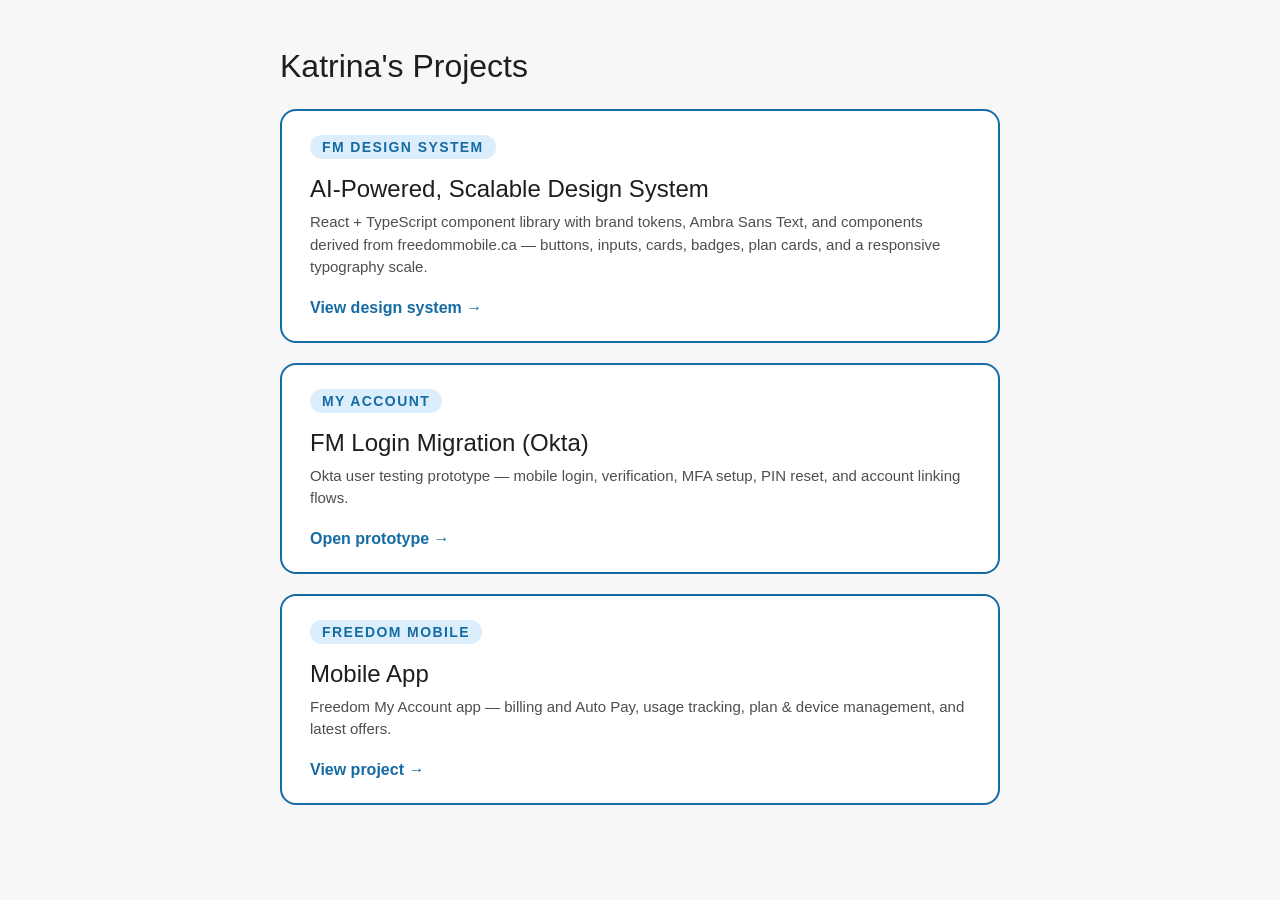
<file: index.html>
<!doctype html>
<html lang="en">
  <head>
    <meta charset="UTF-8" />
    <meta name="viewport" content="width=device-width, initial-scale=1.0" />
    <title>Katrina's Projects</title>
    <style>
      body {
        font-family: 'Ambra', 'Helvetica Neue', Helvetica, Arial, sans-serif;
        max-width: 720px;
        margin: 48px auto;
        padding: 0 24px;
        color: #1e1e1e;
        background: #f7f7f7;
      }
      h1 { font-weight: 500; margin-bottom: 24px; }
      .card { margin-bottom: 20px;
        background: #ffffff;
        border: 2px solid #156ba3;
        border-radius: 16px;
        padding: 24px 28px;
      }
      .card-tag {
        display: inline-block;
        background: #dceefc;
        color: #156ba3;
        font-size: 14px;
        font-weight: 700;
        letter-spacing: 1.4px;
        text-transform: uppercase;
        padding: 4px 12px;
        border-radius: 12px;
      }
      .card h2 {
        font-size: 24px;
        font-weight: 500;
        color: #1e1e1e;
        margin: 16px 0 8px;
      }
      .card p {
        font-size: 15px;
        line-height: 1.5;
        color: #4e4e4e;
        margin: 0 0 20px;
      }
      .card a {
        color: #156ba3;
        font-weight: 700;
        font-size: 16px;
        text-decoration: none;
      }
      .card a:hover { text-decoration: underline; }
    </style>
  </head>
  <body>
    <h1>Katrina's Projects</h1>
    <div class="card">
      <span class="card-tag">FM Design System</span>
      <h2>AI-Powered, Scalable Design System</h2>
      <p>
        React + TypeScript component library with brand tokens, Ambra Sans Text,
        and components derived from freedommobile.ca — buttons, inputs, cards,
        badges, plan cards, and a responsive typography scale.
      </p>
      <a href="/freedom-design-system/">View design system &rarr;</a>
    </div>
    <div class="card">
      <span class="card-tag">My Account</span>
      <h2>FM Login Migration (Okta)</h2>
      <p>
        Okta user testing prototype — mobile login, verification, MFA setup,
        PIN reset, and account linking flows.
      </p>
      <a href="/mobile-app/okta/">Open prototype &rarr;</a>
    </div>
    <div class="card">
      <span class="card-tag">Freedom Mobile</span>
      <h2>Mobile App</h2>
      <p>
        Freedom My Account app &mdash; billing and Auto Pay, usage tracking,
        plan &amp; device management, and latest offers.
      </p>
      <a href="/mobile-app/">View project &rarr;</a>
    </div>
  </body>
</html>
</file>
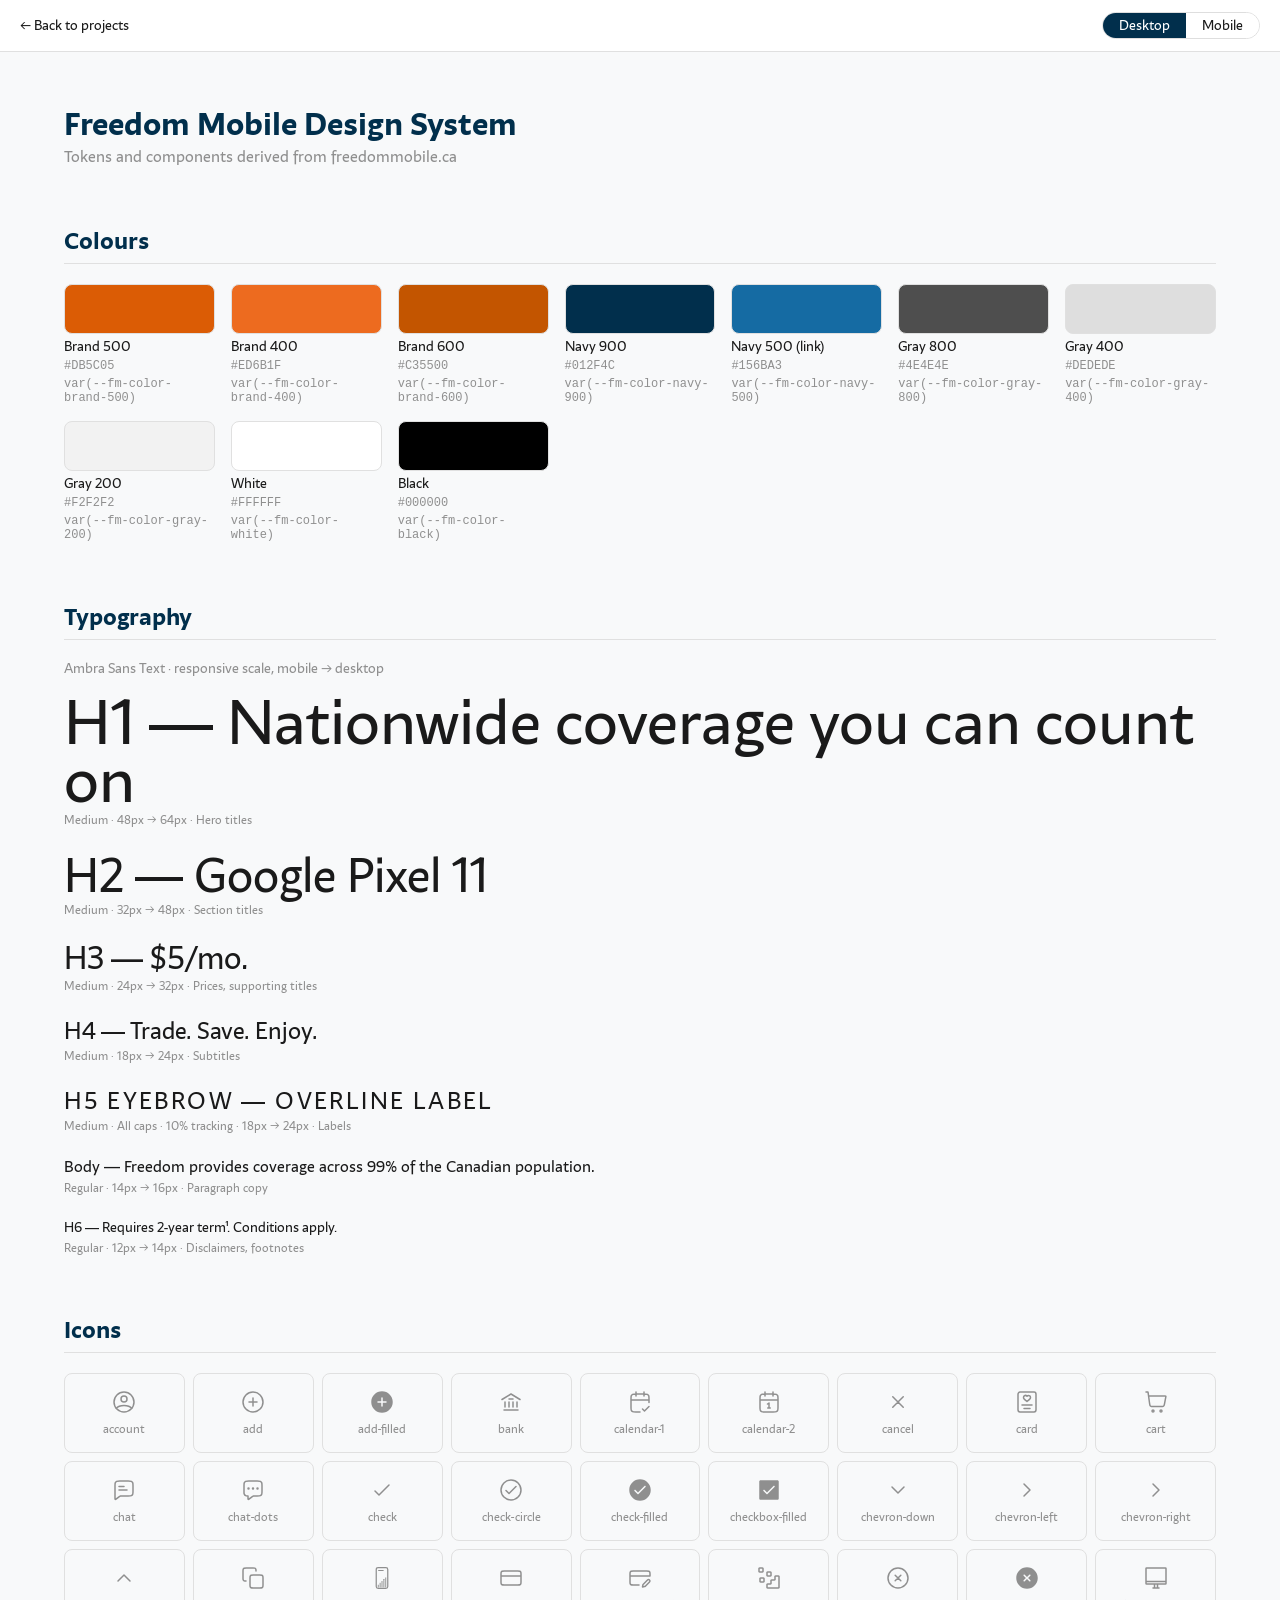
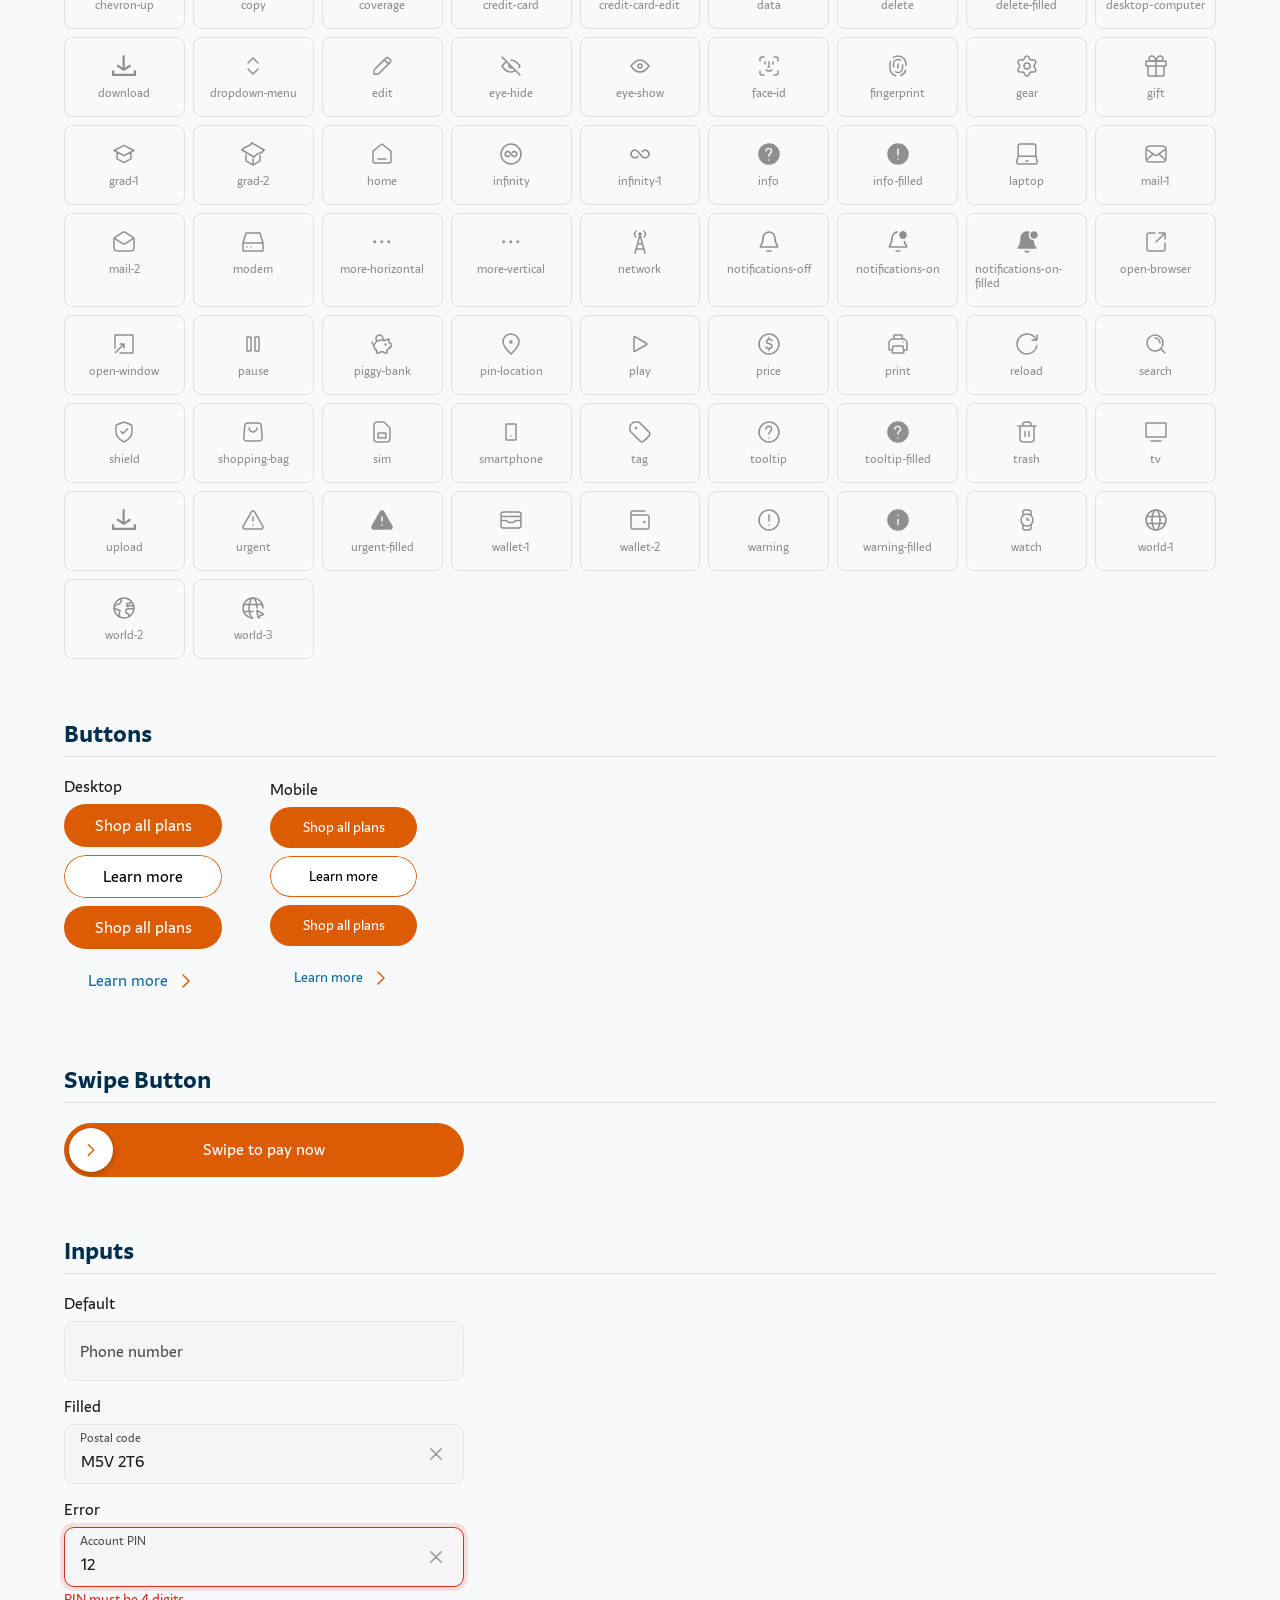
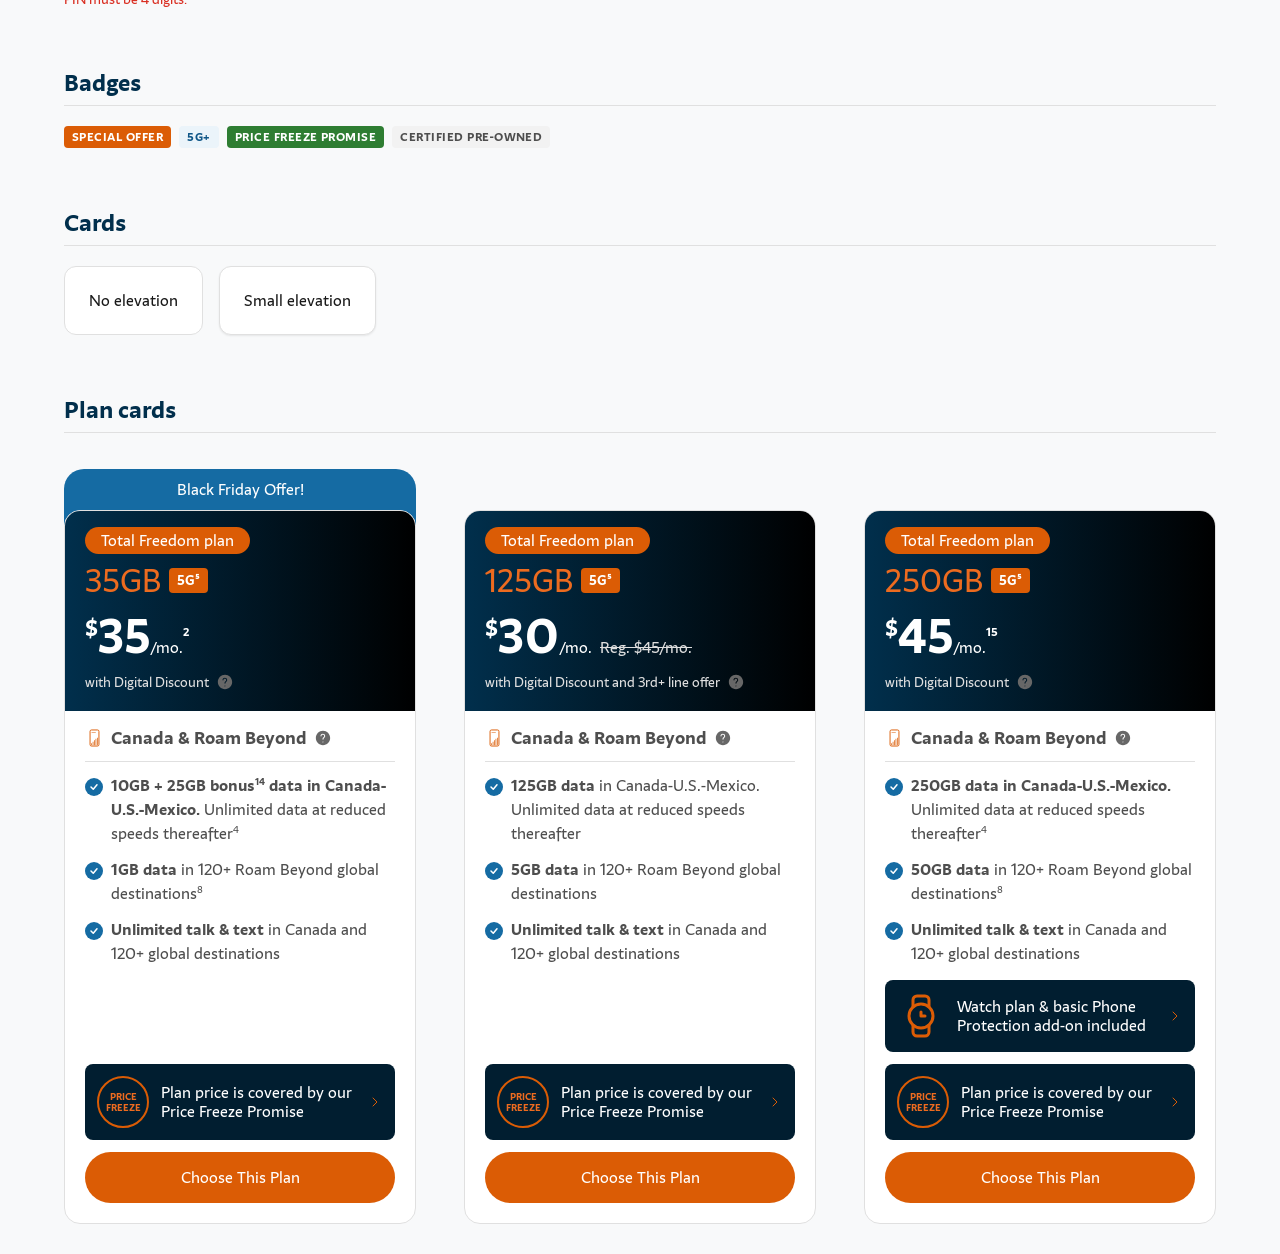
<file: freedom-design-system/index.html>
<!doctype html>
<html lang="en">
  <head>
    <meta charset="UTF-8" />
    <meta name="viewport" content="width=device-width, initial-scale=1.0" />
    <title>Freedom Mobile Design System</title>
    <style>
      .proto-header {
        background: #ffffff;
        border-bottom: 1px solid #dedede;
        padding: 12px 20px;
        display: flex;
        align-items: center;
        justify-content: space-between;
        font-family: 'Ambra', 'Helvetica Neue', Helvetica, Arial, sans-serif;
      }
      .proto-header a {
        color: #000000;
        text-decoration: none;
        font-size: 14px;
        font-weight: 500;
      }
      .proto-header a:hover { text-decoration: underline; }
      .proto-view-toggle {
        display: inline-flex;
        border: 1px solid #dedede;
        border-radius: 999px;
        overflow: hidden;
      }
      .proto-view-toggle button {
        border: none;
        background: #ffffff;
        color: #000000;
        font: inherit;
        font-size: 14px;
        padding: 4px 16px;
        cursor: pointer;
      }
      .proto-view-toggle button.active {
        background: #012f4c;
        color: #ffffff;
      }
      .proto-device {
        display: none;
        margin: 32px auto;
        width: 390px;
        height: 844px;
        border: 12px solid #1e1e1e;
        border-radius: 44px;
        overflow: hidden;
        position: relative;
        background: #ffffff;
        box-shadow: 0 24px 48px rgba(0, 0, 0, 0.18);
      }
      .proto-device::before {
        content: '';
        position: absolute;
        top: 0;
        left: 50%;
        transform: translateX(-50%);
        width: 140px;
        height: 26px;
        background: #1e1e1e;
        border-radius: 0 0 16px 16px;
        z-index: 2;
      }
      .proto-device iframe {
        width: 100%;
        height: calc(100% - 32px);
        margin-top: 32px;
        border: none;
      }
      body.proto-mobile #root { display: none; }
      body.proto-mobile .proto-device { display: block; }
      body.proto-frame .proto-header { display: none; }
    </style>
    <script type="module" crossorigin src="/freedom-design-system/assets/index-yBCDsJeX.js"></script>
    <link rel="stylesheet" crossorigin href="/freedom-design-system/assets/index-C5wumwsP.css">
  </head>
  <body>
    <header class="proto-header">
      <a href="/">&larr; Back to projects</a>
      <div class="proto-view-toggle">
        <button type="button" data-view="desktop" class="active">Desktop</button>
        <button type="button" data-view="mobile">Mobile</button>
      </div>
    </header>
    <div id="root"></div>
    <div class="proto-device"><iframe title="Mobile preview"></iframe></div>
    <script>
      (function () {
        if (new URLSearchParams(location.search).has('frame')) {
          document.body.classList.add('proto-frame');
          return;
        }
        var buttons = document.querySelectorAll('.proto-view-toggle button');
        var iframe = document.querySelector('.proto-device iframe');
        buttons.forEach(function (btn) {
          btn.addEventListener('click', function () {
            var mobile = btn.dataset.view === 'mobile';
            document.body.classList.toggle('proto-mobile', mobile);
            if (mobile && !iframe.src) {
              iframe.src = location.origin + location.pathname + '?frame=1';
            }
            buttons.forEach(function (b) { b.classList.toggle('active', b === btn); });
          });
        });
      })();
    </script>
  </body>
</html>
</file>
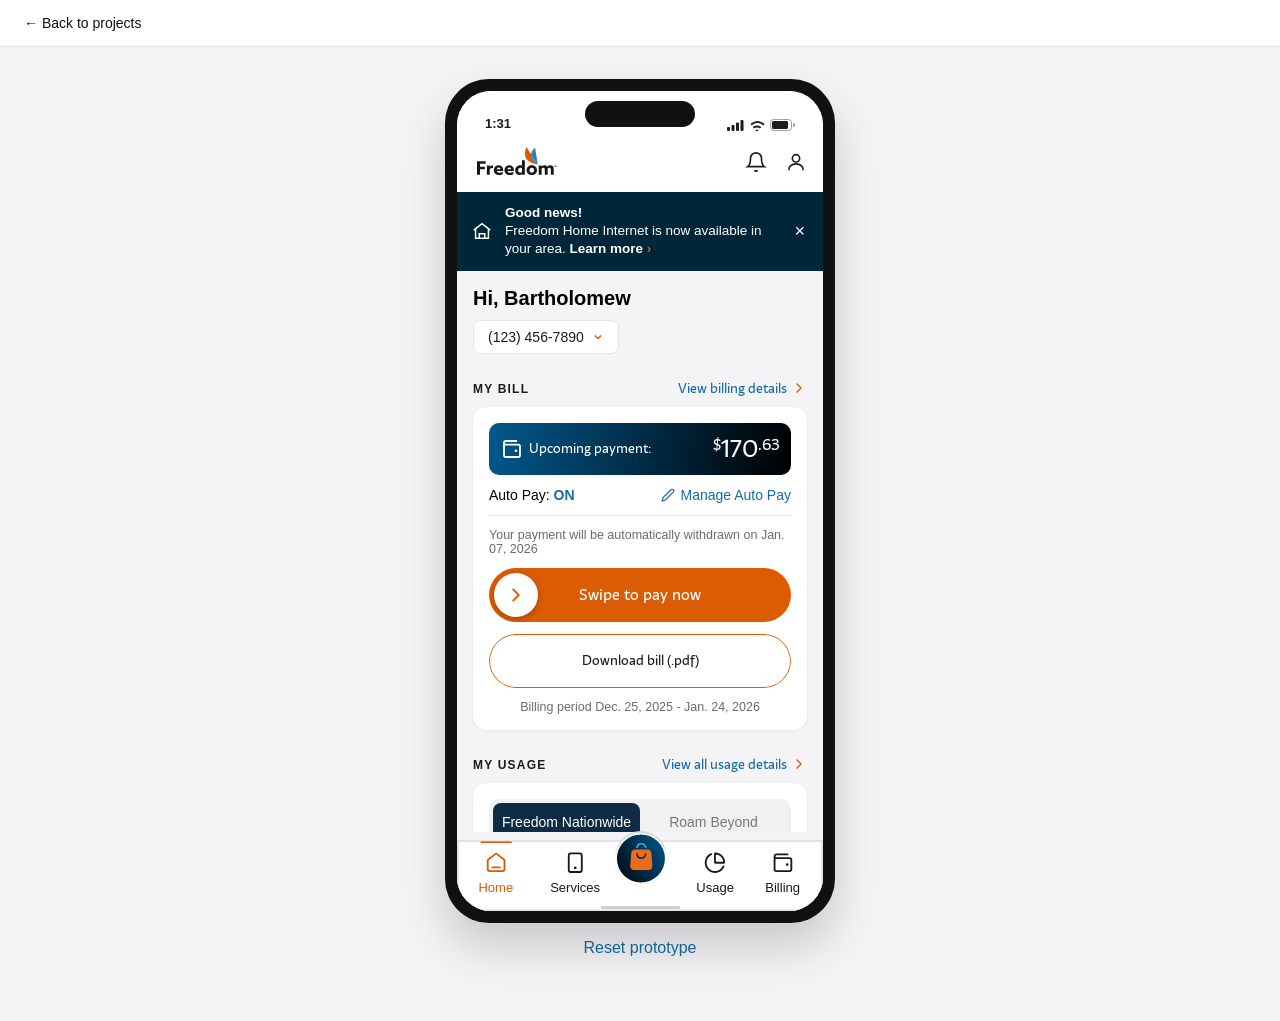
<file: mobile-app/index.html>
<!DOCTYPE html>
<html lang="en">
<head>
<meta charset="utf-8" />
<meta name="viewport" content="width=device-width, initial-scale=1" />
<title>Mobile App — Katrina's Projects</title>
<style>
  :root {
    --orange: #db5c05;
    --orange-dark: #b34a04;
    --navy: #0d2b45;
    --navy-deep: #00263a;
    --blue: #156ba3;
    --blue-dark: #0f5687;
    --ink: #1c1c1e;
    --grey: #6b6b6b;
    --line: #e5e5e5;
    --bg: #f4f4f6;
  }
  @font-face {
    font-family: 'Ambra Sans Text';
    src: url('assets/ambra-sans-text-book.woff2') format('woff2');
    font-weight: 300;
  }
  @font-face {
    font-family: 'Ambra Sans Text';
    src: url('assets/ambra-sans-text-regular.woff2') format('woff2');
    font-weight: 400;
  }
  @font-face {
    font-family: 'Ambra Sans Text';
    src: url('assets/ambra-sans-text-bold.woff2') format('woff2');
    font-weight: 700;
  }
  * { margin: 0; padding: 0; box-sizing: border-box; -webkit-tap-highlight-color: transparent; }
  button, input, select { font-family: inherit; }
  body {
    font-family: -apple-system, BlinkMacSystemFont, 'Segoe UI', Roboto, sans-serif;
    background: var(--bg);
    min-height: 100vh;
  }
  .proto-header {
    background: #fff; border-bottom: 1px solid var(--line);
    padding: 14px 24px;
  }
  .proto-header a { color: #111; text-decoration: none; font-size: 14px; font-weight: 500; }
  main { display: flex; align-items: center; justify-content: center; padding: 32px 16px 64px; }
  .proto-wrap { display: flex; flex-direction: column; align-items: center; gap: 16px; max-width: 100%; min-width: 0; }
  .device {
    width: 390px; height: 844px; background: #111; border-radius: 44px;
    padding: 12px; box-shadow: 0 24px 48px rgba(0,0,0,.18); position: relative;
  }
  .device::before {
    content: ''; position: absolute; top: 22px; left: 50%; transform: translateX(-50%);
    width: 110px; height: 26px; background: #111; border-radius: 16px; z-index: 5;
  }
  .screen {
    width: 100%; height: 100%; border-radius: 34px; overflow: hidden;
    background: var(--bg); display: flex; flex-direction: column; position: relative;
  }

  /* ===== App chrome ===== */
  .app-scroll { flex: 1; min-height: 0; overflow-y: auto; scrollbar-width: thin; }
  .statusbar {
    height: 44px; display: flex; align-items: flex-end; justify-content: space-between;
    padding: 0 28px 4px; font-size: 13px; font-weight: 600; color: var(--ink);
    background: #fff; flex-shrink: 0;
  }
  .statusbar .icons { display: flex; gap: 5px; align-items: center; }
  .app-header {
    background: #fff; padding: 8px 16px 12px; display: flex;
    align-items: center; justify-content: space-between; flex-shrink: 0;
  }
  .logo { height: 37px; width: auto; display: block; }
  .app-header .hicons { display: flex; gap: 18px; color: var(--ink); }
  .app-header svg { width: 22px; height: 22px; display: block; }

  /* ===== Banner ===== */
  .banner {
    background: var(--navy-deep); color: #fff; display: flex; align-items: center;
    gap: 12px; padding: 12px 14px; font-size: 13.5px; line-height: 1.35; flex-shrink: 0;
  }
  .banner svg { flex-shrink: 0; }
  .banner .msg { flex: 1; }
  .banner .msg strong { display: block; font-weight: 700; }
  .banner .msg a { color: #fff; font-weight: 600; text-decoration: none; white-space: nowrap; }
  .banner .msg a span { color: var(--orange); font-weight: 800; }
  .banner .close { background: none; border: none; color: #fff; font-size: 18px; cursor: pointer; padding: 4px; line-height: 1; }
  .banner.hidden { display: none; }

  /* ===== Content ===== */
  .view { padding: 16px 16px 24px; display: none; }
  .view.active { display: block; }
  .greet { font-size: 20px; font-weight: 600; margin-bottom: 10px; }
  .phone-picker {
    display: inline-flex; align-items: center; gap: 8px; background: #fff;
    border: 1px solid var(--line); border-radius: 8px; padding: 8px 14px;
    font-size: 14px; font-weight: 500; cursor: pointer; color: var(--ink);
    position: relative;
  }
  .phone-menu {
    position: absolute; top: calc(100% + 4px); left: 0; background: #fff;
    border: 1px solid var(--line); border-radius: 10px; box-shadow: 0 8px 24px rgba(0,0,0,.12);
    min-width: 180px; z-index: 20; display: none; overflow: hidden;
  }
  .phone-menu.open { display: block; }
  .phone-menu div { padding: 10px 14px; font-size: 14px; cursor: pointer; }
  .phone-menu div:hover { background: var(--bg); }
  .phone-menu div.sel { color: var(--blue); font-weight: 600; }

  .sec-head { display: flex; align-items: baseline; justify-content: space-between; margin: 26px 0 10px; }
  .sec-head h3 { font-size: 12px; letter-spacing: 1.2px; color: var(--ink); font-weight: 700; }
  .sec-head a { color: var(--blue); font-size: 14px; font-weight: 500; font-family: 'Ambra Sans Text', sans-serif; text-decoration: none; display: flex; align-items: center; gap: 4px; cursor: pointer; }
  .sec-head a::after {
    content: ''; width: 16px; height: 16px; background: var(--orange);
    -webkit-mask: url('assets/chevron-right.svg') center / contain no-repeat;
    mask: url('assets/chevron-right.svg') center / contain no-repeat;
  }

  .card {
    background: #fff; border-radius: 14px; padding: 16px;
    box-shadow: 0 1px 3px rgba(0,0,0,.06);
  }
  .card + .card { margin-top: 12px; }

  .bill-top {
    display: flex; align-items: center; justify-content: space-between; gap: 6px;
    padding: 12px; border-radius: 10px; margin-bottom: 12px; color: #fff;
    background: linear-gradient(-81deg, #000 0%, #00598e 100%);
    font-family: 'Ambra Sans Text', sans-serif;
  }
  .bill-top .lbl { font-size: 14px; font-weight: 500; line-height: 20px; display: flex; align-items: center; gap: 6px; }
  .bill-top .lbl img { width: 22px; height: 22px; }
  .bill-top .amt { font-size: 24px; font-weight: 500; line-height: 28px; white-space: nowrap; }
  .bill-top .amt sup { font-size: 15.5px; font-weight: 500; vertical-align: top; line-height: 1; position: relative; top: 2px; }
  .autopay { display: flex; align-items: center; justify-content: space-between; font-size: 14px; padding-bottom: 12px; border-bottom: 1px solid var(--line); }
  .autopay .on { color: var(--blue); font-weight: 700; }
  .autopay.off .on { color: var(--grey); }
  .autopay a { color: var(--blue); font-weight: 500; cursor: pointer; display: flex; align-items: center; gap: 5px; text-decoration: none; }
  .autopay svg { width: 14px; height: 14px; }
  .bill-note { font-size: 12.5px; color: var(--grey); margin: 12px 0; }

  /* swipe to pay */
  .swipe {
    position: relative; background: var(--orange); border-radius: 999px;
    height: 54px; display: flex; align-items: center; justify-content: center;
    color: #fff; font-weight: 600; font-size: 15px; overflow: hidden;
    padding: 0 55px;
    user-select: none; touch-action: none; margin-bottom: 12px;
  }
  .swipe.done { background: #1d7a3d; pointer-events: none; }
  .swipe .thumb {
    position: absolute; left: 5px; top: 5px; width: 44px; height: 44px;
    background: #fff; border-radius: 50%; display: flex; align-items: center; justify-content: center;
    color: var(--orange); font-size: 20px; font-weight: 800; cursor: grab;
    box-shadow: 0 2px 6px rgba(0,0,0,.25); z-index: 2;
  }
  .swipe.done .thumb { color: #1d7a3d; left: auto; right: 5px; }
  .swipe .fill { position: absolute; left: 0; top: 0; bottom: 0; background: rgba(255,255,255,.22); width: 0; }
  .swipe .hint {
    transition: opacity .2s;
    font-family: 'Ambra Sans Text', sans-serif;
    font-weight: 500;
    font-size: 16px;
    white-space: nowrap;
  }
  .swipe-chev {
    width: 22px; height: 22px; display: block; background-color: var(--orange);
    -webkit-mask: url('assets/chevron-right.svg') center / contain no-repeat;
    mask: url('assets/chevron-right.svg') center / contain no-repeat;
  }

  /* Buttons — match design system fm-button variants (mobile = 14px) */
  .btn-solid, .btn-outline {
    display: flex; align-items: center; justify-content: center;
    border: none; border-radius: 999px; font-weight: 500; font-size: 14px;
    font-family: 'Ambra Sans Text', sans-serif;
    padding: 12px 22px; cursor: pointer;
    background-size: 200% 200%; background-repeat: no-repeat;
    background-position: 0 0;
    transition: background-position 300ms ease, color 300ms ease;
  }
  .btn-solid {
    background-color: var(--orange); color: #fff;
    background-image: linear-gradient(to top, #000 50%, transparent 50%);
  }
  .btn-solid:hover { background-position: 0 100%; }
  .btn-outline {
    width: 100%; padding: 12px;
    background-color: #fff; color: var(--ink);
    background-image: linear-gradient(to top, var(--orange) 50%, transparent 50%);
    box-shadow: inset 0 0 0 1px var(--orange);
  }
  .btn-outline:hover { background-position: 0 100%; color: #fff; }
  @media (prefers-reduced-motion: reduce) {
    .btn-solid, .btn-outline { transition: none; }
  }
  .bill-period { text-align: center; font-size: 12.5px; color: var(--grey); margin-top: 12px; }

  /* usage */
  .seg {
    display: flex; background: #f1f1f1; border-radius: 10px; padding: 4px;
    margin-bottom: 18px;
  }
  .seg button {
    flex: 1; border: none; border-radius: 8px; padding: 11px 2px;
    font-size: 14px; font-weight: 400; background: none; color: #777;
    cursor: pointer; transition: all .15s;
  }
  .seg button.sel { background: var(--navy); color: #fff; }
  .usage-big { font-size: 26px; font-weight: 800; color: var(--navy); margin-bottom: 12px; }
  .usage-big span { font-size: 17px; font-weight: 600; color: var(--navy); }
  .bar { height: 14px; background: #ececec; border-radius: 99px; overflow: hidden; margin-bottom: 16px; }
  .bar i { display: block; height: 100%; border-radius: 99px; background: linear-gradient(90deg, var(--blue), var(--orange)); transition: width .4s ease; }
  .tiles { display: flex; gap: 10px; margin-bottom: 14px; }
  .tile { flex: 1; background: #f5f5f5; border-radius: 12px; padding: 14px 12px; }
  .tile b { display: block; font-size: 16px; color: var(--navy); margin-bottom: 2px; }
  .tile span { font-size: 12px; color: var(--grey); }
  .usage-note { font-size: 13px; color: var(--grey); margin-bottom: 0; padding-bottom: 14px; }
  .need { display: flex; align-items: center; justify-content: space-between; gap: 10px; border-top: 1px solid #e6e6e6; padding-top: 16px; }
  .need p { font-size: 14px; color: var(--orange); font-weight: 500; font-family: 'Ambra Sans Text', sans-serif; }
  #passBtn { height: 54px; padding: 0 26px; font-size: 14px; font-weight: 500; font-family: 'Ambra Sans Text', sans-serif; flex-shrink: 0; }

  /* services */
  .svc { margin-bottom: 10px; display: flex; flex-direction: column; }
  .svc .lbl { font-size: 12px; letter-spacing: 1px; color: var(--grey); font-weight: 700; margin-bottom: 6px; }
  .svc h4 { font-size: 15.5px; font-weight: 700; margin-bottom: 2px; }
  .svc .price { font-size: 17px; font-weight: 800; margin: 6px 0 2px; }
  .svc p { font-size: 12.5px; color: var(--grey); line-height: 1.5; margin-bottom: 14px; }
  .svc .btn-outline { margin-top: auto; font-size: 14px; padding: 11px; }
  .two-col { display: flex; gap: 12px; }
  .two-col .card { flex: 1; margin-top: 0; }

  /* offers */
  .offers { display: flex; gap: 8px; overflow-x: auto; scrollbar-width: none; margin: 0 -16px; padding: 0 16px; scroll-snap-type: x mandatory; }
  .offers::-webkit-scrollbar { display: none; }
  .offer-dots { display: flex; justify-content: center; gap: 6px; margin-top: 12px; }
  .offer-dots i { display: block; width: 14px; height: 14px; border-radius: 7px; background: #d4d4d4 content-box; padding: 4px; transition: all .2s; cursor: pointer; }
  .offer-dots i.on { background: var(--orange) content-box; width: 26px; border-radius: 7px; }
  .offer {
    min-width: 275px; max-width: 275px; background: #fff; border: 1px solid #e4e4e4;
    border-radius: 20px; overflow: hidden; padding: 16px; cursor: pointer; flex-shrink: 0; scroll-snap-align: start;
    display: flex; flex-direction: column; gap: 16px;
  }
  .offer .img { height: 105px; border-radius: 10px 10px 0 0; overflow: hidden; background: #f6f6f8; display: flex; align-items: center; justify-content: center; }
  .offer .img img { width: 100%; height: 100%; object-fit: cover; object-position: center; }
  .offer .img.promo { background: linear-gradient(100deg, #00598e, #000); color: #fff; font-family: 'Ambra Sans Text', sans-serif; font-size: 15px; font-weight: 500; text-align: center; padding: 0 20px; }
  .offer .body { display: flex; flex-direction: column; gap: 4px; flex: 1; }
  .offer .tag { font-size: 12px; letter-spacing: 1.2px; color: var(--orange); font-weight: 400; text-transform: uppercase; }
  .offer h4 { font-size: 18px; font-weight: 500; line-height: 24px; color: #191919; }
  .offer p { font-size: 14px; color: #666; line-height: 20px; flex: 1; }
  .offer .btn-solid { width: 100%; height: 44px; font-size: 14px; padding: 6px 8px; }

  /* bottom nav — pixel-matched to Figma node 5091:3936 */
  .bottom-nav {
    flex-shrink: 0; position: relative; height: calc(85px * var(--nav-scale, 0.9313));
  }
  .nav-inner {
    position: absolute; left: 0; top: 0; width: 393px; height: 85px;
    transform: scale(var(--nav-scale, 0.9313)); transform-origin: top left;
  }
  .nav-bg {
    position: absolute; left: 0; top: 0; width: 100%; height: 85px; display: block;
  }
  .nb {
    position: absolute; top: 12.5px; padding: 8px;
    display: flex; flex-direction: column; gap: 4px; align-items: center;
    background: none; border: none; cursor: pointer; font-family: inherit;
  }
  .nb .ni {
    width: 24px; height: 24px; display: block;
    -webkit-mask-size: contain; mask-size: contain;
    -webkit-mask-position: center; mask-position: center;
    -webkit-mask-repeat: no-repeat; mask-repeat: no-repeat;
    background-color: #191919;
  }
  .nb.sel .ni { background-color: var(--orange); }
  .nb span { font-size: 14px; line-height: 20px; color: #191919; font-weight: 400; }
  .nb.sel span { color: var(--orange); }
  .ni-home    { -webkit-mask-image: url('assets/icon-home.svg'); mask-image: url('assets/icon-home.svg'); }
  .ni-services{ -webkit-mask-image: url('assets/icon-services.svg'); mask-image: url('assets/icon-services.svg'); }
  .ni-usage   { -webkit-mask-image: url('assets/icon-usage.svg'); mask-image: url('assets/icon-usage.svg'); }
  .ni-billing { -webkit-mask-image: url('assets/icon-billing.svg'); mask-image: url('assets/icon-billing.svg'); }
  .nav-shop {
    position: absolute; left: 170px; top: -1.5px; width: 55px; height: 55px;
    border: none; background: none; cursor: pointer; padding: 0;
  }
  .nav-shop img { position: absolute; display: block; }
  .nav-shop .ring { left: 0; top: 0; width: 55px; height: 53px; }
  .nav-shop .bag { left: 0; top: 2px; width: 55px; height: 55px; }
  .nav-dash {
    position: absolute; top: 10px; width: 34px; height: 2px; display: block;
    transition: left .2s ease;
  }
  .nav-homebar {
    position: absolute; left: 50%; transform: translateX(-50%);
    top: 79px; width: 85px; height: 4px; display: block;
  }

  /* sub pages */
  .sub-head { display: flex; align-items: center; gap: 12px; margin: 4px 0 14px; }
  .sub-head h2 { font-size: 18px; font-weight: 700; }
  .kv { display: flex; justify-content: space-between; padding: 12px 0; border-bottom: 1px solid var(--line); font-size: 14px; }
  .kv:last-child { border: none; }
  .kv .k { color: var(--grey); }
  .kv .v { font-weight: 600; }
  .row-link {
    display: flex; align-items: center; justify-content: space-between; width: 100%;
    padding: 14px 0; background: none; border: none; border-bottom: 1px solid var(--line);
    font-size: 15px; font-weight: 500; color: var(--ink); cursor: pointer; text-align: left;
    font-family: inherit;
  }
  .row-link::after { content: '›'; color: var(--orange); font-size: 18px; font-weight: 700; }
  .plan-opt {
    display: flex; align-items: center; justify-content: space-between;
    padding: 14px; border: 1.5px solid var(--line); border-radius: 12px; margin-top: 10px;
    cursor: pointer; background: #fff;
  }
  .plan-opt.sel { border-color: var(--orange); background: #fdf6f0; }
  .plan-opt b { font-size: 14.5px; }
  .plan-opt span { font-size: 13px; color: var(--grey); display: block; }
  .plan-opt .p { font-weight: 800; font-size: 16px; white-space: nowrap; }
  .switch { position: relative; width: 46px; height: 26px; flex-shrink: 0; cursor: pointer; }
  .switch input { display: none; }
  .switch i {
    position: absolute; inset: 0; background: #ccc; border-radius: 99px; transition: .2s;
  }
  .switch i::after {
    content: ''; position: absolute; top: 3px; left: 3px; width: 20px; height: 20px;
    background: #fff; border-radius: 50%; transition: .2s; box-shadow: 0 1px 3px rgba(0,0,0,.3);
  }
  .switch input:checked + i { background: #1d7a3d; }
  .switch input:checked + i::after { left: 23px; }
  .hist-row { display: flex; justify-content: space-between; align-items: center; padding: 13px 0; border-bottom: 1px solid var(--line); font-size: 14px; }
  .hist-row .d { font-weight: 600; }
  .hist-row .a { font-weight: 700; }
  .hist-row button { background: none; border: none; color: var(--blue); font-size: 18px; cursor: pointer; padding: 2px 6px; }

  .reset-proto {
    display: inline-flex; align-items: center; gap: 6px;
    border: none; background: none; padding: 0; cursor: pointer;
    color: var(--blue); font-size: 16px; font-weight: 500; font-family: inherit;
  }
  .reset-proto:hover { color: var(--blue-dark); text-decoration: underline; }
  .reset-proto .chev {
    width: 24px; height: 24px; display: block; background-color: var(--orange);
    -webkit-mask: url('assets/chevron-right.svg') center / contain no-repeat;
    mask: url('assets/chevron-right.svg') center / contain no-repeat;
  }

  .toast {
    position: absolute; left: 50%; bottom: 96px; transform: translateX(-50%) translateY(20px);
    background: var(--ink); color: #fff; font-size: 13.5px; padding: 10px 18px;
    border-radius: 99px; opacity: 0; transition: all .25s; z-index: 30; white-space: nowrap;
    pointer-events: none;
  }
  .toast.show { opacity: 1; transform: translateX(-50%) translateY(0); }

  /* phone: concept intro + scaled interactive frame */
  .proto-intro { display: none; }
  @media (max-width: 460px) {
    .proto-header { height: 48px; padding: 0 16px; display: flex; align-items: center; }
    main { padding: 20px 16px 32px; }
    .proto-wrap { width: 100%; gap: 20px; }
    .proto-intro { display: flex; flex-direction: column; gap: 8px; width: 100%; font-family: 'Ambra Sans Text', sans-serif; }
    .proto-tag {
      align-self: flex-start; font-size: 12px; letter-spacing: 1.2px; text-transform: uppercase;
      color: var(--orange); border: 1px solid var(--orange); border-radius: 999px; padding: 3px 10px;
    }
    .proto-intro h1 { font-size: 24px; line-height: 28px; font-weight: 500; color: #191919; }
    .proto-intro p { font-size: 14px; line-height: 20px; color: #666; }
    .device-fit { width: calc(390px * var(--fit, 1)); height: calc(844px * var(--fit, 1)); }
    .device-fit .device { transform: scale(var(--fit, 1)); transform-origin: top left; }

    .screen { -webkit-user-select: none; user-select: none; -webkit-touch-callout: none; }
  }
  @media (max-width: 760px) { main { flex-direction: column; gap: 24px; } }
</style>
</head>
<body>
<header class="proto-header">
  <a href="/">&larr; Back to projects</a>
</header>
<main>
  <div class="proto-wrap">
  <div class="proto-intro">
    <span class="proto-tag">Concept prototype</span>
    <h1>Freedom Mobile App</h1>
    <p>A concept for the Freedom My Account app: billing and Auto Pay, usage, plan and device management, and offers. This is a design prototype, not a live app.</p>
  </div>
  <div class="device-fit">
  <div class="device">
    <div class="screen">

      <div class="statusbar">
        <span id="clock">9:41</span>
        <span class="icons">
          <svg width="17" height="11" viewBox="0 0 17 11" fill="currentColor"><rect x="0" y="7" width="3" height="4" rx="1"/><rect x="4.5" y="5" width="3" height="6" rx="1"/><rect x="9" y="2.5" width="3" height="8.5" rx="1"/><rect x="13.5" y="0" width="3" height="11" rx="1"/></svg>
          <svg width="16" height="11" viewBox="0 0 16 11" fill="currentColor"><path d="M8 9.5a1.5 1.5 0 1 1 0 3 1.5 1.5 0 0 1 0-3zM8 5.5c1.7 0 3.2.6 4.3 1.7l-1.4 1.4A4.1 4.1 0 0 0 8 7.5c-1.1 0-2.1.4-2.9 1.1L3.7 7.2A6 6 0 0 1 8 5.5zM8 1c2.9 0 5.6 1.1 7.6 3l-1.4 1.4A8.1 8.1 0 0 0 8 3C6 3 4.1 3.9 2.8 5.4L1.4 4A11.3 11.3 0 0 1 8 1z"/></svg>
          <svg width="25" height="12" viewBox="0 0 25 12" fill="none"><rect x="0.5" y="0.5" width="21" height="11" rx="3" stroke="currentColor" opacity=".4"/><rect x="2" y="2" width="16" height="8" rx="1.5" fill="currentColor"/><rect x="23" y="4" width="2" height="4" rx="1" fill="currentColor" opacity=".4"/></svg>
        </span>
      </div>

      <div class="app-header">
        <img class="logo" src="assets/freedom-logo.svg" alt="Freedom" />
        <div class="hicons">
          <svg viewBox="0 0 24 24" fill="none" stroke="currentColor" stroke-width="1.8"><path d="M18 8a6 6 0 1 0-12 0c0 7-3 9-3 9h18s-3-2-3-9"/><path d="M13.7 21a2 2 0 0 1-3.4 0"/></svg>
          <svg viewBox="0 0 24 24" fill="none" stroke="currentColor" stroke-width="1.8"><circle cx="12" cy="8" r="4"/><path d="M4 21c0-4 3.5-7 8-7s8 3 8 7"/></svg>
        </div>
      </div>

      <div class="banner" id="banner">
        <svg width="22" height="22" viewBox="0 0 24 24" fill="none" stroke="currentColor" stroke-width="1.6"><path d="M3 11l9-7 9 7"/><path d="M5 10v10h14V10"/><path d="M9 20v-5h6v5"/></svg>
        <div class="msg"><strong>Good news!</strong> Freedom Home Internet is now available in your area. <a href="#" onclick="toast('Opening Home Internet offers');return false">Learn more <span>›</span></a></div>
        <button class="close" onclick="document.getElementById('banner').classList.add('hidden');state.banner=false;save()" aria-label="Dismiss">×</button>
      </div>

      <div class="app-scroll">

        <!-- ============ HOME ============ -->
        <section class="view active" id="v-home">
          <p class="greet">Hi, Bartholomew</p>
          <div class="phone-picker" id="phonePicker" onclick="event.stopPropagation();document.getElementById('phoneMenu').classList.toggle('open')">
            <span id="phoneNum">(123) 456-7890</span>
            <svg width="12" height="12" viewBox="0 0 24 24" fill="none" stroke="#db5c05" stroke-width="3"><path d="M6 9l6 6 6-6"/></svg>
            <div class="phone-menu" id="phoneMenu">
              <div class="sel" onclick="pickPhone('(123) 456-7890', this)">(123) 456-7890</div>
              <div onclick="pickPhone('(647) 555-0142', this)">(647) 555-0142</div>
            </div>
          </div>

          <div class="sec-head"><h3>MY BILL</h3><a onclick="go('billing')">View billing details</a></div>
          <div class="card">
            <div class="bill-top">
              <span class="lbl"><img src="assets/icon-wallet.svg" alt="">Upcoming payment:</span>
              <span class="amt" id="billAmt"><sup>$</sup>170<sup>.63</sup></span>
            </div>
            <div class="autopay" id="autopayRow">
              <span>Auto Pay: <b class="on" id="autopayState">ON</b></span>
              <a onclick="toggleAutopay()"><svg viewBox="0 0 24 24" fill="none" stroke="currentColor" stroke-width="2"><path d="M17 3a2.8 2.8 0 1 1 4 4L7.5 20.5 2 22l1.5-5.5z"/></svg>Manage Auto Pay</a>
            </div>
            <p class="bill-note" id="autopayNote">Your payment will be automatically withdrawn on Jan. 07, 2026</p>
            <div class="swipe" id="swipe">
              <div class="fill" id="swipeFill"></div>
              <div class="thumb" id="swipeThumb"><i class="swipe-chev"></i></div>
              <span class="hint" id="swipeHint">Swipe to pay now</span>
            </div>
            <button class="btn-outline" style="height:54px" onclick="toast('Bill downloaded as PDF')">Download bill (.pdf)</button>
            <p class="bill-period">Billing period Dec. 25, 2025 - Jan. 24, 2026</p>
          </div>

          <div class="sec-head"><h3>MY USAGE</h3><a onclick="go('usage')">View all usage details</a></div>
          <div class="card">
            <div class="seg">
              <button class="sel" id="segNat" onclick="seg('nat')">Freedom Nationwide</button>
              <button id="segRoam" onclick="seg('roam')">Roam Beyond</button>
            </div>
            <div class="usage-big"><span id="usageUsed">45GB used</span><span id="usageTotal"> / 50GB total</span></div>
            <div class="bar"><i id="usageBar" style="width:90%"></i></div>
            <div class="tiles">
              <div class="tile"><b id="t1">63 MIN</b><span>Unlimited Talk</span></div>
              <div class="tile"><b id="t2">1000</b><span>Unlimited Text</span></div>
              <div class="tile"><b id="t3">0 GB</b><span>Roaming</span></div>
            </div>
            <p class="usage-note" id="resetNote">Your plan data will reset in 11 day(s).</p>
            <div class="need">
              <p>Need more data?</p>
              <button class="btn-solid" id="passBtn" onclick="addPass()">Add a one-time pass</button>
            </div>
          </div>

          <div class="sec-head"><h3>MY SERVICES</h3><a onclick="go('services')">View service details</a></div>
          <div class="two-col">
            <div class="card svc">
              <div class="lbl">MY PLAN</div>
              <h4 id="planName">Can-U.S.-Mex 50GB + 5G</h4>
              <div class="price" id="planPrice">$45/mo.</div>
              <p>Activation date: Sep. 25, 2019</p>
              <button class="btn-outline" onclick="go('services')">Change plan</button>
            </div>
            <div class="card svc">
              <div class="lbl">MY DEVICE</div>
              <h4>You brought your own device</h4>
              <div class="price">$0/mo.</div>
              <p>You may be eligible for a hardware upgrade.</p>
              <button class="btn-outline" onclick="go('shop')">Shop devices</button>
            </div>
          </div>

          <div class="sec-head"><h3>LATEST OFFERS</h3><a onclick="go('shop')">View all offers</a></div>
          <div class="offers" id="homeOffers"></div>
          <div class="offer-dots" id="offerDots"></div>
        </section>

        <!-- ============ SERVICES ============ -->
        <section class="view" id="v-services">
          <div class="sub-head"><h2>My Services</h2></div>
          <div class="card svc">
            <div class="lbl">MY PLAN</div>
            <h4 id="svcPlanName">Can-U.S.-Mex 50GB + 5G</h4>
            <div class="price" id="svcPlanPrice">$45/mo.</div>
            <div class="kv"><span class="k">Activation date</span><span class="v">Sep. 25, 2019</span></div>
            <div class="kv"><span class="k">Data</span><span class="v" id="svcData">50GB + 5G</span></div>
            <div class="kv"><span class="k">Coverage</span><span class="v">Canada-U.S.-Mexico</span></div>
            <div class="kv"><span class="k">Talk &amp; Text</span><span class="v">Unlimited</span></div>
          </div>
          <div class="card">
            <div class="lbl" style="font-size:12px;letter-spacing:1px;color:var(--grey);font-weight:700;margin-bottom:8px">ADD-ONS</div>
            <button class="row-link" onclick="toast('Watch plan details')">Watch plan</button>
            <button class="row-link" onclick="toast('Phone Protection details')">Basic Phone Protection</button>
            <button class="row-link" onclick="toast('Manage add-ons')">Manage add-ons</button>
          </div>
          <div class="card">
            <div class="lbl" style="font-size:12px;letter-spacing:1px;color:var(--grey);font-weight:700;margin-bottom:4px">CHANGE PLAN</div>
            <div class="plan-opt sel" data-p="Can-U.S.-Mex 50GB + 5G|$45/mo.|50GB + 5G" onclick="pickPlan(this)">
              <div><b>Can-U.S.-Mex 50GB + 5G</b><span>Canada-U.S.-Mexico</span></div><span class="p">$45/mo.</span>
            </div>
            <div class="plan-opt" data-p="Total Freedom 125GB|$55/mo.|125GB + 5G" onclick="pickPlan(this)">
              <div><b>Total Freedom 125GB</b><span>Nationwide + Roam Beyond</span></div><span class="p">$55/mo.</span>
            </div>
            <div class="plan-opt" data-p="Total Freedom 250GB|$75/mo.|250GB + 5G" onclick="pickPlan(this)">
              <div><b>Total Freedom 250GB</b><span>Nationwide + Roam Beyond</span></div><span class="p">$75/mo.</span>
            </div>
            <button class="btn-solid" style="width:100%;margin-top:14px" onclick="applyPlan()">Confirm change</button>
          </div>
        </section>

        <!-- ============ SHOP ============ -->
        <section class="view" id="v-shop">
          <div class="sub-head"><h2>Shop</h2></div>
          <div class="offers" id="shopOffers" style="flex-wrap:wrap;overflow:visible"></div>
        </section>

        <!-- ============ USAGE ============ -->
        <section class="view" id="v-usage">
          <div class="sub-head"><h2>Usage Details</h2></div>
          <div class="card">
            <div class="seg">
              <button class="sel" id="segNat2" onclick="seg('nat')">Freedom Nationwide</button>
              <button id="segRoam2" onclick="seg('roam')">Roam Beyond</button>
            </div>
            <div class="usage-big"><span id="usageUsed2">45GB used</span><span id="usageTotal2"> / 50GB total</span></div>
            <div class="bar"><i id="usageBar2" style="width:90%"></i></div>
            <div class="kv"><span class="k">Data used</span><span class="v" id="dUsed">45 GB</span></div>
            <div class="kv"><span class="k">Data remaining</span><span class="v" id="dLeft">5 GB</span></div>
            <div class="kv"><span class="k">Talk minutes</span><span class="v" id="dTalk">63 min (Unlimited)</span></div>
            <div class="kv"><span class="k">Texts sent</span><span class="v" id="dText">1000 (Unlimited)</span></div>
            <div class="kv"><span class="k">Roaming data</span><span class="v" id="dRoam">0 GB</span></div>
            <p class="usage-note" style="margin-top:12px" id="resetNote2">Your plan data will reset in 11 day(s).</p>
            <div class="need">
              <p>Need more data?</p>
              <button class="btn-solid" onclick="addPass()">Add a one-time pass</button>
            </div>
          </div>
        </section>

        <!-- ============ BILLING ============ -->
        <section class="view" id="v-billing">
          <div class="sub-head"><h2>Billing</h2></div>
          <div class="card">
            <div class="bill-top">
              <span class="lbl"><img src="assets/icon-wallet.svg" alt="">Upcoming payment:</span>
              <span class="amt" id="billAmt2"><sup>$</sup>170<sup>.63</sup></span>
            </div>
            <div class="kv"><span class="k">Due date</span><span class="v">Jan. 07, 2026</span></div>
            <div class="kv"><span class="k">Billing period</span><span class="v">Dec. 25 – Jan. 24</span></div>
            <div class="kv"><span class="k">Auto Pay</span><span class="v" id="autopayState2">ON</span>
              <label class="switch"><input type="checkbox" id="autopaySwitch" checked onchange="setAutopay(this.checked)"><i></i></label>
            </div>
            <button class="btn-solid" style="width:100%;margin-top:12px" onclick="toast('Payment method updated')">Update payment method</button>
          </div>
          <div class="card">
            <div class="lbl" style="font-size:12px;letter-spacing:1px;color:var(--grey);font-weight:700;margin-bottom:4px">PAYMENT METHOD</div>
            <div class="kv"><span class="k">Card</span><span class="v">Visa •••• 4242</span></div>
            <div class="kv"><span class="k">Cardholder</span><span class="v">B. Simpson</span></div>
          </div>
          <div class="card">
            <div class="lbl" style="font-size:12px;letter-spacing:1px;color:var(--grey);font-weight:700;margin-bottom:4px">BILL HISTORY</div>
            <div class="hist-row"><span class="d">Dec. 2025</span><span><span class="a">$170.63</span> <button onclick="toast('December bill downloaded')"><svg width="14" height="14" viewBox="0 0 24 24" fill="none" stroke="currentColor" stroke-width="2.5"><path d="M12 3v13m0 0l-5-5m5 5l5-5M4 21h16"/></svg></button></span></div>
            <div class="hist-row"><span class="d">Nov. 2025</span><span><span class="a">$170.63</span> <button onclick="toast('November bill downloaded')"><svg width="14" height="14" viewBox="0 0 24 24" fill="none" stroke="currentColor" stroke-width="2.5"><path d="M12 3v13m0 0l-5-5m5 5l5-5M4 21h16"/></svg></button></span></div>
            <div class="hist-row"><span class="d">Oct. 2025</span><span><span class="a">$164.20</span> <button onclick="toast('October bill downloaded')"><svg width="14" height="14" viewBox="0 0 24 24" fill="none" stroke="currentColor" stroke-width="2.5"><path d="M12 3v13m0 0l-5-5m5 5l5-5M4 21h16"/></svg></button></span></div>
            <div class="hist-row" style="border:none"><span class="d">Sep. 2025</span><span><span class="a">$164.20</span> <button onclick="toast('September bill downloaded')"><svg width="14" height="14" viewBox="0 0 24 24" fill="none" stroke="currentColor" stroke-width="2.5"><path d="M12 3v13m0 0l-5-5m5 5l5-5M4 21h16"/></svg></button></span></div>
          </div>
        </section>

      </div>

      <!-- bottom nav -->
      <nav class="bottom-nav">
        <div class="nav-inner">
        <img class="nav-bg" src="assets/union.svg" alt="" />
        <img class="nav-dash" id="navDash" src="assets/line-active.svg" alt="" />
        <button class="nb sel" data-v="home" style="left:15px" onclick="go('home')">
          <i class="ni ni-home"></i><span>Home</span>
        </button>
        <button class="nb" data-v="services" style="left:92px" onclick="go('services')">
          <i class="ni ni-services"></i><span>Services</span>
        </button>
        <button class="nav-shop" data-v="shop" onclick="go('shop')" aria-label="Shop">
          <img class="ring" src="assets/ellipse.svg" alt="" />
          <img class="bag" src="assets/more.svg" alt="" />
        </button>
        <button class="nb" data-v="usage" style="left:249px" onclick="go('usage')">
          <i class="ni ni-usage"></i><span>Usage</span>
        </button>
        <button class="nb" data-v="billing" style="left:323px" onclick="go('billing')">
          <i class="ni ni-billing"></i><span>Billing</span>
        </button>
        <img class="nav-homebar" src="assets/line-indicator.svg" alt="" />
        </div>
      </nav>

      <div class="toast" id="toast"></div>
    </div>
  </div>
  </div>
  <button class="reset-proto" onclick="resetProto()">Reset prototype</button>
  </div>
</main>

<script>
const $ = id => document.getElementById(id);

/* ---------- persisted state ---------- */
const SKEY = 'fm-proto-state';
const state = { paid: false, autopay: true, passes: 0, plan: null, banner: true, phone: '(123) 456-7890' };
function save() { localStorage.setItem(SKEY, JSON.stringify(state)); }
function loadState() {
  try { Object.assign(state, JSON.parse(localStorage.getItem(SKEY)) || {}); } catch (e) {}
}
function resetProto() { localStorage.removeItem(SKEY); location.reload(); }

/* ---------- phone presentation: scaled frame ---------- */
const phoneMQ = matchMedia('(max-width: 460px)');
window.uiScale = 1;
function fitDevice() {
  const s = phoneMQ.matches ? Math.min(1, document.querySelector('.proto-wrap').clientWidth / 390) : 1;
  document.documentElement.style.setProperty('--fit', s);
  window.uiScale = s;
  if (typeof fitNav === 'function') fitNav();
}
addEventListener('resize', fitDevice);

let toastTimer;
function toast(msg) {
  const t = $('toast'); t.textContent = msg; t.classList.add('show');
  clearTimeout(toastTimer); toastTimer = setTimeout(() => t.classList.remove('show'), 2200);
}

/* ---------- nav ---------- */
function fitNav() {
  const nav = document.querySelector('.bottom-nav');
  nav.style.setProperty('--nav-scale', nav.clientWidth / 393);
}
fitNav();
addEventListener('resize', fitNav);
function go(v) {
  const changing = !document.querySelector('.view.active') || document.querySelector('.view.active').id !== 'v-' + v;
  document.querySelectorAll('.view').forEach(el => el.classList.remove('active'));
  $('v-' + v).classList.add('active');
  document.querySelectorAll('.bottom-nav button').forEach(b => b.classList.toggle('sel', b.dataset.v === v));
  const selBtn = document.querySelector('.bottom-nav button.sel');
  if (selBtn && selBtn.classList.contains('nb')) {
    $('navDash').style.display = 'block';
    $('navDash').style.left = (selBtn.offsetLeft + selBtn.offsetWidth / 2 - 17) + 'px';
  } else { $('navDash').style.display = 'none'; }
  if (changing) document.querySelector('.app-scroll').scrollTop = 0;
}

/* ---------- phone picker ---------- */
function pickPhone(num, el) {
  $('phoneNum').textContent = num;
  el.parentElement.querySelectorAll('div').forEach(d => d.classList.remove('sel'));
  el.classList.add('sel');
  $('phoneMenu').classList.remove('open');
  state.phone = num;
  save();
  toast('Switched to ' + num);
}
document.addEventListener('click', () => $('phoneMenu').classList.remove('open'));

/* ---------- autopay ---------- */
function setAutopay(on, quiet) {
  state.autopay = on;
  $('autopayState').textContent = on ? 'ON' : 'OFF';
  $('autopayState2').textContent = on ? 'ON' : 'OFF';
  $('autopaySwitch').checked = on;
  $('autopayNote').textContent = on
    ? 'Your payment will be automatically withdrawn on Jan. 07, 2026'
    : 'Auto Pay is off — pay your bill manually by Jan. 07, 2026';
  if (!quiet) { toast('Auto Pay turned ' + (on ? 'ON' : 'OFF')); save(); }
}
function toggleAutopay() { setAutopay(!state.autopay); }

/* ---------- swipe to pay ---------- */
const swipe = $('swipe'), thumb = $('swipeThumb'), fill = $('swipeFill'), hint = $('swipeHint');
let dragging = false, startX = 0, cur = 0;
const maxDrag = () => swipe.clientWidth - thumb.offsetWidth - 10;
thumb.addEventListener('pointerdown', e => {
  if (swipe.classList.contains('done')) return;
  dragging = true; startX = e.clientX / uiScale - cur; thumb.setPointerCapture(e.pointerId);
  thumb.style.cursor = 'grabbing';
});
thumb.addEventListener('pointermove', e => {
  if (!dragging) return;
  cur = Math.max(0, Math.min(e.clientX / uiScale - startX, maxDrag()));
  thumb.style.left = (5 + cur) + 'px';
  fill.style.width = (5 + cur + 44) + 'px';
});
thumb.addEventListener('pointerup', () => {
  if (!dragging) return;
  dragging = false; thumb.style.cursor = 'grab';
  if (cur > maxDrag() * 0.8) {
    applyPaid();
    state.paid = true;
    save();
    toast('Payment of $170.63 received');
    setTimeout(revertPaid, 3000);
  } else {
    cur = 0; thumb.style.left = '5px'; fill.style.width = '0';
  }
});

/* ---------- usage ---------- */
const usage = {
  nat:  { used: 45, total: 50, t: ['63 MIN','1000','0 GB'], reset: 'Your plan data will reset in 11 day(s).' },
  roam: { used: 0,  total: 5,  t: ['0 MIN','0','5 GB incl.'], reset: 'Roam Beyond data renews with your plan.' },
};
let region = 'nat';
function renderUsage() {
  const u = usage[region];
  const total = u.total + (region === 'nat' ? state.passes : 0);
  const pct = Math.min(100, u.used / total * 100);
  const usedTxt = u.used + 'GB used', totalTxt = ' / ' + total + 'GB total';
  ['', '2'].forEach(s => {
    $('usageUsed' + s).textContent = usedTxt;
    $('usageTotal' + s).textContent = totalTxt;
    $('usageBar' + s).style.width = pct + '%';
    $('resetNote' + s).textContent = u.reset;
  });
  $('t1').textContent = u.t[0]; $('t2').textContent = u.t[1]; $('t3').textContent = u.t[2];
  $('dUsed').textContent = u.used + ' GB';
  $('dLeft').textContent = (total - u.used) + ' GB';
  $('dTalk').textContent = region === 'nat' ? '63 min (Unlimited)' : '0 min';
  $('dText').textContent = region === 'nat' ? '1000 (Unlimited)' : '0';
  $('dRoam').textContent = region === 'nat' ? '0 GB' : u.used + ' GB';
}
function seg(r) {
  region = r;
  ['segNat','segNat2'].forEach(id => $(id).classList.toggle('sel', r === 'nat'));
  ['segRoam','segRoam2'].forEach(id => $(id).classList.toggle('sel', r === 'roam'));
  go('home');
renderUsage();
}
function addPass() {
  passes += 5;
  go('home');
renderUsage();
  toast('5GB one-time pass added');
}

/* ---------- offers ---------- */
const offers = [
  { tag: 'Limited Time Offer', h: 'Get iPhone 17 for Absolute $0 with TradeUp.', p: 'Get yours on us with a Total Freedom $80/mo. plan (with Digital Discount).', cta: 'Shop iPhone 17 (256GB)', img: 'assets/offer-iphone17.png' },
  { tag: 'Built-in eSIM', h: 'Stay connected on and off the grid with iPhone 17 Pro.', p: 'Get seamless connectivity, flexibility, convenience and better security — perfect for travel.', cta: 'Shop iPhone 17 Pro', img: 'assets/offer-iphone17pro.png' },
  { tag: 'With TradeUp', h: 'Make iPhone 16 yours for Absolute Zero.', p: 'Get yours on us with a Total Freedom $70/mo. plan', cta: 'Shop iPhone 16 (128GB)', img: 'assets/offer-iphone16.png' },
  { tag: 'Home Internet', h: 'Freedom Home Internet from $35/mo.', p: 'Reliable home internet with no term contracts — now available in your area.', cta: 'Get Home Internet', promo: 'Home Internet' },
  { tag: 'Add a Line', h: 'Save $10/mo. on every additional line.', p: 'Add lines to your account and save on each one — up to 4 lines.', cta: 'Add a line', promo: 'Multi-line Savings' },
];
function offerCard(o) {
  return `<div class="offer">
    <div class="img${o.promo ? ' promo' : ''}">${o.img ? `<img src="${o.img}" alt="">` : o.promo}</div>
    <div class="body"><div><div class="tag">${o.tag}</div><h4>${o.h}</h4></div><p>${o.p}</p></div>
    <button class="btn-solid">${o.cta}</button></div>`;
}
$('homeOffers').innerHTML = offers.map(offerCard).join('');
$('offerDots').innerHTML = offers.map((_, i) => `<i${i === 0 ? ' class="on"' : ''}></i>`).join('');
$('offerDots').querySelectorAll('i').forEach((d, i) =>
  d.addEventListener('click', () => $('homeOffers').scrollTo({ left: i * 283, behavior: 'smooth' })));
$('homeOffers').addEventListener('scroll', () => {
  const idx = Math.round($('homeOffers').scrollLeft / 283);
  $('offerDots').querySelectorAll('i').forEach((d, i) => d.classList.toggle('on', i === idx));
});
$('shopOffers').innerHTML = offers.map(offerCard).join('');

/* ---------- plan picker ---------- */
let pendingPlan = null;
function pickPlan(el) {
  document.querySelectorAll('.plan-opt').forEach(p => p.classList.remove('sel'));
  el.classList.add('sel');
  pendingPlan = el.dataset.p.split('|');
}
function applyPlan() {
  if (!pendingPlan) { toast('Select a plan first'); return; }
  const [name, price, data] = pendingPlan;
  $('planName').textContent = name; $('planPrice').textContent = price;
  $('svcPlanName').textContent = name; $('svcPlanPrice').textContent = price;
  $('svcData').textContent = data;
  state.plan = pendingPlan;
  save();
  toast('Plan changed to ' + name);
}

/* ---------- clock ---------- */
function tick() {
  const d = new Date();
  $('clock').textContent = d.getHours() % 12 || 12;
  $('clock').textContent = (d.getHours() % 12 || 12) + ':' + String(d.getMinutes()).padStart(2, '0');
}
tick(); setInterval(tick, 30000);

function applyPaid() {
  thumb.style.left = 'auto'; thumb.style.right = '5px'; thumb.textContent = '✓';
  $('swipeFill').style.width = '100%';
  swipe.classList.add('done');
  $('swipeHint').textContent = 'Payment accepted';
  $('billAmt').innerHTML = '<sup>$</sup>0<sup>.00</sup>'; $('billAmt2').innerHTML = '<sup>$</sup>0<sup>.00</sup>';
}
function revertPaid() {
  cur = 0;
  thumb.style.left = '5px'; thumb.style.right = 'auto';
  thumb.innerHTML = '<i class="swipe-chev"></i>';
  fill.style.width = '0';
  swipe.classList.remove('done');
  hint.textContent = 'Swipe to pay now';
}
loadState();
if (state.paid) { $('billAmt').innerHTML = '<sup>$</sup>0<sup>.00</sup>'; $('billAmt2').innerHTML = '<sup>$</sup>0<sup>.00</sup>'; }
setAutopay(state.autopay, true);
if (state.phone) $('phoneNum').textContent = state.phone;
if (!state.banner) $('banner').classList.add('hidden');
if (state.plan) {
  const [name, price, data] = state.plan;
  $('planName').textContent = name; $('planPrice').textContent = price;
  $('svcPlanName').textContent = name; $('svcPlanPrice').textContent = price;
  $('svcData').textContent = data;
  document.querySelectorAll('.plan-opt').forEach(p =>
    p.classList.toggle('sel', p.dataset.p === state.plan.join('|')));
  pendingPlan = state.plan;
}
fitDevice();
go('home');
renderUsage();
</script>
</body>
</html>
</file>
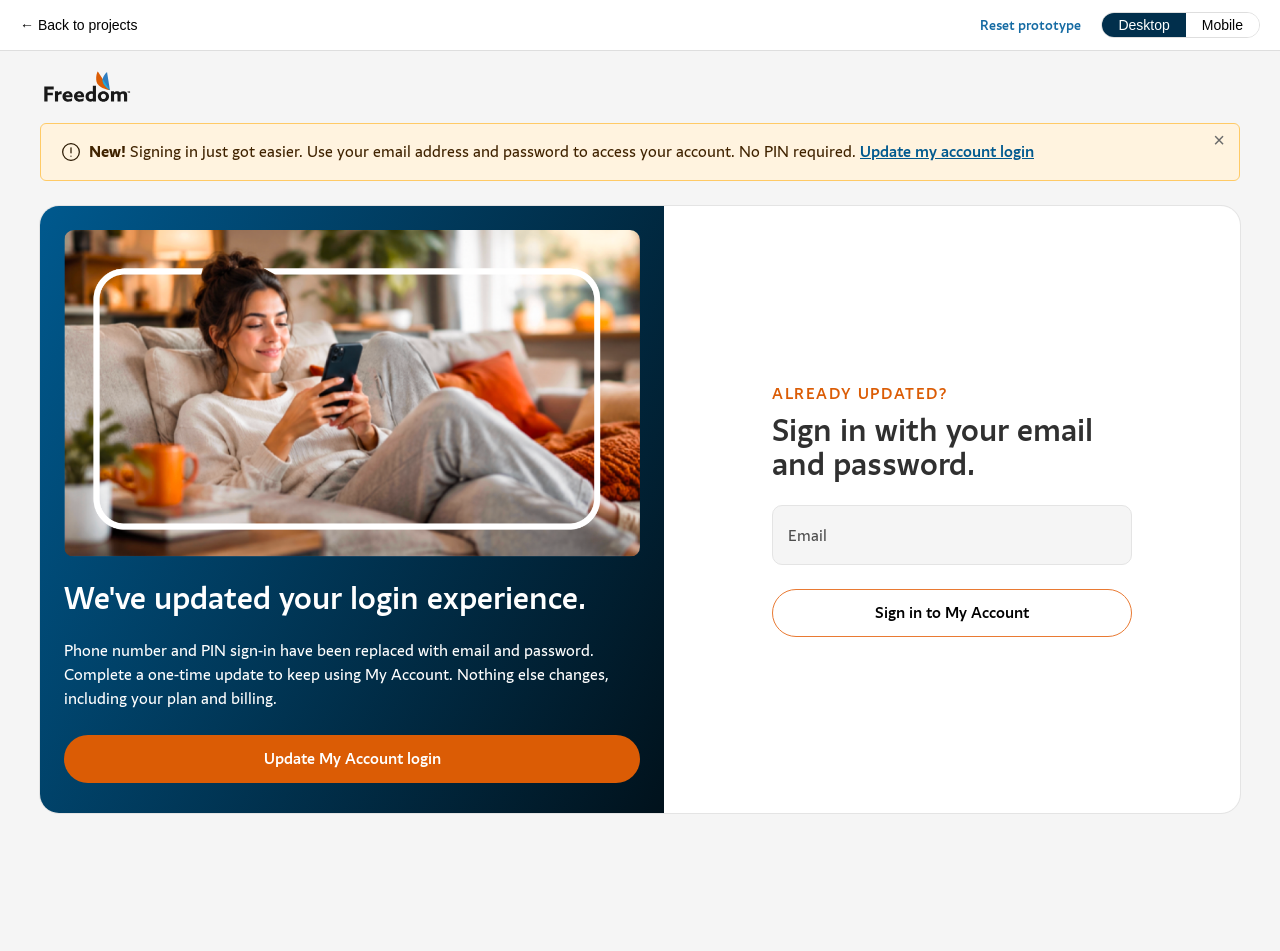
<file: mobile-app/okta/index.html>
<!doctype html>
<html lang="en">
  <head>
    <meta charset="UTF-8" />
    <meta name="viewport" content="width=device-width, initial-scale=1.0, viewport-fit=cover, maximum-scale=1, user-scalable=no" />
    <title>Okta User Test</title>
    <style>
      img[src*="/okta/freedom-logo"] {
        width: auto !important;
        height: 40px !important;
      }

      @media (max-width: 767px) {
        img[src*="/okta/freedom-logo"] {
          height: 32px !important;
        }
      }

      .proto-header {
        background: #ffffff;
        border-bottom: 1px solid #dedede;
        padding: 12px 20px;
        display: flex;
        align-items: center;
        justify-content: space-between;
        font-family: 'Ambra', 'Helvetica Neue', Helvetica, Arial, sans-serif;
      }
      .proto-header a {
        color: #000000;
        text-decoration: none;
        font-size: 14px;
        font-weight: 500;
      }
      .proto-header a:hover { text-decoration: underline; }
      .proto-view-toggle {
        display: inline-flex;
        border: 1px solid #dedede;
        border-radius: 999px;
        overflow: hidden;
      }
      .proto-view-toggle button {
        border: none;
        background: #ffffff;
        color: #000000;
        font: inherit;
        font-size: 14px;
        padding: 4px 16px;
        cursor: pointer;
      }
      .proto-view-toggle button.active {
        background: #012f4c;
        color: #ffffff;
      }
      .proto-device {
        display: none;
        margin: 32px auto;
        width: 390px;
        height: 844px;
        border: 12px solid #1e1e1e;
        border-radius: 44px;
        overflow: hidden;
        position: relative;
        background: #ffffff;
        box-shadow: 0 24px 48px rgba(0, 0, 0, 0.18);
      }
      .proto-device::before {
        content: '';
        position: absolute;
        top: 0;
        left: 50%;
        transform: translateX(-50%);
        width: 140px;
        height: 26px;
        background: #1e1e1e;
        border-radius: 0 0 16px 16px;
        z-index: 2;
      }
      .proto-device iframe {
        width: 100%;
        height: calc(100% - 32px);
        margin-top: 32px;
        border: none;
      }
      body.proto-mobile #root { display: none; }
      body.proto-mobile .proto-device { display: block; }
      body.proto-frame .proto-header { display: none; }

      .proto-header-actions { display: flex; align-items: center; gap: 20px; }
      .proto-reset {
        border: none; background: none; padding: 0; cursor: pointer;
        color: #156ba3; font-family: 'Ambra Sans Text', 'Helvetica Neue', Helvetica, Arial, sans-serif;
        font-size: 14px; font-weight: 500;
      }
      .proto-reset:hover { color: #0f4f7a; text-decoration: underline; }
      .proto-reset--below { display: none; }

      /* phone: concept intro + scaled interactive frame (not the live site) */
      .proto-intro { display: none; }
      @media (max-width: 460px) {
        body.proto-concept { background: #f4f4f6; }
        body.proto-concept .proto-view-toggle { display: none; }
        body.proto-concept #root { display: none; }
        body.proto-concept .proto-main { padding: 20px 16px 32px; display: flex; flex-direction: column; gap: 20px; }
        body.proto-concept .proto-intro {
          display: flex; flex-direction: column; gap: 8px;
          font-family: 'Ambra Sans Text', 'Helvetica Neue', Helvetica, Arial, sans-serif;
        }
        .proto-tag {
          align-self: flex-start; font-size: 12px; letter-spacing: 1.2px; text-transform: uppercase;
          color: #db5c05; border: 1px solid #db5c05; border-radius: 999px; padding: 3px 10px;
        }
        .proto-intro h1 { margin: 0; font-size: 24px; line-height: 28px; font-weight: 500; color: #191919; }
        .proto-intro p { margin: 0; font-size: 14px; line-height: 20px; color: #666; }
        body.proto-concept .proto-fit { width: calc(390px * var(--fit, 1)); height: calc(844px * var(--fit, 1)); }
        body.proto-concept .proto-header .proto-reset { display: none; }
        body.proto-concept .proto-reset--below { display: block; align-self: center; font-size: 16px; }
        body.proto-concept .proto-device {
          display: block; margin: 0; box-sizing: border-box;
          transform: scale(var(--fit, 1)); transform-origin: top left;
        }
      }
    </style>
    <script type="module" crossorigin src="/mobile-app/okta/assets/index-DsyKe9Nv.js"></script>
    <link rel="stylesheet" crossorigin href="/mobile-app/okta/assets/index-COKD45mf.css">
  </head>
  <body>
    <header class="proto-header">
      <a href="/">&larr; Back to projects</a>
      <div class="proto-header-actions">
      <button type="button" class="proto-reset" onclick="resetProto()">Reset prototype</button>
      <div class="proto-view-toggle">
        <button type="button" data-view="desktop" class="active">Desktop</button>
        <button type="button" data-view="mobile">Mobile</button>
      </div>
      </div>
    </header>
    <div class="proto-main">
      <div class="proto-intro">
        <span class="proto-tag">Concept prototype</span>
        <h1>FM Login Migration (Okta)</h1>
        <p>A user-testing prototype of the Okta sign-in migration: mobile login, verification, MFA setup, PIN reset and account linking. This is a design prototype, not the live Freedom sign-in.</p>
      </div>
      <div id="root"></div>
      <div class="proto-fit"><div class="proto-device"><iframe title="Mobile preview"></iframe></div></div>
      <button type="button" class="proto-reset proto-reset--below" onclick="resetProto()">Reset prototype</button>
    </div>
    <script>
      function resetProto() {
        Object.keys(sessionStorage).forEach(function (k) {
          if (k.indexOf('okta') === 0) sessionStorage.removeItem(k);
        });
        localStorage.removeItem('oktaPasswordResetEmail');
        if (document.body.classList.contains('proto-mobile')) sessionStorage.setItem('protoView', 'mobile');
        location.replace(location.origin + location.pathname);
      }
      (function () {
        if (new URLSearchParams(location.search).has('frame')) {
          document.body.classList.add('proto-frame');
          return;
        }
        var buttons = document.querySelectorAll('.proto-view-toggle button');
        var iframe = document.querySelector('.proto-device iframe');
        var phone = matchMedia('(max-width: 460px)');
        function frameSrc() {
          if (!iframe.src) iframe.src = location.origin + location.pathname + '?frame=1';
        }
        function fitPhone() {
          document.body.classList.toggle('proto-concept', phone.matches);
          if (!phone.matches) return;
          frameSrc();
          var w = document.documentElement.clientWidth - 32;
          document.documentElement.style.setProperty('--fit', Math.min(1, w / 390));
        }
        fitPhone();
        addEventListener('resize', fitPhone);
        if (sessionStorage.getItem('protoView') === 'mobile') {
          sessionStorage.removeItem('protoView');
          var mb = document.querySelector('.proto-view-toggle [data-view="mobile"]');
          setTimeout(function () { mb.click(); });
        }
        buttons.forEach(function (btn) {
          btn.addEventListener('click', function () {
            var mobile = btn.dataset.view === 'mobile';
            document.body.classList.toggle('proto-mobile', mobile);
            if (mobile) frameSrc();
            buttons.forEach(function (b) { b.classList.toggle('active', b === btn); });
          });
        });
      })();
    </script>
  </body>
</html>
</file>
<file: freedom-design-system/assets/index-C5wumwsP.css>
@font-face{font-family:Ambra;src:url(/freedom-design-system/assets/Ambra-Sans-Text-Regular.1f8155e8-Bs-VmF4s.woff2) format("woff2");font-weight:400;font-style:normal;font-display:swap}@font-face{font-family:Ambra;src:url(/freedom-design-system/assets/Ambra-Sans-Text-Bold.b9e77cbd-fjDWq9A4.woff2) format("woff2");font-weight:700;font-style:normal;font-display:swap}@font-face{font-family:AmbraBook;src:url(/freedom-design-system/assets/Ambra-Sans-Text-Book.e8d1fb11-F9HcCxZY.woff2) format("woff2");font-weight:400;font-style:normal;font-display:swap}:root{--fm-color-brand-50: #FDF3EB;--fm-color-brand-100: #FAE0CC;--fm-color-brand-200: #F5C199;--fm-color-brand-300: #F09A5B;--fm-color-brand-400: #ED6B1F;--fm-color-brand-500: #DB5C05;--fm-color-brand-600: #C35500;--fm-color-brand-700: #9A4200;--fm-color-brand-800: #6E2F00;--fm-color-brand-900: #421C00;--fm-color-brand-950: #290F00;--fm-color-navy-50: #EBF4FA;--fm-color-navy-100: #CCE2F0;--fm-color-navy-200: #99C4DD;--fm-color-navy-300: #66A6C9;--fm-color-navy-400: #3388B6;--fm-color-navy-500: #156BA3;--fm-color-navy-600: #0F5687;--fm-color-navy-700: #0A4166;--fm-color-navy-800: #052B44;--fm-color-navy-900: #012F4C;--fm-color-navy-950: #011E30;--fm-color-gray-50: #F8F9FA;--fm-color-gray-100: #F5F5F5;--fm-color-gray-200: #F2F2F2;--fm-color-gray-300: #E0E0E0;--fm-color-gray-400: #DEDEDE;--fm-color-gray-500: #CECECE;--fm-color-gray-600: #999999;--fm-color-gray-700: #8F8F8F;--fm-color-gray-800: #4E4E4E;--fm-color-gray-900: #1A1A1A;--fm-color-gray-950: #000000;--fm-color-success: #2E7D32;--fm-color-warning: #ED6C02;--fm-color-danger: #C62828;--fm-color-info: #156BA3;--fm-color-white: #FFFFFF;--fm-color-black: #000000;--fm-action-primary: var(--fm-color-brand-500);--fm-action-primary-hover: var(--fm-color-black);--fm-action-primary-pressed: var(--fm-color-brand-600);--fm-link: var(--fm-color-navy-500);--fm-link-hover: var(--fm-color-navy-600);--fm-text-primary: var(--fm-color-gray-900);--fm-text-secondary: var(--fm-color-gray-800);--fm-text-muted: var(--fm-color-gray-700);--fm-surface-default: var(--fm-color-white);--fm-surface-muted: var(--fm-color-gray-200);--fm-surface-dark: var(--fm-color-navy-900);--fm-border: var(--fm-color-gray-400);--fm-focus-ring: var(--fm-color-navy-500);--fm-spacing-0: 0px;--fm-spacing-1: 4px;--fm-spacing-2: 8px;--fm-spacing-3: 12px;--fm-spacing-4: 16px;--fm-spacing-5: 20px;--fm-spacing-6: 24px;--fm-spacing-8: 32px;--fm-spacing-10: 40px;--fm-spacing-12: 48px;--fm-spacing-16: 64px;--fm-radius-none: 0px;--fm-radius-small: 4px;--fm-radius-medium: 8px;--fm-radius-large: 12px;--fm-radius-xlarge: 16px;--fm-radius-full: 9999px;--fm-font-family-sans: "Ambra","Helvetica Neue",Helvetica,Arial,sans-serif;--fm-font-family-mono: ui-monospace,SFMono-Regular,Menlo,monospace;--fm-font-size-xs: 12px;--fm-font-size-sm: 14px;--fm-font-size-base: 16px;--fm-font-size-lg: 18px;--fm-font-size-xl: 20px;--fm-font-size-2xl: 24px;--fm-font-size-3xl: 30px;--fm-font-size-4xl: 36px;--fm-font-size-5xl: 48px;--fm-font-weight-normal: 400;--fm-font-weight-medium: 500;--fm-font-weight-bold: 700;--fm-line-height-tight: 1.2;--fm-line-height-normal: 1.5;--fm-line-height-relaxed: 1.7;--fm-shadow-small: 0 1px 2px rgba(0, 0, 0, .08);--fm-shadow-medium: 0 2px 8px rgba(0, 0, 0, .12);--fm-shadow-large: 0 8px 24px rgba(0, 0, 0, .16)}:where(a[href],button,[role=button],summary,input[type=button],input[type=submit],input[type=reset],input[type=checkbox],input[type=radio]):not(:disabled):not([aria-disabled=true]){cursor:pointer}.fm-button{font-family:var(--fm-font-family-sans);font-weight:var(--fm-font-weight-medium);border:none;border-radius:var(--fm-radius-full);cursor:pointer;display:inline-flex;align-items:center;justify-content:center;gap:var(--fm-spacing-2);transition:background-color .15s ease,border-color .15s ease,color .15s ease}.fm-button:focus-visible{outline:2px solid var(--fm-focus-ring);outline-offset:2px}.fm-button:disabled{opacity:.5;cursor:not-allowed}.fm-button--solid{background-color:var(--fm-action-primary);background-image:linear-gradient(to top,var(--fm-action-primary-hover) 50%,transparent 50%);background-size:200% 200%;background-repeat:no-repeat;background-position:0 0;transition:background-position .3s ease,color .3s ease;color:var(--fm-color-white)}.fm-button--solid:hover:not(:disabled){background-position:0 100%}.fm-button--solid:active:not(:disabled){background-image:none;background-color:var(--fm-action-primary-pressed)}.fm-button--secondary{background-color:var(--fm-color-white);background-image:linear-gradient(to top,var(--fm-action-primary) 50%,transparent 50%);background-size:200% 200%;background-repeat:no-repeat;background-position:0 0;transition:background-position .3s ease,color .3s ease;color:var(--fm-color-black);box-shadow:inset 0 0 0 1px var(--fm-action-primary)}.fm-button--secondary:hover:not(:disabled){background-position:0 100%;color:var(--fm-color-white)}.fm-button--invert{background-color:var(--fm-action-primary);background-image:linear-gradient(to top,var(--fm-color-white) 50%,transparent 50%);background-size:200% 200%;background-repeat:no-repeat;background-position:0 0;transition:background-position .3s ease,color .3s ease;color:var(--fm-color-white);box-shadow:inset 0 0 0 1px var(--fm-action-primary)}.fm-button--invert:hover:not(:disabled){background-position:0 100%;color:var(--fm-color-black)}.fm-button--link{background:none;padding:0;gap:6px;color:var(--fm-link)}.fm-button--link .fm-icon{color:var(--fm-action-primary)}.fm-button--link:hover:not(:disabled){color:var(--fm-link-hover);text-decoration:underline}@media (prefers-reduced-motion: reduce){.fm-button--solid,.fm-button--secondary,.fm-button--invert{transition:none}}.fm-button--small{font-size:var(--fm-font-size-sm);padding:var(--fm-spacing-2) var(--fm-spacing-4)}.fm-button--medium{font-size:var(--fm-font-size-base);padding:var(--fm-spacing-3) var(--fm-spacing-6)}.fm-button--large{font-size:var(--fm-font-size-lg);padding:var(--fm-spacing-4) var(--fm-spacing-8)}.fm-button--desktop{font-size:var(--fm-font-size-base)}.fm-button--mobile{font-size:var(--fm-font-size-sm)}.fm-button--full{width:100%}.fm-input-field{display:flex;flex-direction:column;gap:var(--fm-spacing-1);font-family:var(--fm-font-family-sans)}.fm-input-control{position:relative}.fm-input-clear{position:absolute;right:16px;top:18px;width:24px;height:24px;padding:0;border:0;background:transparent;cursor:pointer}.fm-input-clear:focus-visible{outline:2px solid var(--fm-focus-ring);outline-offset:2px}.fm-input-label{position:absolute;left:var(--fm-spacing-4);top:50%;transform:translateY(-50%);color:var(--fm-text-secondary);font-size:var(--fm-font-size-base);pointer-events:none;transition:top .15s ease,font-size .15s ease,color .15s ease}.fm-input{width:100%;height:60px;box-sizing:border-box;padding:20px 48px 6px 16px;background:var(--fm-color-gray-100);border:1px solid #E4E4E4;border-radius:10px;color:#191919;font-family:var(--fm-font-family-sans);font-size:var(--fm-font-size-base);outline:none;transition:border-color .15s ease,box-shadow .15s ease}.fm-input-control:not(:has(.fm-input-label)) .fm-input{padding:var(--fm-spacing-4)}.fm-input:focus+.fm-input-label,.fm-input:not(:placeholder-shown)+.fm-input-label{top:14px;font-size:var(--fm-font-size-xs)}.fm-input:focus{border-color:var(--fm-action-primary);box-shadow:0 0 0 4px #db5c0526}.fm-input:disabled{background-color:var(--fm-surface-muted);cursor:not-allowed}.fm-input--error,.fm-input--error:focus{border-color:#d92d20;box-shadow:0 0 0 4px #d92d201f}.fm-input-error{margin:0;font-size:var(--fm-font-size-sm);color:#d92d20}.fm-input-hint{margin:0;font-size:var(--fm-font-size-sm);color:var(--fm-text-secondary)}@media (prefers-reduced-motion: reduce){.fm-input,.fm-input-label{transition:none}}.fm-card{font-family:var(--fm-font-family-sans);background-color:var(--fm-surface-default);border-radius:var(--fm-radius-large);padding:var(--fm-spacing-6);border:1px solid var(--fm-color-gray-300)}.fm-card--none{box-shadow:none}.fm-card--small{box-shadow:var(--fm-shadow-small)}.fm-card--flush{padding:0}.fm-badge{font-family:var(--fm-font-family-sans);font-size:var(--fm-font-size-xs);font-weight:var(--fm-font-weight-bold);text-transform:uppercase;letter-spacing:.04em;display:inline-flex;align-items:center;padding:var(--fm-spacing-1) var(--fm-spacing-2);border-radius:var(--fm-radius-small)}.fm-badge--promo{background-color:var(--fm-color-brand-500);color:var(--fm-color-white)}.fm-badge--info{background-color:var(--fm-color-navy-50);color:var(--fm-color-navy-600)}.fm-badge--success{background-color:var(--fm-color-success);color:var(--fm-color-white)}.fm-badge--neutral{background-color:var(--fm-color-gray-200);color:var(--fm-text-secondary)}.fm-stack{display:flex}.fm-stack--vertical{flex-direction:column}.fm-stack--horizontal{flex-direction:row;flex-wrap:wrap}.fm-icon{display:inline-block;flex-shrink:0;vertical-align:middle;mask-size:contain;mask-repeat:no-repeat;mask-position:center;-webkit-mask-size:contain;-webkit-mask-repeat:no-repeat;-webkit-mask-position:center}.fm-plan-card-wrapper{position:relative;padding-top:41px;display:flex;align-items:stretch;min-width:0}.fm-plan-card-promo{position:absolute;top:0;left:0;right:0;height:56px;box-sizing:border-box;display:flex;align-items:center;justify-content:center;padding:0 var(--fm-spacing-4) 15px;border-radius:20px 20px 0 0;background-color:var(--fm-color-navy-500);color:var(--fm-color-white);font-family:var(--fm-font-family-sans);font-size:var(--fm-font-size-base);font-weight:var(--fm-font-weight-medium);text-align:center}.fm-plan-card{position:relative;width:100%;height:100%;min-width:0;font-family:var(--fm-font-family-sans);background-color:var(--fm-surface-default);border:1px solid var(--fm-color-gray-300);border-radius:var(--fm-radius-xlarge);overflow:hidden;display:flex;flex-direction:column;box-shadow:none}.fm-plan-card-header{background:linear-gradient(to right,var(--fm-color-navy-900),var(--fm-color-black));padding:var(--fm-spacing-4) var(--fm-spacing-5) var(--fm-spacing-5);display:flex;flex-direction:column;gap:var(--fm-spacing-2)}.fm-plan-card-tag{align-self:flex-start;background-color:var(--fm-color-brand-500);color:var(--fm-color-white);font-family:var(--fm-font-family-sans);font-size:var(--fm-font-size-base);font-weight:var(--fm-font-weight-normal);border-radius:var(--fm-radius-full);padding:var(--fm-spacing-1) var(--fm-spacing-4)}.fm-plan-card-allowance{display:flex;align-items:center;gap:var(--fm-spacing-2)}.fm-plan-card-data{font-size:32px;font-weight:var(--fm-font-weight-normal);color:var(--fm-color-brand-400);line-height:var(--fm-line-height-tight)}.fm-plan-card-speed{background-color:var(--fm-color-brand-500);color:var(--fm-color-white);font-size:var(--fm-font-size-sm);font-weight:var(--fm-font-weight-bold);border-radius:var(--fm-radius-small);padding:var(--fm-spacing-1) var(--fm-spacing-2)}.fm-plan-card-pricing{display:flex;align-items:baseline;gap:var(--fm-spacing-2);flex-wrap:wrap}.fm-plan-card-price{font-size:var(--fm-font-size-5xl);font-weight:var(--fm-font-weight-bold);color:var(--fm-color-white);line-height:var(--fm-line-height-tight)}.fm-plan-card-currency{font-size:var(--fm-font-size-2xl);vertical-align:super;line-height:0}.fm-plan-card-price-unit{font-size:var(--fm-font-size-base);font-weight:var(--fm-font-weight-medium)}.fm-plan-card-price sup{font-size:var(--fm-font-size-xs)}.fm-plan-card-regular{font-size:var(--fm-font-size-base);color:var(--fm-color-gray-400);text-decoration:line-through}.fm-plan-card-qualifier{margin:0;font-size:var(--fm-font-size-sm);color:var(--fm-color-gray-300);display:flex;align-items:center;gap:var(--fm-spacing-2)}.fm-plan-card-qualifier .fm-icon{color:color-mix(in srgb,var(--fm-color-gray-500) 50%,var(--fm-color-black))}.fm-plan-card-body{padding:var(--fm-spacing-4) var(--fm-spacing-5) var(--fm-spacing-5);display:flex;flex-direction:column;gap:var(--fm-spacing-3);flex:1}.fm-plan-card-region{margin:0;font-size:var(--fm-font-size-lg);font-weight:var(--fm-font-weight-bold);color:var(--fm-text-secondary);display:flex;align-items:center;gap:var(--fm-spacing-2);padding-bottom:var(--fm-spacing-3);border-bottom:1px solid var(--fm-color-gray-300)}.fm-plan-card-region .fm-icon--coverage{color:var(--fm-color-brand-500)}.fm-plan-card-region .fm-icon--info{color:color-mix(in srgb,var(--fm-color-gray-500) 50%,var(--fm-color-black))}.fm-plan-card-features{margin:0;padding:0;list-style:none;display:flex;flex-direction:column;gap:var(--fm-spacing-3);font-size:var(--fm-font-size-base);color:var(--fm-text-secondary)}.fm-plan-card-features li{display:flex;align-items:flex-start;gap:var(--fm-spacing-2)}.fm-plan-card-features li:before{content:"";display:block;width:18px;height:18px;background:url("data:image/svg+xml,%3Csvg xmlns='http://www.w3.org/2000/svg' viewBox='0 0 24 24'%3E%3Ccircle cx='12' cy='12' r='12' fill='%23156BA3'/%3E%3Cpath d='m8 12 3 3 5-6' fill='none' stroke='white' stroke-width='2' stroke-linecap='round' stroke-linejoin='round'/%3E%3C/svg%3E") center / contain no-repeat;flex-shrink:0;margin-top:4px}.fm-plan-card-feature-text{min-width:0;line-height:var(--fm-line-height-normal)}.fm-plan-card-feature-text sup{font-size:.6em;line-height:0;vertical-align:super}.fm-plan-card-features strong{color:inherit;font-weight:var(--fm-font-weight-bold)}.fm-plan-card-freeze{margin-top:auto;display:flex;align-items:center;gap:var(--fm-spacing-3);background-color:var(--fm-color-navy-950);border-radius:var(--fm-radius-medium);padding:var(--fm-spacing-3);cursor:pointer;transition:background-color .2s ease,box-shadow .2s ease}@media (hover: hover){.fm-plan-card-freeze:hover{background-color:var(--fm-color-navy-900)}.fm-plan-card-freeze:hover .fm-icon--chevronRight{transform:translate(4px)}}.fm-plan-card-addon~.fm-plan-card-freeze{margin-top:0}.fm-plan-card-addon .fm-plan-card-addon-icon{color:var(--fm-color-brand-500);flex-shrink:0}.fm-plan-card-addon .fm-plan-card-addon-icon{width:48px;height:48px}.fm-plan-card-freeze-badge{display:flex;align-items:center;justify-content:center;width:48px;height:48px;border:2px solid var(--fm-color-brand-500);border-radius:var(--fm-radius-full);color:var(--fm-color-brand-400);font-size:10px;font-weight:var(--fm-font-weight-bold);text-transform:uppercase;text-align:center;line-height:1.1;flex-shrink:0}.fm-plan-card-freeze-text{color:var(--fm-color-white);font-size:var(--fm-font-size-base);font-weight:var(--fm-font-weight-medium);display:flex;align-items:center;gap:var(--fm-spacing-1)}.fm-plan-card-freeze-text .fm-icon{color:var(--fm-color-brand-500);transition:transform .2s ease}@media (prefers-reduced-motion: reduce){.fm-plan-card-freeze,.fm-plan-card-freeze-text .fm-icon{transition:none}.fm-plan-card-freeze:hover .fm-icon--chevronRight{transform:none}}.fm-plan-card-conditions{margin:0;font-size:var(--fm-font-size-xs);color:var(--fm-text-muted);line-height:var(--fm-line-height-relaxed)}.fm-plan-card-cta{font-family:var(--fm-font-family-sans);font-size:var(--fm-font-size-base);font-weight:var(--fm-font-weight-medium);background-color:var(--fm-action-primary);color:var(--fm-color-white);border:none;border-radius:var(--fm-radius-full);padding:var(--fm-spacing-4) var(--fm-spacing-6);cursor:pointer;background-image:linear-gradient(to top,var(--fm-action-primary-hover) 50%,transparent 50%);background-size:200% 200%;background-position:0 0;transition:background-position .3s ease,color .3s ease}.fm-plan-card-cta:hover:not(:disabled){background-position:0 100%}.fm-plan-card-cta:active:not(:disabled){background-image:none;background-color:var(--fm-action-primary-pressed)}@media (prefers-reduced-motion: reduce){.fm-plan-card-cta{transition:none}}.fm-plan-card-cta:focus-visible{outline:2px solid var(--fm-focus-ring);outline-offset:2px}.fm-swipe-track{position:relative;background:var(--fm-action-primary);border-radius:var(--fm-radius-full);height:54px;display:flex;align-items:center;justify-content:center;color:var(--fm-color-white);overflow:hidden;padding:0 55px;-webkit-user-select:none;user-select:none;touch-action:none}.fm-swipe--done .fm-swipe-track{background:var(--fm-color-success)}.fm-swipe-thumb{position:absolute;left:5px;top:5px;width:44px;height:44px;background:var(--fm-color-white);border-radius:50%;display:flex;align-items:center;justify-content:center;color:var(--fm-action-primary);cursor:grab;box-shadow:0 2px 6px #00000040;z-index:2}.fm-swipe-thumb:active{cursor:grabbing}.fm-swipe--done .fm-swipe-thumb{color:var(--fm-color-success);left:auto;right:5px}.fm-swipe-fill{position:absolute;left:0;top:0;bottom:0;background:#ffffff38;width:0}.fm-swipe--done .fm-swipe-fill{width:100%}.fm-swipe-hint{font-family:var(--fm-font-family-sans);font-weight:var(--fm-font-weight-medium);font-size:var(--fm-font-size-base);white-space:nowrap}.fm-text{font-family:var(--fm-font-family-sans);color:var(--fm-text-primary);margin:0}.fm-text--h1{font-size:48px;line-height:48px;font-weight:var(--fm-font-weight-medium)}.fm-text--h2{font-size:32px;line-height:34px;font-weight:var(--fm-font-weight-medium)}.fm-text--h3{font-size:24px;line-height:28px;font-weight:var(--fm-font-weight-medium)}.fm-text--h4{font-size:18px;line-height:22px;font-weight:var(--fm-font-weight-medium)}.fm-text--eyebrow{font-size:18px;line-height:22px;font-weight:var(--fm-font-weight-medium);letter-spacing:1.8px;text-transform:uppercase}.fm-text--body{font-size:14px;line-height:18px;font-weight:var(--fm-font-weight-normal)}.fm-text--h6{font-size:12px;line-height:16px;font-weight:var(--fm-font-weight-normal)}@media (min-width: 992px){.fm-text--h1{font-size:64px;line-height:58px}.fm-text--h2{font-size:48px;line-height:48px}.fm-text--h3{font-size:32px;line-height:34px}.fm-text--h4{font-size:24px;line-height:28px}.fm-text--eyebrow{font-size:24px;line-height:28px;letter-spacing:2.4px}.fm-text--body{font-size:16px;line-height:20px}.fm-text--h6{font-size:14px;line-height:18px}}body{margin:0;font-family:var(--fm-font-family-sans);background-color:var(--fm-color-gray-50);color:var(--fm-text-primary)}.proto-header{background:var(--fm-color-white);border-bottom:1px solid var(--fm-color-gray-300);padding:var(--fm-spacing-3) var(--fm-spacing-5);display:flex;align-items:center;justify-content:space-between}.proto-header a{color:var(--fm-text-primary);text-decoration:none;font-size:var(--fm-font-size-sm);font-weight:var(--fm-font-weight-medium)}.proto-header a:hover{text-decoration:underline}.proto-view-toggle{display:inline-flex;border:1px solid var(--fm-color-gray-400);border-radius:var(--fm-radius-full);overflow:hidden}.proto-view-toggle button{border:none;background:var(--fm-color-white);color:var(--fm-text-primary);font:inherit;font-size:var(--fm-font-size-sm);padding:var(--fm-spacing-1) var(--fm-spacing-4);cursor:pointer}.proto-view-toggle button.active{background:var(--fm-surface-dark);color:var(--fm-color-white)}@media (max-width: 460px){.proto-view-toggle{display:none}body.proto-mobile #root{display:block}body.proto-mobile .proto-device{display:none}}.docs{max-width:1152px;margin:0 auto;padding:var(--fm-spacing-8) var(--fm-spacing-6);display:flex;flex-direction:column;gap:var(--fm-spacing-10)}.docs-header h1{color:var(--fm-surface-dark);margin-bottom:var(--fm-spacing-1)}.docs-header p{color:var(--fm-text-muted);margin:0}.docs section>h2{color:var(--fm-surface-dark);border-bottom:1px solid var(--fm-color-gray-300);padding-bottom:var(--fm-spacing-2)}.docs-swatches{display:grid;grid-template-columns:repeat(auto-fill,minmax(140px,1fr));gap:var(--fm-spacing-4)}.docs-swatch{display:flex;flex-direction:column;gap:var(--fm-spacing-1);font-size:var(--fm-font-size-sm)}.docs-swatch-color{height:48px;border-radius:var(--fm-radius-medium);border:1px solid var(--fm-color-gray-300)}.docs-swatch code{font-family:var(--fm-font-family-mono);font-size:var(--fm-font-size-xs);color:var(--fm-text-muted)}.docs-narrow{max-width:400px}.docs-type-note{margin:0 0 var(--fm-spacing-4);font-size:var(--fm-font-size-sm);color:var(--fm-text-muted)}.docs-type-spec{margin:var(--fm-spacing-1) 0 0;font-size:var(--fm-font-size-xs);color:var(--fm-text-muted)}.docs-icons{display:grid;grid-template-columns:repeat(auto-fill,minmax(120px,1fr));gap:var(--fm-spacing-2)}.docs-icon{display:flex;flex-direction:column;align-items:center;gap:var(--fm-spacing-2);padding:var(--fm-spacing-4) var(--fm-spacing-2);border:1px solid var(--fm-color-gray-300);border-radius:var(--fm-radius-medium)}.docs-icon span{font-size:var(--fm-font-size-xs);color:var(--fm-text-muted)}.docs-plans{display:grid;grid-template-columns:repeat(3,minmax(0,352px));justify-content:space-between;gap:var(--fm-spacing-6);padding-top:var(--fm-spacing-4)}@media (max-width: 768px){.docs-plans{grid-template-columns:1fr}}
</file>
<file: mobile-app/okta/assets/index-COKD45mf.css>
@font-face{font-family:Ambra Sans Text;src:url(/mobile-app/okta/assets/Ambra-Sans-Text-Regular-C8N1av62.ttf)format("truetype");font-weight:400;font-style:normal;font-display:swap}@font-face{font-family:Ambra Sans Text;src:url(/mobile-app/okta/assets/Ambra-Sans-Text-Medium-B_eUzz7f.ttf)format("truetype");font-weight:500;font-style:normal;font-display:swap}@font-face{font-family:Ambra Sans Text;src:url(/mobile-app/okta/assets/Ambra-Sans-Text-Bold-B7PtZg3b.ttf)format("truetype");font-weight:600 700;font-style:normal;font-display:swap}:root{--color-brand-primary:#db5c05;--color-brand-primary-dark:#c35500;--color-brand-secondary:#012f4c;--color-brand-accent:#156ba3;--color-neutral-0:#fff;--color-neutral-100:#f5f5f5;--color-neutral-200:#e0e0e0;--color-neutral-300:#cecece;--color-neutral-400:#dedede;--color-neutral-500:#8f8f8f;--color-neutral-700:#4e4e4e;--color-neutral-900:#000;--color-status-success:#22c55e;--color-status-warning:#f59e0b;--color-status-danger:#ef4444;--color-status-info:#156ba3;--color-text-primary:var(--color-neutral-900);--color-text-secondary:var(--color-neutral-700);--color-text-muted:var(--color-neutral-500);--color-text-inverse:var(--color-neutral-0);--color-text-brand:var(--color-brand-primary);--color-text-link:var(--color-brand-primary);--color-text-link-hover:var(--color-brand-primary-dark);--color-text-success:var(--color-status-success);--color-text-warning:var(--color-status-warning);--color-text-danger:var(--color-status-danger);--color-background-primary:var(--color-neutral-0);--color-background-secondary:var(--color-neutral-100);--color-background-brand:var(--color-brand-primary);--color-background-brand-hover:var(--color-brand-primary-dark);--color-background-inverse:var(--color-neutral-900);--color-border-default:var(--color-neutral-300);--color-border-subtle:var(--color-neutral-200);--color-border-strong:var(--color-neutral-700);--color-border-brand:var(--color-brand-primary);--color-border-focus:var(--color-brand-primary);--space-0:0px;--space-1:4px;--space-2:8px;--space-3:12px;--space-4:16px;--space-5:20px;--space-6:24px;--space-8:32px;--space-10:40px;--space-12:48px;--space-16:64px;--space-20:80px;--radius-none:0px;--radius-sm:4px;--radius-md:8px;--radius-lg:10px;--radius-xl:20px;--radius-pill:30px;--radius-full:100px;--font-family-sans:"Ambra Sans Text", "Ambra", "Helvetica Neue", Helvetica, Arial, sans-serif;--font-family-mono:ui-monospace, SFMono-Regular, Menlo, Monaco, Consolas, "Liberation Mono", "Courier New", monospace;--font-size-xs:.75rem;--font-size-sm:.875rem;--font-size-base:1rem;--font-size-lg:1.125rem;--font-size-xl:1.25rem;--font-size-2xl:1.5rem;--font-size-h1:clamp(3rem, 5vw, 4rem);--font-size-h2:clamp(2rem, 4vw, 3rem);--font-size-h3:clamp(1.5rem, 3vw, 2rem);--font-size-h4:clamp(1.125rem, 2.5vw, 1.5rem);--font-size-h5:clamp(.75rem, 1.5vw, 1rem);--font-size-h6:clamp(.75rem, 1.2vw, .875rem);--font-size-body:clamp(.875rem, 1.5vw, 1rem);--font-weight-light:300;--font-weight-regular:400;--font-weight-medium:500;--font-weight-bold:700;--line-height-none:1;--line-height-tight:1.25;--line-height-snug:1.375;--line-height-normal:1.5;--line-height-relaxed:1.625;--line-height-h1:clamp(2.625rem, 4vw, 3.25rem);--line-height-h2:clamp(2.125rem, 3.5vw, 3rem);--line-height-h3:clamp(1.75rem, 3vw, 2.125rem);--line-height-h4:clamp(1.5rem, 2.5vw, 1.75rem);--line-height-h5:clamp(1.25rem, 1.8vw, 1.375rem);--line-height-h6:clamp(1rem, 1.5vw, 1.25rem);--line-height-body:clamp(1.25rem, 1.8vw, 1.5rem);--letter-spacing-tight:-.017em;--letter-spacing-normal:0;--letter-spacing-wide:.025em;--letter-spacing-h5:clamp(.075rem, .15vw, .1rem);--text-transform-uppercase:uppercase;--text-transform-none:none;--container-max-width:1104px;--breakpoint-tablet:992px;--breakpoint-desktop:1200px;--shadow-none:none;--shadow-sm:0px 2px 4px #0000001a;--shadow-md:0px 2px 10px #00000040;--shadow-lg:2px 2px 10px #00000040;--shadow-inner-left:-25px 0px 20px -20px #ddd;--border-width-sm:1px;--border-width-md:2px;--border-width-lg:.125em}.ds-button{justify-content:center;align-items:center;gap:var(--space-2);border:var(--border-width-sm) solid transparent;border-radius:var(--radius-pill);font-family:var(--font-family-sans);font-weight:var(--font-weight-medium);line-height:var(--line-height-none);cursor:pointer;z-index:1;transition:background-color .15s,border-color .15s,color .15s,box-shadow .15s;display:inline-flex;position:relative;overflow:hidden}.ds-button:before{content:"";z-index:-1;background-color:#000;transition:transform .3s;position:absolute;inset:0;transform:translateY(100%)}.ds-button:hover:not(:disabled):before{transform:translateY(0)}.ds-button:focus-visible{outline:2px solid var(--color-brand-primary);outline-offset:2px}.ds-button:disabled{opacity:.5;cursor:not-allowed}.ds-button--loading{cursor:wait;opacity:1!important}.ds-button__dots{justify-content:center;align-items:center;gap:6px;display:inline-flex}.ds-button__dot{background-color:currentColor;border-radius:50%;width:6px;height:6px;animation:1s ease-in-out infinite ds-button-dot;display:inline-block}.ds-button__dot:nth-child(2){animation-delay:.15s}.ds-button__dot:nth-child(3){animation-delay:.3s}@keyframes ds-button-dot{0%,80%,to{opacity:.2}40%{opacity:1}}.ds-button--small{min-height:32px;padding:var(--space-1) var(--space-3);font-size:var(--font-size-sm)}.ds-button--medium{min-height:40px;padding:var(--space-2) var(--space-4);font-size:var(--font-size-base)}.ds-button--large{min-height:48px;padding:var(--space-3) var(--space-5);font-size:var(--font-size-lg)}.ds-button--solid{background-color:var(--color-brand-primary);border-color:var(--color-brand-primary);color:var(--color-neutral-0)}.ds-button--solid:hover:not(:disabled){background-color:#0000;border-color:#0000}.ds-button--outline{border-color:var(--color-brand-primary);color:var(--color-brand-primary);background-color:#0000}.ds-button--outline:hover:not(:disabled){color:#fff;background-color:#0000;border-color:#0000}.ds-button--ghost{color:var(--color-brand-primary);background-color:#0000;border-color:#0000}.ds-button--ghost:hover:not(:disabled){color:#fff;background-color:#0000}.ds-input{border:none;border-bottom:var(--border-width-sm) solid var(--color-neutral-300);width:100%;color:var(--color-neutral-900);font-family:var(--font-family-sans);background-color:#0000;border-radius:0;transition:border-color .15s,box-shadow .15s}.ds-input::placeholder{color:var(--color-neutral-500)}.ds-input:focus{border-color:var(--color-brand-primary);outline:none}.ds-input:hover:not(:disabled){border-color:var(--color-neutral-500)}.ds-input:disabled{border-color:var(--color-neutral-400);color:var(--color-neutral-500);cursor:not-allowed;opacity:.5}.ds-input--error,.ds-input--error:focus,.ds-input--error:hover{border-color:var(--color-status-danger)}.ds-input--small{min-height:32px;padding:var(--space-1) 0;font-size:var(--font-size-sm)}.ds-input--medium{min-height:40px;padding:var(--space-2) 0;font-size:var(--font-size-base)}.ds-input--large{min-height:48px;padding:var(--space-3) 0;font-size:var(--font-size-lg)}.ds-card{border-radius:var(--radius-xl);background-color:var(--color-neutral-0);color:var(--color-neutral-900)}.ds-card--default{border:var(--border-width-sm) solid var(--color-neutral-200)}.ds-card--outlined{border:var(--border-width-sm) solid var(--color-neutral-300)}.ds-card--elevated{border:var(--border-width-sm) solid transparent;box-shadow:var(--shadow-md)}.ds-card--filled{background-color:var(--color-neutral-100)}.ds-card--padding-small{padding:var(--space-3)}.ds-card--padding-medium{padding:var(--space-5)}.ds-card--padding-large{padding:var(--space-6)}.ds-stack{display:flex}.ds-stack--column{flex-direction:column}.ds-stack--row{flex-direction:row}.ds-badge{justify-content:center;align-items:center;gap:var(--space-1);padding:var(--space-1) var(--space-1);border-radius:var(--radius-sm);font-family:var(--font-family-sans);font-size:var(--font-size-xs);font-weight:var(--font-weight-medium);line-height:var(--line-height-none);text-transform:uppercase;letter-spacing:var(--letter-spacing-wide);white-space:nowrap;display:inline-flex}.ds-badge--default{background-color:var(--color-neutral-100);color:var(--color-text-secondary)}.ds-badge--outline{color:var(--color-brand-primary);border:var(--border-width-sm) solid var(--color-brand-primary);background-color:#0000}.ds-badge--outline-inverse{color:var(--color-text-inverse);border:var(--border-width-sm) solid var(--color-text-inverse);background-color:#0000}.ds-badge--filled{background-color:var(--color-brand-primary);color:var(--color-neutral-0)}.ds-rate-card{background-color:var(--color-background-primary);border-radius:var(--radius-lg);width:380px;min-height:0;font-family:var(--font-family-sans);color:var(--color-text-primary);flex-direction:column;display:flex;overflow:hidden}.ds-rate-card__primary-flag{align-items:center;gap:var(--space-2);padding:var(--space-2) var(--space-4);background-color:var(--color-brand-secondary);color:var(--color-text-inverse);font-size:var(--font-size-sm);font-weight:var(--font-weight-medium);min-height:36px;display:flex}.ds-rate-card__flag-icon{font-size:1rem;line-height:1}.ds-rate-card__flag-text{white-space:nowrap;text-overflow:ellipsis;overflow:hidden}.ds-rate-card__header{gap:var(--space-3);padding:var(--space-6) var(--space-4) var(--space-4) var(--space-4);background-color:var(--color-background-primary);flex-direction:column;display:flex}.ds-rate-card__stickers{gap:var(--space-2);flex-wrap:wrap;display:flex}.ds-rate-card__data-bucket{align-items:center;gap:var(--space-1);display:flex}.ds-rate-card__data-amount{font-size:1.75rem;font-weight:var(--font-weight-bold);line-height:var(--line-height-none)}.ds-rate-card__price-bucket{flex-direction:column;gap:2px;display:flex}.ds-rate-card__price-row{align-items:baseline;display:flex}.ds-rate-card__price{font-size:2.625rem;font-weight:var(--font-weight-bold);line-height:var(--line-height-none)}.ds-rate-card__price-suffix{font-size:var(--font-size-base);color:var(--color-text-secondary);margin-left:2px}.ds-rate-card__price-legal{align-items:center;gap:var(--space-1);font-size:var(--font-size-xs);color:var(--color-text-secondary);display:flex}.ds-rate-card__secondary-flag{padding:var(--space-1) var(--space-2);background-color:var(--color-brand-primary);color:var(--color-text-inverse);font-size:var(--font-size-xs);font-weight:var(--font-weight-medium);text-align:center}.ds-rate-card__sections{flex-direction:column;flex-grow:1;display:flex}.ds-rate-card__section{padding:var(--space-4) var(--space-4);border-top:1px solid var(--color-border-subtle)}.ds-rate-card__section-title{align-items:center;gap:var(--space-1);font-size:var(--font-size-sm);font-weight:var(--font-weight-bold);margin-bottom:var(--space-3);display:flex}.ds-rate-card__section-icon{flex-shrink:0;align-items:center;display:inline-flex}.ds-rate-card__feature-list{gap:var(--space-1);flex-direction:column;margin:0;padding:0;list-style:none;display:flex}.ds-rate-card__feature{align-items:flex-start;gap:var(--space-2);font-size:var(--font-size-sm);line-height:var(--line-height-normal);color:var(--color-text-primary);display:flex}.ds-rate-card__check{color:var(--color-status-success);flex-shrink:0;margin-top:2px}.ds-rate-card__feature-tooltip{margin-left:var(--space-1);vertical-align:middle}.ds-rate-card__tooltip{cursor:help;color:var(--color-text-muted);flex-shrink:0;justify-content:center;align-items:center;display:inline-flex}.ds-rate-card__legal-note{padding:var(--space-2) var(--space-4);font-size:var(--font-size-xs);color:var(--color-text-muted);text-align:center}.ds-rate-card__promos{gap:var(--space-2);padding:var(--space-4);flex-direction:column;margin-top:auto;display:flex}.ds-rate-card__promo{align-items:center;gap:var(--space-3);padding:var(--space-3) var(--space-4);background-color:var(--color-neutral-100);border-radius:var(--radius-md);font-size:var(--font-size-sm);font-weight:var(--font-weight-medium);color:var(--color-text-primary);display:flex}.ds-rate-card__promo-icon{background-color:var(--color-brand-secondary);border-radius:var(--radius-md);width:42px;height:42px;color:var(--color-text-inverse);flex-shrink:0;justify-content:center;align-items:center;font-size:1.25rem;display:inline-flex}.ds-rate-card__promo-text{line-height:var(--line-height-snug);flex:1}.ds-rate-card__chevron{color:var(--color-brand-primary);flex-shrink:0}.ds-rate-card__cta{padding:0 var(--space-4) var(--space-4)}.ds-rate-card__cta-button{width:100%}.okta-landing{font-family:var(--font-family-sans);color:var(--color-text-primary);background-color:var(--color-neutral-100);flex-direction:column;min-height:100vh;display:flex}.okta-landing__header{padding:var(--space-4) 0}.okta-landing__header-inner{max-width:1200px;padding:0 var(--space-4);margin:0 auto}.okta-landing__logo{width:128px;height:54px;display:block}.okta-landing__toast{padding:0 var(--space-4);justify-content:center;display:flex}.okta-landing__toast-inner{box-sizing:border-box;align-items:flex-start;gap:var(--space-2);width:100%;max-width:1200px;padding:var(--space-4) 25px var(--space-4) var(--space-5);background-color:#fff3df;border:1px solid #ffca66;border-radius:6px;display:flex;position:relative}.okta-landing__toast-content{align-items:flex-start;gap:var(--space-2);flex:1;display:flex}.okta-landing__toast-icon{flex-shrink:0;margin-top:2px}.okta-landing__toast-text{font-size:var(--font-size-base);color:#402300;margin:0;line-height:24px}.okta-landing__toast-link{color:#00598e;font-weight:var(--font-weight-medium);white-space:nowrap;text-decoration:underline}.okta-landing__toast-close{cursor:pointer;color:#6b6b6b;background:0 0;border:none;justify-content:center;align-items:center;width:24px;height:24px;padding:0;font-size:1.25rem;line-height:1;display:flex;position:absolute;top:4px;right:8px}.okta-landing__body{padding:var(--space-6) var(--space-4);flex:1;justify-content:center;align-items:flex-start;display:flex}.okta-landing__card{border-radius:var(--radius-xl);border:1px solid #e4e4e4;width:100%;max-width:1200px;min-height:607px;display:flex;overflow:hidden}.okta-landing__left{padding:var(--space-6);background:linear-gradient(116deg,#00598e 0%,#01121c 100%);flex-direction:column;flex:1;align-items:center;display:flex;overflow:hidden}.okta-landing__illustration{border-radius:var(--radius-lg);width:100%;position:relative;overflow:hidden}.okta-landing__illustration-img{width:100%;height:auto;display:block}.okta-landing__left-content{gap:var(--space-6);padding-top:var(--space-6);flex-direction:column;align-items:center;width:100%;display:flex}.okta-landing__left-header{gap:var(--space-2);flex-direction:column;width:100%;display:flex}.okta-landing__left-title{font-size:2rem;font-weight:var(--font-weight-medium);color:var(--color-neutral-0);margin:0;line-height:34px}.okta-landing__left-highlight{color:#ed6b1f}.okta-landing__left-copy{color:var(--color-neutral-0);margin:0;font-size:1rem;line-height:24px}.okta-landing__left-cta{z-index:1;align-self:flex-start;width:100%;transition:color .3s,background-color .3s;position:relative;overflow:hidden;color:#fff!important;background-color:#db5c05!important;border-color:#0000!important}.okta-landing__left-cta:before{content:"";z-index:-1;background-color:#fff;transition:transform .3s;position:absolute;inset:0;transform:translateY(100%)}.okta-landing__left-cta:hover:before{transform:translateY(0)}.okta-landing__left-cta:hover{color:#000!important;background-color:#0000!important;border-color:#0000!important}.okta-landing .ds-button{font-size:16px}.okta-landing__right{background-color:var(--color-neutral-0);border-top-right-radius:var(--radius-xl);border-bottom-right-radius:var(--radius-xl);flex:1;justify-content:center;align-items:center;display:flex}.okta-landing__form{gap:var(--space-6);width:100%;max-width:360px;padding:var(--space-10) var(--space-6);flex-direction:column;display:flex}.okta-landing__form-header{gap:var(--space-2);flex-direction:column;display:flex}.okta-landing__eyebrow{font-size:var(--font-size-base);font-weight:var(--font-weight-medium);text-transform:uppercase;letter-spacing:1.6px;color:var(--color-brand-primary);line-height:22px}.okta-landing__left .okta-landing__eyebrow{color:#e97a33}.okta-landing__form-title{font-size:2rem;font-weight:var(--font-weight-medium);color:#303030;margin:0;line-height:34px}.okta-landing__form-fields{gap:var(--space-6);flex-direction:column;display:flex}.okta-landing__float-field{width:100%;position:relative}.okta-landing__input{box-sizing:border-box;width:100%;height:60px;padding:20px var(--space-10) 6px var(--space-4);background-color:var(--color-neutral-100);font-family:var(--font-family-sans);font-size:var(--font-size-base);color:var(--color-text-primary);border:1px solid #e4e4e4;border-radius:10px;outline:none;transition:border-color .15s,box-shadow .15s}.okta-landing__input::placeholder{color:#0000}.okta-landing__float-label{left:var(--space-4);font-family:var(--font-family-sans);font-size:var(--font-size-base);color:var(--color-neutral-700);pointer-events:none;transition:top .15s,font-size .15s,color .15s;position:absolute;top:50%;transform:translateY(-50%)}.okta-landing__input:focus+.okta-landing__float-label,.okta-landing__input:not(:placeholder-shown)+.okta-landing__float-label{font-size:var(--font-size-xs);color:var(--color-text-muted);top:14px}.okta-landing__input:focus{border-color:var(--color-brand-primary);box-shadow:0 0 0 4px #db5c0526}.okta-landing__input-clear{right:var(--space-4);cursor:pointer;width:24px;height:24px;color:var(--color-text-muted);background:0 0;border:none;justify-content:center;align-items:center;padding:0;font-size:1.25rem;line-height:1;display:flex;position:absolute;top:50%;transform:translateY(-50%)}.okta-landing__input-clear:hover{color:var(--color-text-primary)}.okta-landing__float-field--error .okta-landing__input{border-color:var(--color-status-danger);background-color:var(--color-neutral-0)}.okta-landing__float-field--error .okta-landing__input:focus{border-color:var(--color-status-danger);box-shadow:0 0 0 4px #ef444426}.okta-landing__error-box{gap:var(--space-3);padding:var(--space-4);border:1px solid var(--color-status-danger);background-color:#fef2f2;border-radius:10px;flex-direction:column;display:flex}.okta-landing__error-content{align-items:flex-start;gap:var(--space-2);display:flex}.okta-landing__error-icon{color:var(--color-status-danger);font-size:var(--font-size-base);flex-shrink:0;line-height:1.4}.okta-landing__error-text{font-size:var(--font-size-sm);color:var(--color-text-primary);margin:0;line-height:1.4}.okta-landing__error-links{justify-content:flex-end;gap:var(--space-4);display:flex}.okta-landing__error-link{font-size:var(--font-size-sm);font-weight:var(--font-weight-medium);color:var(--color-text-primary);text-decoration:underline}.okta-landing__error-link:hover{color:var(--color-brand-primary)}.okta-landing__sign-in-btn{z-index:1;width:100%;transition:color .3s;position:relative;overflow:hidden;color:var(--color-text-primary)!important;border-color:#e97a33!important}.okta-landing__sign-in-btn:before{content:"";z-index:-1;background-color:#e97a33;transition:transform .3s;position:absolute;inset:0;transform:translateY(100%)}.okta-landing__sign-in-btn:hover:before{transform:translateY(0)}.okta-landing__sign-in-btn:hover{color:#fff!important;background-color:#0000!important;border-color:#e97a33!important}.okta-mobile{font-family:var(--font-family-sans);min-height:100vh;color:var(--color-neutral-0);background:linear-gradient(103deg,#00598e 0%,#01121c 100%)}.okta-mobile__body{min-height:100vh;padding:0 var(--space-4);flex-direction:column;display:flex}.okta-mobile__top{flex-direction:column;padding-top:22px;display:flex;position:relative}img.okta-mobile__logo{align-self:flex-start;margin-bottom:31px;display:block;width:auto!important;height:48px!important}.okta-mobile__toast{top:calc(var(--space-10) + 35px + var(--space-6) - 13px);z-index:5;gap:var(--space-2);padding:var(--space-4);background-color:#fff3df;border:1px solid #ffca66;border-radius:6px;flex-direction:column;animation:.4s forwards okta-toast-in;display:flex;position:absolute;left:0;right:0;box-shadow:0 0 8px #00000040}@keyframes okta-toast-in{0%{opacity:0;transform:translateY(12px)}to{opacity:1;transform:translateY(0)}}.okta-mobile__toast-header{align-items:flex-start;gap:var(--space-2);padding-right:32px;display:flex;position:relative}.okta-mobile__toast-icon{color:#2a1800;width:20px;height:20px;display:block}.okta-mobile__toast-title{font-size:var(--font-size-sm);font-weight:var(--font-weight-medium);color:#2a1800;flex:1;line-height:20px}.okta-mobile__toast-close{cursor:pointer;color:#6b6b6b;background:0 0;border:none;justify-content:center;align-items:center;width:24px;height:24px;padding:0;font-size:1.25rem;line-height:1;display:flex;position:absolute;top:-12px;right:-12px}.okta-mobile__toast-text{font-size:var(--font-size-sm);color:#2a1800;margin:0;line-height:20px}.okta-mobile__toast-link{color:#00598e;font-weight:var(--font-weight-medium);white-space:nowrap;text-decoration:underline}.okta-mobile__illustration{border-radius:var(--radius-lg);width:100%;position:relative;overflow:hidden}.okta-mobile__illustration-img{width:100%;height:auto;display:block}.okta-mobile__content{gap:var(--space-6);padding-top:var(--space-6);flex-direction:column;display:flex}.okta-mobile__eyebrow{font-size:14px;font-weight:var(--font-weight-medium);text-transform:uppercase;letter-spacing:1.6px;color:#e97a33;line-height:22px}.okta-mobile__title{font-size:1.5rem;font-weight:var(--font-weight-medium);color:var(--color-neutral-0);margin:-15px 0 -6px;line-height:28px}.okta-mobile__highlight{color:#db5c05;font-size:1.5rem;line-height:28px}.okta-mobile__description{font-size:var(--font-size-sm);color:var(--color-neutral-0);margin:0;line-height:18px}.okta-mobile__bottom{flex-direction:column;margin-top:18px;display:flex}.okta-mobile__cta{z-index:10;width:100%;height:58px;position:relative;overflow:hidden;color:var(--color-neutral-0)!important;background-color:#db5c05!important;border-color:#0000!important;transition:color .3s,background-color .3s!important}.okta-mobile__divider{border-top:1px solid #666;margin:120px 0 20px}.okta-mobile__signin-sticky{z-index:5;background:0 0;flex-direction:column;padding-bottom:58px;display:flex;position:sticky;bottom:0}.okta-mobile__signin-section{align-items:center;gap:var(--space-6);flex-direction:column;display:flex}.okta-mobile__signin-text{font-size:1.125rem;font-weight:var(--font-weight-medium);color:var(--color-neutral-0);text-align:center;margin:0;line-height:24px}.okta-mobile__signin-btn{width:100%;height:56px;overflow:hidden;color:var(--color-neutral-0)!important;border-color:#e97a33!important;transition:color .3s!important}.okta-mobile__signin-btn:before{content:"";z-index:-1;transition:transform .3s;position:absolute;inset:0;transform:translateY(100%);background-color:var(--color-brand-primary)!important}.okta-mobile__signin-btn:hover:not(:disabled):before,.okta-mobile__signin-btn:active:not(:disabled):before{transform:translateY(0)}.okta-mobile__signin-btn:hover:not(:disabled),.okta-mobile__signin-btn:active:not(:disabled){color:var(--color-neutral-0)!important;background-color:#0000!important;border-color:#e97a33!important}.okta-mobile__cta:before{content:"";z-index:-1;transition:transform .3s;position:absolute;inset:0;transform:translateY(100%);background-color:#fff!important}.okta-mobile__cta:hover:not(:disabled):before,.okta-mobile__cta:active:not(:disabled):before{transform:translateY(0)}.okta-mobile__cta:hover:not(:disabled),.okta-mobile__cta:active:not(:disabled){color:#000!important;background-color:#0000!important;border-color:#0000!important}.okta-mobile .ds-button{font-size:14px}.okta-mobile__overlay{opacity:0;pointer-events:none;z-index:10;background-color:#00000080;transition:opacity .3s;position:fixed;inset:0}.okta-mobile__overlay--open{opacity:1;pointer-events:auto}.okta-mobile__drawer{background-color:var(--color-neutral-0);border-top-left-radius:var(--radius-xl);border-top-right-radius:var(--radius-xl);z-index:11;max-height:90vh;transition:transform .3s;position:fixed;bottom:0;left:0;right:0;overflow-y:auto;transform:translateY(100%)}.okta-mobile__drawer--open{transform:translateY(0)}.okta-mobile__drawer-close{top:var(--space-4);right:var(--space-4);cursor:pointer;width:32px;height:32px;color:var(--color-neutral-700);opacity:.5;background:0 0;border:none;justify-content:center;align-items:center;padding:0;font-size:1.5rem;line-height:1;display:flex;position:absolute}.okta-mobile__drawer-close:hover{opacity:1;color:var(--color-text-primary)}.okta-mobile__drawer-content{padding:var(--space-10) var(--space-6) var(--space-10);flex-direction:column;display:flex}.okta-mobile__drawer-eyebrow{font-size:var(--font-size-sm);font-weight:var(--font-weight-medium);text-transform:uppercase;letter-spacing:1.6px;color:var(--color-brand-primary);margin-bottom:var(--space-2);line-height:22px}.okta-mobile__drawer-title{font-size:24px;font-weight:var(--font-weight-medium);color:#303030;margin:0 0 var(--space-8) 0;line-height:30px}.okta-mobile__drawer-fields{gap:var(--space-6);flex-direction:column;margin-bottom:20px;display:flex}.okta-mobile__drawer-float-field{width:100%;position:relative}.okta-mobile__drawer-input{box-sizing:border-box;width:100%;height:60px;padding:20px var(--space-10) 6px var(--space-4);background-color:var(--color-neutral-100);font-family:var(--font-family-sans);color:var(--color-text-primary);border:1px solid #e4e4e4;border-radius:10px;outline:none;font-size:14px;transition:border-color .15s,box-shadow .15s}.okta-mobile__drawer-input::placeholder{color:#0000}.okta-mobile__drawer-float-label{left:var(--space-4);font-family:var(--font-family-sans);color:var(--color-neutral-700);pointer-events:none;font-size:14px;transition:top .15s,font-size .15s,color .15s;position:absolute;top:50%;transform:translateY(-50%)}.okta-mobile__drawer-input:focus+.okta-mobile__drawer-float-label,.okta-mobile__drawer-input:not(:placeholder-shown)+.okta-mobile__drawer-float-label{font-size:var(--font-size-xs);color:var(--color-text-muted);top:14px}.okta-mobile__drawer-input:focus{border-color:var(--color-brand-primary);box-shadow:0 0 0 4px #db5c0526}.okta-mobile__drawer-input--error,.okta-mobile__drawer-input--error:focus{border-color:#d92d20;box-shadow:0 0 0 4px #d92d201f}.okta-mobile__drawer-error{margin-top:calc(var(--space-5) * -1);color:#b42318;font-size:12px;line-height:16px}.okta-mobile__drawer-submit{width:100%}.okta-mobile__drawer-link{align-items:center;gap:var(--space-2);font-size:var(--font-size-base);font-weight:var(--font-weight-medium);color:#00598e;align-self:center;text-decoration:none;display:inline-flex}.okta-mobile__drawer-link:hover{text-decoration:underline}.okta-mobile__drawer-link-arrow{color:var(--color-brand-primary);font-size:1.25rem}.okta-update{font-family:var(--font-family-sans);color:var(--color-text-primary);background-color:var(--color-neutral-100);flex-direction:column;min-height:100vh;display:flex}.okta-update__header{background-color:var(--color-neutral-0);border-bottom:1px solid #e4e4e4}.okta-update__header-inner{max-width:1200px;padding:var(--space-4) var(--space-6);box-sizing:border-box;justify-content:space-between;align-items:center;height:80px;margin:0 auto;display:flex}.okta-update__logo{width:100px;height:36px;display:block}.okta-update__back-btn{font-size:16px!important}.okta-update__steps{justify-content:center;align-items:center;gap:var(--space-4);padding:var(--space-4);display:flex}.okta-update__step{align-items:center;gap:var(--space-2);display:flex}.okta-update__step-label{font-size:var(--font-size-base);color:#666;line-height:20px}.okta-update__step-label--completed{font-weight:var(--font-weight-medium);color:green}.okta-update__step-label--active{font-weight:var(--font-weight-medium);color:#000}.okta-update__step-line{background-color:#d9d9d9;width:95px;height:1px}.okta-update__body{padding:40px var(--space-4) var(--space-6);flex:1;justify-content:center;display:flex}.okta-update__card{background-color:var(--color-neutral-0);padding:var(--space-6);box-sizing:border-box;gap:var(--space-6);border:1px solid #e4e4e4;border-radius:20px;flex-direction:column;align-self:flex-start;width:384px;display:flex}.okta-update__card-header{gap:var(--space-4);flex-direction:column;display:flex}.okta-update__card-title{font-size:1.5rem;font-weight:var(--font-weight-medium);color:#303030;margin:0;line-height:28px}.okta-update__card-subtitle{border-left:2px solid var(--color-brand-primary);padding-left:var(--space-4)}.okta-update__card-subtitle-text{font-size:var(--font-size-base);color:#4e4e4e;margin:0;line-height:24px}.okta-update__fields{gap:var(--space-2);flex-direction:column;display:flex}.okta-update__field{flex-direction:column;gap:4px;display:flex}.okta-update__form-error{color:#c30000;align-items:flex-start;gap:6px;font-size:14px;line-height:20px;display:flex}.okta-update__form-error-icon{flex-shrink:0;margin-top:2px;display:block}.okta-update__float-field{width:100%;position:relative}.okta-update__input{box-sizing:border-box;width:100%;height:60px;padding:20px var(--space-4) 6px;background-color:var(--color-neutral-100);font-family:var(--font-family-sans);font-size:var(--font-size-base);color:var(--color-text-primary);border:1px solid #e4e4e4;border-radius:10px;outline:none;transition:border-color .15s,box-shadow .15s}.okta-update__input--password{padding-right:48px}.okta-update__password-toggle{cursor:pointer;background:0 0;border:0;width:24px;height:24px;padding:0;position:absolute;top:18px;right:16px}.okta-update__input::placeholder{color:#0000}.okta-update__float-label{left:var(--space-4);font-family:var(--font-family-sans);font-size:var(--font-size-base);color:#4e4e4e;pointer-events:none;transition:top .15s,font-size .15s,color .15s;position:absolute;top:50%;transform:translateY(-50%)}.okta-update__input:focus+.okta-update__float-label,.okta-update__input:not(:placeholder-shown)+.okta-update__float-label{font-size:var(--font-size-xs);color:var(--color-text-muted);top:14px}.okta-update__input:focus{border-color:var(--color-brand-primary);box-shadow:0 0 0 4px #db5c0526}.okta-update__input--error,.okta-update__input--error:focus{box-shadow:none;border-color:#c30000}.okta-update__pw-reqs-toggle{cursor:pointer;width:100%;padding:var(--space-2) 0;font-family:var(--font-family-sans);background:0 0;border:none;justify-content:space-between;align-items:center;display:flex}.okta-update__pw-reqs-text{font-size:var(--font-size-sm);color:#4e4e4e;line-height:20px}.okta-update__pw-reqs-icon{transition:transform .2s}.okta-update__pw-reqs-icon--open{transform:rotate(180deg)}.okta-update__pw-reqs-list{padding:0 0 0 var(--space-5);font-size:var(--font-size-sm);color:#4e4e4e;margin:0;line-height:24px;list-style:outside}.okta-update__actions{flex-direction:column;align-items:center;gap:8px;display:flex}.okta-update__continue-btn{width:100%;height:60px;margin-bottom:32px;font-size:16px!important}.okta-update__account-link{font-size:16px;font-weight:var(--font-weight-medium);color:#2f7dc1;align-items:center;gap:2px;line-height:24px;text-decoration:none;display:inline-flex}.okta-update__link-prefix{color:#303030;font-weight:var(--font-weight-normal)}.okta-update__account-link:hover{text-decoration:underline}.okta-update__actions .okta-update__account-link+.okta-update__account-link{margin-top:0}.okta-update .ds-button{font-size:16px}.okta-verify{font-family:var(--font-family-sans);color:var(--color-text-primary);background-color:var(--color-neutral-100);flex-direction:column;min-height:100vh;display:flex}.okta-verify__header{background-color:var(--color-neutral-0);border-bottom:1px solid #e4e4e4}.okta-verify__header-inner{max-width:1200px;padding:var(--space-4) var(--space-6);box-sizing:border-box;justify-content:space-between;align-items:center;height:80px;margin:0 auto;display:flex}.okta-verify__logo{width:100px;height:36px;display:block}.okta-verify__back-btn{font-size:16px!important}.okta-verify__steps{justify-content:center;align-items:center;gap:var(--space-4);padding:var(--space-4);display:flex}.okta-verify__step{align-items:center;gap:var(--space-2);display:flex}.okta-verify__step-label{font-size:var(--font-size-base);color:#666;line-height:20px}.okta-verify__step-label--completed{font-weight:var(--font-weight-medium);color:green}.okta-verify__step-label--active{font-weight:var(--font-weight-medium);color:#000}.okta-verify__step-line{background-color:#d9d9d9;width:95px;height:1px}.okta-verify__body{padding:40px var(--space-4) var(--space-6);flex:1;justify-content:center;align-items:flex-start;display:flex}.okta-verify__card{background-color:var(--color-neutral-0);padding:var(--space-6);box-sizing:border-box;gap:var(--space-6);border:1px solid #e4e4e4;border-radius:20px;flex-direction:column;width:384px;display:flex}.okta-verify__card-header{gap:var(--space-4);flex-direction:column;display:flex}.okta-verify__card-title{font-size:1.5rem;font-weight:var(--font-weight-medium);color:#303030;margin:0;line-height:28px}.okta-verify__card-subtitle{border-left:2px solid var(--color-brand-primary);padding-left:var(--space-4)}.okta-verify__card-subtitle-text{font-size:var(--font-size-base);color:#4e4e4e;margin:0;line-height:24px}.okta-verify__fields{flex-direction:column;gap:8px;display:flex}.okta-verify__field{flex-direction:column;gap:4px;display:flex}.okta-verify__banner-error{color:#c30000;margin:0;font-size:14px;line-height:20px}.okta-verify__field-error{color:#c30000;align-items:flex-start;gap:6px;font-size:14px;line-height:20px;display:flex}.okta-verify__field-error-icon{flex-shrink:0;margin-top:2px;display:block}.okta-verify__float-field{width:100%;position:relative}.okta-verify__input{box-sizing:border-box;width:100%;height:60px;padding:20px var(--space-4) 6px;background-color:var(--color-neutral-100);font-family:var(--font-family-sans);font-size:var(--font-size-base);color:var(--color-text-primary);border:1px solid #e4e4e4;border-radius:10px;outline:none;transition:border-color .15s,box-shadow .15s}.okta-verify__input::placeholder{color:#0000}.okta-verify__float-label{left:var(--space-4);font-family:var(--font-family-sans);font-size:var(--font-size-base);color:#4e4e4e;pointer-events:none;transition:top .15s,font-size .15s,color .15s;position:absolute;top:50%;transform:translateY(-50%)}.okta-verify__input:focus+.okta-verify__float-label,.okta-verify__input:not(:placeholder-shown)+.okta-verify__float-label{font-size:var(--font-size-xs);color:var(--color-text-muted);top:14px}.okta-verify__input:focus{border-color:var(--color-brand-primary);box-shadow:0 0 0 4px #db5c0526}.okta-verify__input--clearable{padding-right:48px}.okta-verify__clear{cursor:pointer;background:0 0;border:0;width:24px;height:24px;padding:0;position:absolute;top:18px;right:16px}.okta-verify__input--error,.okta-verify__input--error:focus{box-shadow:none;border-color:#c30000}.okta-verify__resend-text{font-size:var(--font-size-base);color:#4e4e4e;margin:8px 0 0;line-height:20px}.okta-verify__resend-link{font-weight:var(--font-weight-medium);color:#2f7dc1;text-decoration:none}.okta-verify__resend-link:hover{text-decoration:underline}.okta-verify__actions{flex-direction:column;align-items:center;gap:8px;display:flex}.okta-verify__continue-btn{width:100%;height:60px;margin-bottom:32px}.okta-verify__account-link{font-size:16px;font-weight:var(--font-weight-medium);color:#2f7dc1;align-items:center;gap:2px;line-height:24px;text-decoration:none;display:inline-flex}.okta-verify__link-prefix{color:#303030;font-weight:var(--font-weight-normal)}.okta-verify__account-link:hover{text-decoration:underline}.okta-verify .ds-button{font-size:16px}.okta-link{font-family:var(--font-family-sans);color:var(--color-text-primary);background-color:var(--color-neutral-100);flex-direction:column;min-height:100vh;display:flex}.okta-link__topbar{color:var(--color-neutral-0);background-color:#000}.okta-link__topbar-inner{justify-content:flex-end;align-items:center;gap:var(--space-6);max-width:1200px;padding:var(--space-4) var(--space-6);font-size:var(--font-size-base);margin:0 auto;display:flex}.okta-link__topbar-item{cursor:pointer}.okta-link__nav{background-color:var(--color-neutral-0);border-bottom:1px solid #c3c1c1}.okta-link__nav-inner{align-items:center;gap:var(--space-10);max-width:1200px;padding:var(--space-4) var(--space-6);box-sizing:border-box;height:75px;margin:0 auto;display:flex}.okta-link__nav-logo{object-fit:contain;width:105px;height:52px;display:block}.okta-link__nav-links{align-items:center;gap:var(--space-10);flex:1;display:flex}.okta-link__nav-link{font-size:1.125rem;font-weight:var(--font-weight-medium);color:#303030;cursor:pointer}.okta-link__nav-link--right{margin-left:auto}.okta-link__steps{justify-content:center;align-items:center;gap:var(--space-4);padding:var(--space-4);display:flex}.okta-link__step{align-items:center;gap:var(--space-2);display:flex}.okta-link__step-label{font-size:var(--font-size-base);color:#666;line-height:20px}.okta-link__step-label--completed{font-weight:var(--font-weight-medium);color:green}.okta-link__step-label--active{font-weight:var(--font-weight-medium);color:#000}.okta-link__step-line{background-color:#d9d9d9;width:95px;height:1px}.okta-link__body{align-items:center;gap:var(--space-4);padding:40px var(--space-4) var(--space-10);flex-direction:column;flex:1;display:flex}.okta-link__success{justify-content:center;align-items:center;gap:var(--space-2);padding:var(--space-4) var(--space-6);box-sizing:border-box;background-color:#f3fdf3;border:1px solid green;border-radius:6px;width:384px;display:flex}.okta-link__success-text{font-size:var(--font-size-base);font-weight:var(--font-weight-medium);color:#004d1f;line-height:24px}.okta-link__card{background-color:var(--color-neutral-0);padding:var(--space-6);box-sizing:border-box;gap:var(--space-6);border:1px solid #e4e4e4;border-radius:20px;flex-direction:column;width:384px;display:flex}.okta-link__card-header{gap:var(--space-4);flex-direction:column;display:flex}.okta-link__card-title{font-size:1.5rem;font-weight:var(--font-weight-medium);color:#191919;margin:0;line-height:28px}.okta-link__card-subtitle{border-left:2px solid var(--color-brand-primary);padding-left:var(--space-4)}.okta-link__card-subtitle-text{font-size:var(--font-size-base);color:#4e4e4e;margin:0;line-height:24px}.okta-link__cta{width:100%;height:60px}.okta-link .ds-button{font-size:16px}.okta-link__promo{align-items:center;gap:var(--space-1);box-sizing:border-box;width:384px;padding:var(--space-6) var(--space-10);border-top:1px solid #e4e4e4;flex-direction:column;display:flex}.okta-link__promo-text{font-size:var(--font-size-base);font-weight:var(--font-weight-medium);color:#303030;margin:0;line-height:24px}.okta-link__promo-link{font-size:var(--font-size-base);font-weight:var(--font-weight-medium);color:#2f7dc1;align-items:center;line-height:24px;text-decoration:none;display:inline-flex}.okta-link__promo-link:hover{text-decoration:underline}.okta-link__footer{margin-top:auto}.okta-link__footer-terms{max-width:1200px;padding:var(--space-6) var(--space-6);cursor:pointer;border-top:1px solid #cecece;justify-content:space-between;align-items:center;margin:0 auto;display:flex}.okta-link__footer-terms-text{font-size:var(--font-size-base);font-weight:var(--font-weight-medium);color:#4e4e4e}.okta-link__footer-bottom{padding:var(--space-6) var(--space-6);background-color:#303030}.okta-link__footer-copyright{max-width:1200px;font-size:var(--font-size-sm);color:var(--color-neutral-0);text-align:right;margin:0 auto}.okta-linkv__fields{gap:var(--space-2);flex-direction:column;display:flex}.okta-linkv__field{flex-direction:column;gap:4px;display:flex}.okta-linkv__field-error{color:#b42318;font-size:12px;line-height:16px}.okta-linkv__float-field{width:100%;position:relative}.okta-linkv__input{box-sizing:border-box;width:100%;height:60px;padding:20px var(--space-4) 6px;background-color:var(--color-neutral-100);font-family:var(--font-family-sans);font-size:var(--font-size-base);color:var(--color-text-primary);border:1px solid #e4e4e4;border-radius:10px;outline:none;transition:border-color .15s,box-shadow .15s}.okta-linkv__input::placeholder{color:#0000}.okta-linkv__float-label{left:var(--space-4);font-family:var(--font-family-sans);font-size:var(--font-size-base);color:#4e4e4e;pointer-events:none;transition:top .15s,font-size .15s,color .15s;position:absolute;top:50%;transform:translateY(-50%)}.okta-linkv__input:focus+.okta-linkv__float-label,.okta-linkv__input:not(:placeholder-shown)+.okta-linkv__float-label{font-size:var(--font-size-xs);color:var(--color-text-muted);top:14px}.okta-linkv__input:focus{border-color:var(--color-brand-primary);box-shadow:0 0 0 4px #db5c0526}.okta-linkv__input--error,.okta-linkv__input--error:focus{border-color:#d92d20;box-shadow:0 0 0 4px #d92d201f}.okta-linkv__link-row{flex-direction:column;gap:10px;width:100%;padding:4px 0;display:flex}.okta-linkv__link{font-size:var(--font-size-base);font-weight:var(--font-weight-medium);color:#2f7dc1;align-self:flex-start;align-items:center;gap:2px;line-height:24px;text-decoration:none;display:inline-flex}.okta-linkv__link:hover{text-decoration:underline}.okta-linkv__actions{flex-direction:column;align-items:center;gap:20px;margin-top:16px;display:flex}.okta-linkv__login-error{color:#c30000;align-self:stretch;margin:0;font-size:14px;line-height:20px}.okta-linkv__continue-btn{width:100%;height:60px}.okta-linkv__cancel-link{font-size:var(--font-size-base);font-weight:var(--font-weight-medium);color:#2f7dc1;line-height:24px;text-decoration:none}.okta-linkv__cancel-link:hover{text-decoration:underline}.okta-otp__dropdown-wrap{width:100%;position:relative}.okta-otp__dropdown-trigger{box-sizing:border-box;width:100%;height:60px;padding:0 var(--space-4);background-color:var(--color-neutral-0);font-family:var(--font-family-sans);font-size:var(--font-size-base);color:#4e4e4e;cursor:pointer;border:1px solid #e4e4e4;border-radius:10px;outline:none;justify-content:space-between;align-items:center;display:flex}.okta-otp__dropdown-trigger:focus{border-color:var(--color-brand-primary);box-shadow:0 0 0 4px #db5c0526}.okta-otp__dropdown-trigger--error,.okta-otp__dropdown-trigger--error:focus{border-color:#d92d20;box-shadow:0 0 0 4px #d92d201f}.okta-otp__field-error{color:#b42318;margin-top:4px;font-size:12px;line-height:16px;display:block}.okta-otp__dropdown-trigger--selected{height:68px;padding:var(--space-2) var(--space-4)}.okta-otp__dropdown-selected{flex-direction:column;align-items:flex-start;gap:2px;display:flex}.okta-otp__dropdown-label{font-size:var(--font-size-xs);color:var(--color-text-muted);line-height:16px}.okta-otp__dropdown-value{white-space:nowrap;text-overflow:ellipsis;overflow:hidden}.okta-otp__confirm-group{margin-top:calc(var(--space-6) / -2);flex-direction:column;gap:4px;display:flex}.okta-otp__confirm-field{width:100%;position:relative}.okta-otp__confirm-input{box-sizing:border-box;width:100%;height:60px;padding:20px var(--space-4) 6px;background-color:var(--color-neutral-100);font-family:var(--font-family-sans);font-size:var(--font-size-base);color:var(--color-text-primary);border:1px solid #e4e4e4;border-radius:10px;outline:none;transition:border-color .15s,box-shadow .15s}.okta-otp__confirm-input::placeholder{color:#0000}.okta-otp__confirm-label{left:var(--space-4);font-family:var(--font-family-sans);font-size:var(--font-size-base);color:#4e4e4e;pointer-events:none;white-space:nowrap;text-overflow:ellipsis;max-width:calc(100% - 32px);transition:top .15s,font-size .15s,color .15s;position:absolute;top:50%;overflow:hidden;transform:translateY(-50%)}.okta-otp__confirm-input:focus+.okta-otp__confirm-label,.okta-otp__confirm-input:not(:placeholder-shown)+.okta-otp__confirm-label{font-size:var(--font-size-xs);color:var(--color-text-muted);top:14px}.okta-otp__confirm-input:focus{border-color:var(--color-brand-primary);box-shadow:0 0 0 4px #db5c0526}.okta-otp__confirm-input--error,.okta-otp__confirm-input--error:focus{border-color:#d92d20;box-shadow:0 0 0 4px #d92d201f}.okta-otp__dropdown-chevron{transition:transform .2s}.okta-otp__dropdown-chevron--open{transform:rotate(180deg)}.okta-otp__dropdown-menu{margin-top:var(--space-2);border:1px solid #e4e4e4;border-radius:10px;flex-direction:column;display:flex;overflow:hidden}.okta-otp__dropdown-option{width:100%;padding:var(--space-3) var(--space-4);background:var(--color-neutral-0);font-family:var(--font-family-sans);font-size:var(--font-size-base);color:var(--color-text-primary);cursor:pointer;text-align:left;border:none;border-bottom:1px solid #e4e4e4;align-items:center;display:flex}.okta-otp__dropdown-option:last-child{border-bottom:none}.okta-otp__dropdown-option:hover{background-color:var(--color-neutral-100)}.okta-otp__actions{flex-direction:column;align-items:center;gap:20px;display:flex}.okta-otp__continue-btn{width:100%;height:60px}.okta-otp__cancel-link{font-size:var(--font-size-base);font-weight:var(--font-weight-medium);color:#2f7dc1;line-height:24px;text-decoration:none}.okta-otp__cancel-link:hover{text-decoration:underline}.okta-lcode__fields{gap:var(--space-3);flex-direction:column;display:flex}.okta-lcode__field{flex-direction:column;gap:4px;display:flex}.okta-lcode__field-error{color:#b42318;font-size:12px;line-height:16px}.okta-lcode__cta-error{text-align:left;align-self:stretch}.okta-lcode__float-field{width:100%;position:relative}.okta-lcode__input{box-sizing:border-box;width:100%;height:60px;padding:20px var(--space-4) 6px;background-color:var(--color-neutral-100);font-family:var(--font-family-sans);font-size:var(--font-size-base);color:var(--color-text-primary);border:1px solid #e4e4e4;border-radius:10px;outline:none;transition:border-color .15s,box-shadow .15s}.okta-lcode__input::placeholder{color:#0000}.okta-lcode__float-label{left:var(--space-4);font-family:var(--font-family-sans);font-size:var(--font-size-base);color:#4e4e4e;pointer-events:none;transition:top .15s,font-size .15s,color .15s;position:absolute;top:50%;transform:translateY(-50%)}.okta-lcode__input:focus+.okta-lcode__float-label,.okta-lcode__input:not(:placeholder-shown)+.okta-lcode__float-label{font-size:var(--font-size-xs);color:var(--color-text-muted);top:14px}.okta-lcode__input:focus{border-color:var(--color-brand-primary);box-shadow:0 0 0 4px #db5c0526}.okta-lcode__input--error,.okta-lcode__input--error:focus{border-color:#d92d20;box-shadow:0 0 0 4px #d92d201f}.okta-lcode__resend-text{font-size:var(--font-size-base);color:#4e4e4e;margin:0;line-height:20px}.okta-lcode__resend-link{font-weight:var(--font-weight-medium);color:#2f7dc1;text-decoration:none}.okta-lcode__resend-link:hover{text-decoration:underline}.okta-lcode__actions{flex-direction:column;align-items:center;gap:20px;display:flex}.okta-lcode__continue-btn{width:100%;height:60px}.okta-lcode__cancel-link{font-size:var(--font-size-base);font-weight:var(--font-weight-medium);color:#2f7dc1;line-height:24px;text-decoration:none}.okta-lcode__cancel-link:hover{text-decoration:underline}.okta-lsuccess__info-box{gap:var(--space-1);padding:var(--space-4);background-color:var(--color-neutral-100);border:1px solid #e4e4e4;border-radius:10px;flex-direction:column;display:flex}.okta-lsuccess__info-line{font-size:var(--font-size-base);color:var(--color-text-primary);margin:0;line-height:24px}.okta-lsuccess__actions{flex-direction:column;align-items:center;gap:20px;display:flex}.okta-lsuccess__continue-btn{width:100%;height:60px}.okta-lsuccess__cancel-link{font-size:var(--font-size-base);font-weight:var(--font-weight-medium);color:#2f7dc1;line-height:24px;text-decoration:none}.okta-lsuccess__cancel-link:hover{text-decoration:underline}.okta-mfa__actions{flex-direction:column;align-items:center;gap:20px;display:flex}.okta-mfa__continue-btn{width:100%;height:60px}.okta-mfa__cancel-link{font-size:var(--font-size-base);font-weight:var(--font-weight-medium);color:#2f7dc1;line-height:24px;text-decoration:none}.okta-mfa__cancel-link:hover{text-decoration:underline}.okta-complete__card{background-color:var(--color-neutral-0);padding:var(--space-6);box-sizing:border-box;align-items:center;gap:var(--space-4);border:1px solid #e4e4e4;border-radius:20px;flex-direction:column;width:358px;display:flex}.okta-complete__icon-wrap{background-color:#f3fdf3;border-radius:50%;justify-content:center;align-items:center;width:104px;height:104px;display:flex}.okta-complete__title{font-size:1.5rem;font-weight:var(--font-weight-medium);color:#191919;text-align:center;margin:0;line-height:28px}.okta-complete__text{font-size:var(--font-size-base);color:#4e4e4e;text-align:center;margin:0;line-height:24px}.okta-complete__cta{width:100%;height:60px}.okta-acct__content{box-sizing:border-box;width:100%;max-width:1104px;margin:0 auto;padding:51px 0 0}.okta-acct__header{justify-content:space-between;align-items:center;width:100%;margin-bottom:57px;display:flex}.okta-acct__header-left{flex-direction:column;gap:14px;width:258px;display:flex}.okta-acct__greeting{font-size:32px;font-weight:var(--font-weight-medium);color:#000;margin:0;line-height:34px}.okta-acct__account-num{color:#4e4e4e;margin:0;font-size:16px;line-height:24px}.okta-acct__phone-select{cursor:pointer;align-items:center;width:351px;padding:12px 0 0;display:flex;position:relative}.okta-acct__phone-value{font-size:16px;font-weight:var(--font-weight-medium);color:#000;flex:1;padding-left:24px;line-height:24px}.okta-acct__phone-icon{flex-shrink:0}.okta-acct__phone-underline{background-color:#000;height:2px;position:absolute;bottom:-2px;left:0;right:0}.okta-acct__tabs{align-items:center;gap:24px;width:100%;margin-bottom:57px;display:flex}.okta-acct__tab{cursor:pointer;background:0 0;border:none;flex-direction:column;flex:1 0 0;justify-content:space-between;align-items:flex-start;min-width:0;height:52px;padding:0;display:flex;position:relative}.okta-acct__tab-label{font-family:var(--font-family-sans);font-size:16px;font-weight:var(--font-weight-medium);color:#4e4e4e;letter-spacing:-.2px;white-space:nowrap;line-height:28px}.okta-acct__tab-bar{background-color:#dedede;border-radius:0;width:164px;height:8px}.okta-acct__tab--active .okta-acct__tab-bar{background-color:#db5c05}.okta-acct__tab:hover .okta-acct__tab-label{color:#191919}.okta-acct__billing-card{background-color:var(--color-neutral-0);border:1px solid #e4e4e4;border-radius:20px;align-items:center;gap:80px;margin-bottom:57px;padding:63px 68px;display:flex;overflow:hidden}.okta-acct__billing-amount{text-align:center;flex-direction:column;flex-shrink:0;align-items:center;gap:16px;width:147px;display:flex}.okta-acct__billing-label{color:#4e4e4e;letter-spacing:1.6px;text-transform:uppercase;font-size:16px;line-height:22px}.okta-acct__billing-value{font-size:48px;font-weight:var(--font-weight-medium);color:#000;line-height:48px}.okta-acct__billing-details{flex-direction:column;flex:1 0;width:400px;display:flex}.okta-acct__billing-row{justify-content:space-between;padding:8px 0;display:flex}.okta-acct__billing-key{font-size:16px;font-weight:var(--font-weight-medium);color:#4e4e4e;line-height:24px}.okta-acct__billing-val{color:#4e4e4e;text-align:right;font-size:16px;line-height:24px}.okta-acct__billing-val--bold{font-weight:var(--font-weight-medium)}.okta-acct__billing-divider{background-color:#dedede;height:1px}.okta-acct__billing-actions{flex-direction:column;flex-shrink:0;gap:20px;width:260px;display:flex}.okta-acct__pay-btn{color:#fff;width:100%;height:64px;font-family:var(--font-family-sans);font-size:16px;font-weight:var(--font-weight-medium);cursor:pointer;background-color:#db5c05;border:none;border-radius:30px;line-height:24px}.okta-acct__download-btn{color:#4e4e4e;width:100%;height:64px;font-family:var(--font-family-sans);font-size:16px;font-weight:var(--font-weight-medium);cursor:pointer;background-color:#0000;border:2px solid #db5c05;border-radius:30px;line-height:24px}.okta-acct__data-section{flex-direction:column;gap:32px;margin-bottom:57px;display:flex}.okta-acct__data-header{flex-direction:column;gap:14px;display:flex}.okta-acct__data-title{font-size:32px;font-weight:var(--font-weight-medium);color:#000;margin:0;line-height:34px}.okta-acct__data-desc{color:#4e4e4e;margin:0;font-size:16px;line-height:24px}.okta-acct__data-card{background-color:var(--color-neutral-0);border:1px solid #e4e4e4;border-radius:20px;align-items:center;gap:40px;padding:36px 48px;display:flex;overflow:hidden}.okta-acct__data-info{flex-direction:column;flex-shrink:0;gap:32px;width:632px;display:flex}.okta-acct__data-top{flex-direction:column;gap:14px;display:flex}.okta-acct__data-usage{align-items:baseline;gap:6px;display:flex}.okta-acct__data-amount{font-size:32px;font-weight:var(--font-weight-medium);color:#000;line-height:34px}.okta-acct__data-total{color:#4e4e4e;font-size:16px;line-height:24px}.okta-acct__data-note{color:#4e4e4e;margin:0;font-size:16px;line-height:24px}.okta-acct__data-note-bold{font-weight:var(--font-weight-medium)}.okta-acct__progress-bar{background-color:#e4e4e4;border-radius:4px;width:632px;height:16px;overflow:hidden}.okta-acct__progress-fill{background-color:#db5c05;border-radius:4px;height:100%}.okta-acct__data-pct{color:#4e4e4e;margin:0;font-size:16px;line-height:24px}.okta-acct__data-divider{background-color:#dedede;flex-shrink:0;align-self:stretch;width:1px}.okta-acct__data-links{flex-direction:column;flex:1;gap:20px;min-width:0;display:flex}.okta-acct__data-link{font-size:16px;font-weight:var(--font-weight-medium);color:#4e4e4e;line-height:24px;text-decoration:underline}.okta-acct__data-link:hover{color:#db5c05}.okta-acct__plan-row{gap:24px;display:flex}.okta-acct__plan-card{box-sizing:border-box;background-color:var(--color-neutral-0);border:1px solid #e4e4e4;border-radius:20px;flex-direction:column;gap:10px;width:540px;min-height:852px;padding:40px;display:flex;overflow:hidden}.okta-acct__plan-top{flex-direction:column;gap:16px;display:flex}.okta-acct__plan-label{color:#4e4e4e;letter-spacing:1.6px;text-transform:uppercase;font-size:16px;line-height:22px}.okta-acct__plan-name{font-size:32px;font-weight:var(--font-weight-medium);color:#000;margin:0;line-height:34px}.okta-acct__plan-price{align-items:baseline;gap:2px;display:flex}.okta-acct__plan-price-value{font-size:32px;font-weight:var(--font-weight-medium);color:#000;line-height:34px}.okta-acct__plan-price-unit{color:#4e4e4e;font-size:16px;line-height:24px}.okta-acct__plan-date{color:#4e4e4e;font-size:14px;line-height:20px}.okta-acct__plan-divider{background-color:#dedede;height:1px;margin:15px 0}.okta-acct__plan-features{flex-direction:column;flex:1;gap:24px;display:flex}.okta-acct__plan-feature-group{flex-direction:column;display:flex}.okta-acct__plan-feature-label{color:#000;letter-spacing:1.6px;text-transform:uppercase;font-size:16px;line-height:22px}.okta-acct__plan-feature-item{align-items:center;gap:6px;display:flex}.okta-acct__plan-feature-item span{color:#4e4e4e;font-size:16px;line-height:24px}.okta-acct__plan-bottom{flex-direction:column;gap:16px;display:flex}.okta-acct__plan-upgrade-text{font-size:16px;font-weight:var(--font-weight-medium);color:#4e4e4e;margin:0;line-height:24px}.okta-acct__plan-cta{color:#fff;width:100%;max-width:444px;height:64px;font-family:var(--font-family-sans);font-size:16px;font-weight:var(--font-weight-medium);cursor:pointer;background-color:#db5c05;border:none;border-radius:30px;line-height:24px}.okta-update-mobile{font-family:var(--font-family-sans);color:var(--color-text-primary);background-color:#f5f5f5;flex-direction:column;min-height:100vh;display:flex}.okta-update-mobile__header{background-color:var(--color-neutral-0);box-sizing:border-box;justify-content:space-between;align-items:center;height:87px;padding:16px;display:flex}.okta-update-mobile__logo{width:82px;height:34px;display:block}.okta-update-mobile__back-btn{color:#fff;font-family:var(--font-family-sans);font-size:12px;font-weight:var(--font-weight-medium);cursor:pointer;background-color:#db5c05;border:none;border-radius:30px;justify-content:center;align-items:center;padding:6px 16px;line-height:20px;display:flex}.okta-update-mobile__steps{justify-content:center;align-items:center;gap:24px;max-width:290px;margin:0 auto;padding:16px;display:flex;position:relative}.okta-update-mobile__step{z-index:1;flex-direction:column;align-items:center;gap:8px;width:79px;display:flex;position:relative}.okta-update-mobile__step:not(:last-child):after{content:"";z-index:-1;background-color:#d9d9d9;height:1px;position:absolute;top:11.5px;left:calc(50% + 16px);right:-46px}.okta-update-mobile__step--active{width:81px}.okta-update-mobile__step-label{color:#666;text-align:center;white-space:nowrap;font-size:14px;line-height:18px}.okta-update-mobile__step-label--completed{font-weight:var(--font-weight-medium);color:green}.okta-update-mobile__step-label--active{font-weight:var(--font-weight-medium);color:#000}.okta-update-mobile__step-line{display:none}.okta-update-mobile__body{justify-content:center;padding:40px 16px 16px;display:flex}.okta-update-mobile__card{background-color:var(--color-neutral-0);padding:var(--space-6);box-sizing:border-box;border:1px solid #e4e4e4;border-radius:20px;flex-direction:column;gap:24px;width:100%;max-width:390px;display:flex}.okta-update-mobile__card-header{flex-direction:column;gap:16px;display:flex}.okta-update-mobile__card-title{font-size:18px;font-weight:var(--font-weight-medium);color:#191919;margin:0;line-height:20px}.okta-update-mobile__card-subtitle{border-left:2px solid #db5c05;padding-left:16px}.okta-update-mobile__card-subtitle-text{color:#4e4e4e;margin:0;font-size:14px;line-height:18px}.okta-update-mobile__fields{flex-direction:column;gap:8px;display:flex}.okta-update-mobile__field{flex-direction:column;gap:4px;display:flex}.okta-update-mobile__form-error{color:#c30000;align-items:flex-start;gap:6px;font-size:14px;line-height:20px;display:flex}.okta-update-mobile__form-error-icon{flex-shrink:0;margin-top:2px;display:block}.okta-update-mobile__input{box-sizing:border-box;width:100%;height:55px;font-family:var(--font-family-sans);color:var(--color-text-primary);background-color:#f5f5f5;border:1px solid #e4e4e4;border-radius:10px;outline:none;padding:10px 16px;font-size:14px;transition:border-color .15s,box-shadow .15s}.okta-update-mobile__password-field{position:relative}.okta-update-mobile__input--toggle{padding-right:48px}.okta-update-mobile__password-toggle{cursor:pointer;background:0 0;border:0;width:24px;height:24px;padding:0;position:absolute;top:15.5px;right:16px}.okta-update-mobile__input::placeholder{color:#4e4e4e}.okta-update-mobile__input:focus{border-color:#db5c05;box-shadow:0 0 0 4px #db5c0526}.okta-update-mobile__input--error,.okta-update-mobile__input--error:focus{box-shadow:none;border-color:#c30000}.okta-update-mobile__pw-reqs-toggle{cursor:pointer;width:100%;font-family:var(--font-family-sans);background:0 0;border:none;justify-content:space-between;align-items:center;padding:8px 0;display:flex}.okta-update-mobile__pw-reqs-text{color:#4e4e4e;font-size:14px;line-height:18px}.okta-update-mobile__pw-reqs-icon{transition:transform .2s}.okta-update-mobile__pw-reqs-icon--open{transform:rotate(180deg)}.okta-update-mobile__pw-reqs-list{padding:0 0 0 var(--space-5);color:#4e4e4e;margin:0;font-size:14px;line-height:24px;list-style:outside}.okta-update-mobile__actions{flex-direction:column;align-items:center;gap:8px;display:flex}.okta-update-mobile__continue-btn{width:100%;height:48px;margin-bottom:32px;font-size:14px!important}.okta-update-mobile__link-prefix{color:#303030;font-weight:var(--font-weight-normal)}.okta-update-mobile__account-link{font-size:14px;font-weight:var(--font-weight-medium);color:#2f7dc1;align-items:center;gap:2px;line-height:18px;text-decoration:none;display:inline-flex}.okta-update-mobile__account-link:hover{text-decoration:underline}.okta-verify-mobile{font-family:var(--font-family-sans);color:var(--color-text-primary);background-color:#f5f5f5;flex-direction:column;min-height:100dvh;display:flex}.okta-verify-mobile__header{height:calc(87px + env(safe-area-inset-top));padding:calc(16px + env(safe-area-inset-top)) 16px 16px;background-color:var(--color-neutral-0);box-sizing:border-box;justify-content:space-between;align-items:center;display:flex}.okta-verify-mobile__logo{width:82px;height:34px;display:block}.okta-verify-mobile__back-btn{color:#fff;font-family:var(--font-family-sans);font-size:12px;font-weight:var(--font-weight-medium);cursor:pointer;background-color:#db5c05;border:none;border-radius:30px;justify-content:center;align-items:center;padding:6px 16px;line-height:20px;display:flex}.okta-verify-mobile__steps{justify-content:center;align-items:center;gap:24px;max-width:290px;margin:0 auto;padding:16px;display:flex;position:relative}.okta-verify-mobile__step{z-index:1;flex-direction:column;align-items:center;gap:8px;width:79px;display:flex;position:relative}.okta-verify-mobile__step:not(:last-child):after{content:"";z-index:-1;background-color:#d9d9d9;height:1px;position:absolute;top:11.5px;left:calc(50% + 16px);right:-46px}.okta-verify-mobile__step--active{width:81px}.okta-verify-mobile__step-label{color:#666;text-align:center;white-space:nowrap;font-size:14px;line-height:18px}.okta-verify-mobile__step-label--completed{font-weight:var(--font-weight-medium);color:green}.okta-verify-mobile__step-label--active{font-weight:var(--font-weight-medium);color:#000}.okta-verify-mobile__step-line{display:none}.okta-verify-mobile__body{flex:1;justify-content:center;align-items:flex-start;padding:40px 16px 16px;display:flex}.okta-verify-mobile__card{background-color:var(--color-neutral-0);padding:var(--space-6);box-sizing:border-box;border:1px solid #e4e4e4;border-radius:20px;flex-direction:column;gap:24px;width:100%;max-width:390px;display:flex}.okta-verify-mobile__card-header{flex-direction:column;gap:16px;display:flex}.okta-verify-mobile__card-title{font-size:18px;font-weight:var(--font-weight-medium);color:#191919;margin:0;line-height:20px}.okta-verify-mobile__card-subtitle{border-left:2px solid #db5c05;padding-left:16px}.okta-verify-mobile__card-subtitle-text{color:#4e4e4e;margin:0;font-size:14px;line-height:18px}.okta-verify-mobile__fields{flex-direction:column;gap:8px;display:flex}.okta-verify-mobile__field{flex-direction:column;gap:4px;display:flex}.okta-verify-mobile__banner-error{color:#c30000;margin:0;font-size:14px;line-height:20px}.okta-verify-mobile__field-error{color:#c30000;align-items:flex-start;gap:6px;font-size:14px;line-height:20px;display:flex}.okta-verify-mobile__field-error-icon{flex-shrink:0;margin-top:2px;display:block}.okta-verify-mobile__input-wrap{width:100%;position:relative}.okta-verify-mobile__input--clearable{padding-right:48px}.okta-verify-mobile__clear{cursor:pointer;background:0 0;border:0;width:24px;height:24px;padding:0;position:absolute;top:15.5px;right:16px}.okta-verify-mobile__input{box-sizing:border-box;width:100%;height:55px;font-family:var(--font-family-sans);color:var(--color-text-primary);background-color:#f5f5f5;border:1px solid #e4e4e4;border-radius:10px;outline:none;padding:10px 16px;font-size:14px;transition:border-color .15s,box-shadow .15s}.okta-verify-mobile__input::placeholder{color:#4e4e4e}.okta-verify-mobile__input:focus{border-color:#db5c05;box-shadow:0 0 0 4px #db5c0526}.okta-verify-mobile__input--error,.okta-verify-mobile__input--error:focus{box-shadow:none;border-color:#c30000}.okta-verify-mobile__resend-row{align-items:center;gap:4px;margin-top:8px;padding:4px 0;font-size:14px;line-height:18px;text-decoration:none;display:inline-flex}.okta-verify-mobile__resend-text{color:#4e4e4e;margin:0;font-size:14px;line-height:18px}.okta-verify-mobile__resend-link{font-weight:var(--font-weight-medium);color:#2f7dc1;text-decoration:none}.okta-verify-mobile__resend-row:hover .okta-verify-mobile__resend-link{text-decoration:underline}.okta-verify-mobile__actions{flex-direction:column;align-items:center;gap:8px;display:flex}.okta-verify-mobile__continue-btn{width:100%;height:48px;margin-bottom:32px;font-size:14px!important}.okta-verify-mobile__account-link{font-size:14px;font-weight:var(--font-weight-medium);color:#2f7dc1;align-items:center;gap:2px;line-height:20px;text-decoration:none;display:inline-flex}.okta-verify-mobile__link-prefix{color:#303030;font-weight:var(--font-weight-normal)}.okta-verify-mobile__account-link:hover{text-decoration:underline}.okta-link-mobile{font-family:var(--font-family-sans);color:var(--color-text-primary);background-color:#f5f5f5;flex-direction:column;min-height:100dvh;display:flex}.okta-link-mobile__header{height:calc(87px + env(safe-area-inset-top));padding:calc(16px + env(safe-area-inset-top)) 16px 16px;background-color:var(--color-neutral-0);box-sizing:border-box;justify-content:space-between;align-items:center;display:flex}.okta-link-mobile__logo{width:82px;height:34px;display:block}.okta-link-mobile__menu-btn{cursor:pointer;background:0 0;border:none;flex-direction:column;justify-content:center;gap:5px;width:32px;height:32px;padding:0;display:flex}.okta-link-mobile__menu-bar{background-color:#191919;border-radius:1px;width:28px;height:2px}.okta-link-mobile__steps{justify-content:center;align-items:center;gap:24px;max-width:290px;margin:0 auto;padding:16px;display:flex;position:relative}.okta-link-mobile__step{z-index:1;flex-direction:column;align-items:center;gap:8px;width:79px;display:flex;position:relative}.okta-link-mobile__step:not(:last-child):after{content:"";z-index:-1;background-color:#d9d9d9;height:1px;position:absolute;top:11.5px;left:calc(50% + 16px);right:-46px}.okta-link-mobile__step--active{width:81px}.okta-link-mobile__step-label{color:#666;text-align:center;white-space:nowrap;font-size:14px;line-height:18px}.okta-link-mobile__step-label--completed{font-weight:var(--font-weight-medium);color:green}.okta-link-mobile__step-label--active{font-weight:var(--font-weight-medium);color:#000}.okta-link-mobile__step-line{display:none}.okta-link-mobile__body{flex-direction:column;align-items:center;gap:16px;padding:40px 16px 32px;display:flex}.okta-link-mobile__banner{color:#004d1f;box-sizing:border-box;background-color:#f3fdf3;border:1px solid #4caf50;border-radius:10px;align-items:center;gap:10px;width:100%;max-width:390px;padding:16px;display:flex}.okta-link-mobile__banner-text{font-size:14px;font-weight:var(--font-weight-medium);line-height:18px}.okta-link-mobile__card{background-color:var(--color-neutral-0);padding:var(--space-6);box-sizing:border-box;border:1px solid #e4e4e4;border-radius:20px;flex-direction:column;gap:16px;width:100%;max-width:390px;display:flex}.okta-link-mobile__card--services{gap:24px}.okta-link-mobile__card-title{font-size:18px;font-weight:var(--font-weight-medium);color:#191919;margin:0;line-height:20px}.okta-link-mobile__card-subtitle{border-left:2px solid #db5c05;padding-left:16px}.okta-link-mobile__card-subtitle-text{color:#4e4e4e;margin:0;font-size:14px;line-height:18px}.okta-link-mobile__continue-btn{width:100%;height:48px;font-size:14px!important}.okta-link-mobile__promo{flex-direction:column;align-items:center;gap:4px;padding:16px 0;display:flex}.okta-link-mobile__promo-text{color:#4e4e4e;font-size:14px;line-height:18px}.okta-link-mobile__promo-link{font-size:14px;font-weight:var(--font-weight-medium);color:#2f7dc1;text-decoration:none}.okta-link-mobile__promo-link:hover{text-decoration:underline}.okta-link-mobile__footer{padding:16px 16px calc(16px + env(safe-area-inset-bottom));background-color:#000;margin-top:auto}.okta-link-mobile__footer-section{border-bottom:1px solid #333}.okta-link-mobile__footer-header{color:#fff;width:100%;font-size:14px;font-weight:var(--font-weight-medium);letter-spacing:1.6px;cursor:pointer;background:0 0;border:none;justify-content:space-between;align-items:center;padding:16px 0;display:flex}.okta-link-mobile__footer-chevron{filter:brightness(0)invert();transition:transform .2s}.okta-link-mobile__footer-chevron--open{transform:rotate(180deg)}.okta-link-mobile__footer-content{flex-direction:column;gap:12px;padding-bottom:16px;display:flex}.okta-link-mobile__footer-link{color:#dadada;font-size:14px;text-decoration:none}.okta-link-mobile__footer-link:hover{color:#fff}.okta-link-mobile__footer-bottom{justify-content:space-between;align-items:center;padding:16px 0;display:flex}.okta-link-mobile__feedback-btn{color:#fff;font-family:var(--font-family-sans);font-size:14px;font-weight:var(--font-weight-medium);cursor:pointer;background-color:#0000;border:2px solid #fff;padding:8px 16px}.okta-link-mobile__socials{gap:12px;display:flex}.okta-link-mobile__social-icon{color:#fff;border:1px solid #fff;border-radius:50%;justify-content:center;align-items:center;width:24px;height:24px;font-size:10px;display:flex}.okta-link-mobile__copyright{color:#999;border-top:1px solid #333;margin:0;padding-top:16px;font-size:12px}.okta-link-mobile__card--verify{gap:24px}.okta-link-mobile__fields{flex-direction:column;gap:8px;width:100%;display:flex}.okta-link-mobile__field{flex-direction:column;gap:4px;display:flex}.okta-link-mobile__field-error{color:#b42318;font-size:12px;line-height:16px}.okta-link-mobile__input{box-sizing:border-box;width:100%;height:55px;font-family:var(--font-family-sans);color:var(--color-text-primary);background-color:#f5f5f5;border:1px solid #e4e4e4;border-radius:10px;outline:none;padding:10px 16px;font-size:14px;transition:border-color .15s,box-shadow .15s}.okta-link-mobile__input::placeholder{color:#4e4e4e}.okta-link-mobile__input:focus{border-color:#db5c05;box-shadow:0 0 0 4px #db5c0526}.okta-link-mobile__input--error,.okta-link-mobile__input--error:focus{border-color:#d92d20;box-shadow:0 0 0 4px #d92d201f}.okta-link-mobile__links{flex-direction:column;gap:10px;width:100%;padding:4px 0;display:flex}.okta-link-mobile__password-field{width:100%;position:relative}.okta-link-mobile__input--toggle{padding-right:48px}.okta-link-mobile__password-toggle{cursor:pointer;background:0 0;border:0;width:24px;height:24px;padding:0;position:absolute;top:15.5px;right:16px}.okta-link-mobile__inline-link{font-size:14px;font-weight:var(--font-weight-medium);color:#2f7dc1;align-items:center;gap:2px;line-height:18px;text-decoration:none;display:inline-flex}.okta-link-mobile__inline-link:hover{text-decoration:underline}.okta-link-mobile__login-error{color:#c30000;margin:0;font-size:14px;line-height:20px}.okta-link-mobile__card--otp{gap:24px}.okta-link-mobile__card--otp .okta-link-mobile__continue-btn{margin-top:16px}.okta-otp-mobile__fields{flex-direction:column;gap:8px;width:100%;display:flex}.okta-otp-mobile__dropdown-wrap{width:100%}.okta-otp-mobile__dropdown-trigger{box-sizing:border-box;background-color:var(--color-neutral-0);width:100%;height:60px;font-family:var(--font-family-sans);color:#4e4e4e;cursor:pointer;border:1.5px solid #d5d7da;border-radius:10px;outline:none;justify-content:space-between;align-items:center;gap:12px;padding:12px;font-size:14px;line-height:20px;display:flex}.okta-otp-mobile__dropdown-trigger--error{border-color:#d92d20;box-shadow:0 0 0 4px #d92d201f}.okta-otp-mobile__field-error{color:#b42318;margin-top:4px;font-size:12px;line-height:16px;display:block}.okta-otp-mobile__dropdown-selected{text-align:left;flex-direction:column;flex:1;gap:2px;min-width:0;display:flex}.okta-otp-mobile__dropdown-label{color:#4e4e4e;font-size:12px;line-height:14px}.okta-otp-mobile__dropdown-selected-value{font-size:14px;line-height:18px;font-weight:var(--font-weight-medium);color:#4e4e4e;white-space:nowrap;text-overflow:ellipsis;overflow:hidden}.okta-otp-mobile__dropdown-value{text-align:left;white-space:nowrap;text-overflow:ellipsis;flex:1;overflow:hidden}.okta-otp-mobile__confirm-group{flex-direction:column;gap:4px;display:flex}.okta-otp-mobile__confirm-input{box-sizing:border-box;width:100%;height:55px;font-family:var(--font-family-sans);color:var(--color-text-primary);background-color:#f5f5f5;border:1px solid #e4e4e4;border-radius:10px;outline:none;padding:10px 16px;font-size:14px;transition:border-color .15s,box-shadow .15s}.okta-otp-mobile__confirm-input::placeholder{color:#4e4e4e}.okta-otp-mobile__confirm-input:focus{border-color:#db5c05;box-shadow:0 0 0 4px #db5c0526}.okta-otp-mobile__confirm-input--error,.okta-otp-mobile__confirm-input--error:focus{border-color:#d92d20;box-shadow:0 0 0 4px #d92d201f}.okta-otp-mobile__dropdown-chevron{transition:transform .2s}.okta-otp-mobile__dropdown-chevron--open{transform:rotate(180deg)}.okta-otp-mobile__dropdown-menu{border:1.5px solid #d5d7da;border-radius:10px;flex-direction:column;margin-top:8px;display:flex;overflow:hidden}.okta-otp-mobile__dropdown-option{background:var(--color-neutral-0);width:100%;font-family:var(--font-family-sans);color:#4e4e4e;cursor:pointer;text-align:left;border:none;border-bottom:1px solid #d5d7da;align-items:center;gap:12px;padding:12px 16px 12px 12px;font-size:14px;line-height:20px;display:flex}.okta-otp-mobile__dropdown-option:last-child{border-bottom:none}.okta-otp-mobile__dropdown-option:hover{background-color:#f5f5f5}.okta-link-mobile__card--code{gap:24px}.okta-code-mobile__fields{flex-direction:column;gap:16px;width:100%;display:flex}.okta-code-mobile__field{flex-direction:column;gap:4px;display:flex}.okta-code-mobile__field-error{color:#b42318;font-size:12px;line-height:16px}.okta-code-mobile__cta-error{text-align:left;align-self:stretch}.okta-code-mobile__input{box-sizing:border-box;width:100%;height:55px;font-family:var(--font-family-sans);color:var(--color-text-primary);background-color:#f5f5f5;border:1px solid #e4e4e4;border-radius:10px;outline:none;padding:10px 16px;font-size:14px;transition:border-color .15s,box-shadow .15s}.okta-code-mobile__input::placeholder{color:#4e4e4e}.okta-code-mobile__input:focus{border-color:#db5c05;box-shadow:0 0 0 4px #db5c0526}.okta-code-mobile__input--error,.okta-code-mobile__input--error:focus{border-color:#d92d20;box-shadow:0 0 0 4px #d92d201f}.okta-code-mobile__resend-row{align-items:center;gap:4px;padding:4px 0;font-size:14px;line-height:18px;text-decoration:none;display:inline-flex}.okta-code-mobile__resend-text{color:#4e4e4e}.okta-code-mobile__resend-link{font-weight:var(--font-weight-medium);color:#2f7dc1}.okta-code-mobile__resend-row:hover .okta-code-mobile__resend-link{text-decoration:underline}.okta-link-mobile__card--success{gap:24px}.okta-success-mobile__info-box{background-color:#f0f8fd;border:1px solid #d3e8f7;border-radius:10px;flex-direction:column;padding:10px 16px;display:flex}.okta-success-mobile__info-line{color:#4e4e4e;margin:0;font-size:14px;line-height:24px}.okta-success-mobile__info-line strong{font-weight:var(--font-weight-medium)}.okta-link-mobile__card--mfa{gap:24px}.okta-mfa-mobile__dropdown-wrap{width:100%}.okta-mfa-mobile__dropdown-trigger{box-sizing:border-box;background-color:var(--color-neutral-0);width:100%;height:60px;font-family:var(--font-family-sans);color:#4e4e4e;cursor:pointer;border:1.5px solid #d5d7da;border-radius:10px;outline:none;justify-content:space-between;align-items:center;gap:12px;padding:12px;font-size:14px;line-height:20px;display:flex}.okta-mfa-mobile__dropdown-trigger--error{border-color:#d92d20;box-shadow:0 0 0 4px #d92d201f}.okta-mfa-mobile__field-error{color:#b42318;margin-top:4px;font-size:12px;line-height:16px;display:block}.okta-mfa-mobile__dropdown-selected{text-align:left;flex-direction:column;flex:1;gap:2px;min-width:0;display:flex}.okta-mfa-mobile__dropdown-label{color:#4e4e4e;font-size:12px;line-height:14px}.okta-mfa-mobile__dropdown-selected-value{font-size:14px;line-height:18px;font-weight:var(--font-weight-medium);color:#4e4e4e;white-space:nowrap;text-overflow:ellipsis;overflow:hidden}.okta-mfa-mobile__dropdown-value{text-align:left;white-space:nowrap;text-overflow:ellipsis;flex:1;overflow:hidden}.okta-mfa-mobile__dropdown-chevron{transition:transform .2s}.okta-mfa-mobile__dropdown-chevron--open{transform:rotate(180deg)}.okta-mfa-mobile__dropdown-menu{border:1.5px solid #d5d7da;border-radius:10px;flex-direction:column;margin-top:8px;display:flex;overflow:hidden}.okta-mfa-mobile__dropdown-option{background:var(--color-neutral-0);width:100%;font-family:var(--font-family-sans);color:#4e4e4e;cursor:pointer;text-align:left;border:none;border-bottom:1px solid #d5d7da;align-items:center;gap:12px;padding:12px 16px 12px 12px;font-size:14px;line-height:20px;display:flex}.okta-mfa-mobile__dropdown-option:last-child{border-bottom:none}.okta-mfa-mobile__dropdown-option:hover{background-color:#f5f5f5}.okta-mfa-mobile__fields{flex-direction:column;gap:8px;width:100%;display:flex}.okta-mfa-mobile__confirm-group{flex-direction:column;gap:4px;width:100%;display:flex}.okta-mfa-mobile__confirm-input{box-sizing:border-box;width:100%;height:55px;font-family:var(--font-family-sans);color:var(--color-text-primary);background-color:#f5f5f5;border:1px solid #e4e4e4;border-radius:10px;outline:none;padding:10px 16px;font-size:14px;transition:border-color .15s,box-shadow .15s}.okta-mfa-mobile__confirm-input::placeholder{color:#4e4e4e}.okta-mfa-mobile__confirm-input:focus{border-color:#db5c05;box-shadow:0 0 0 4px #db5c0526}.okta-mfa-mobile__confirm-input--error,.okta-mfa-mobile__confirm-input--error:focus{border-color:#d92d20;box-shadow:0 0 0 4px #d92d201f}.okta-mfa-mobile__actions{flex-direction:column;align-items:center;gap:20px;width:100%;display:flex}.okta-mfa-mobile__cancel-link{font-size:14px;font-weight:var(--font-weight-medium);color:#2f7dc1;text-decoration:none}.okta-mfa-mobile__cancel-link:hover{text-decoration:underline}.okta-link-mobile__card--mfa-verify{gap:24px}.okta-mfa-verify-mobile__fields{flex-direction:column;gap:16px;width:100%;display:flex}.okta-mfa-verify-mobile__field{flex-direction:column;gap:4px;display:flex}.okta-mfa-verify-mobile__field-error{color:#b42318;font-size:12px;line-height:16px}.okta-mfa-verify-mobile__input{box-sizing:border-box;width:100%;height:55px;font-family:var(--font-family-sans);color:var(--color-text-primary);background-color:#f5f5f5;border:1px solid #e4e4e4;border-radius:10px;outline:none;padding:10px 16px;font-size:14px;transition:border-color .15s,box-shadow .15s}.okta-mfa-verify-mobile__input::placeholder{color:#4e4e4e}.okta-mfa-verify-mobile__input:focus{border-color:#db5c05;box-shadow:0 0 0 4px #db5c0526}.okta-mfa-verify-mobile__input--error,.okta-mfa-verify-mobile__input--error:focus{border-color:#d92d20;box-shadow:0 0 0 4px #d92d201f}.okta-mfa-verify-mobile__resend-row{align-items:center;gap:4px;padding:4px 0;font-size:14px;line-height:18px;text-decoration:none;display:inline-flex}.okta-mfa-verify-mobile__resend-text{color:#4e4e4e}.okta-mfa-verify-mobile__resend-link{font-weight:var(--font-weight-medium);color:#2f7dc1}.okta-mfa-verify-mobile__resend-row:hover .okta-mfa-verify-mobile__resend-link{text-decoration:underline}.okta-complete-mobile__card{background-color:var(--color-neutral-0);padding:var(--space-6);box-sizing:border-box;border:1px solid #e4e4e4;border-radius:20px;flex-direction:column;align-items:center;gap:16px;width:100%;max-width:390px;display:flex}.okta-complete-mobile__icon-wrap{background-color:#f3fdf3;border-radius:50%;justify-content:center;align-items:center;width:104px;height:104px;display:flex}.okta-complete-mobile__title{font-size:18px;font-weight:var(--font-weight-medium);color:#191919;text-align:center;margin:0;line-height:20px}.okta-complete-mobile__text{color:#4e4e4e;text-align:center;margin:0;font-size:14px;line-height:18px}.okta-complete-mobile__cta{width:100%;height:48px;font-size:14px!important}.okta-myaccount-mobile{font-family:var(--font-family-sans);color:var(--color-text-primary);background-color:#f5f5f5;flex-direction:column;min-height:100vh;padding-bottom:32px;display:flex}.okta-myaccount-mobile__header{background-color:var(--color-neutral-0);box-sizing:border-box;justify-content:space-between;align-items:center;height:64px;padding:0 16px;display:flex}.okta-myaccount-mobile__logo{width:82px;height:34px;display:block}.okta-myaccount-mobile__menu-btn{cursor:pointer;background:0 0;border:none;flex-direction:column;justify-content:center;gap:5px;width:40px;height:40px;padding:0;display:flex}.okta-myaccount-mobile__menu-bar{background-color:#191919;border-radius:1px;width:28px;height:2px}.okta-myaccount-mobile__tab-bar{background-color:#2f7dc1;padding:0 16px;position:relative}.okta-myaccount-mobile__tab-trigger{color:#fff;width:100%;height:48px;font-family:var(--font-family-sans);font-size:14px;font-weight:var(--font-weight-medium);cursor:pointer;background:0 0;border:none;justify-content:center;align-items:center;gap:8px;display:flex}.okta-myaccount-mobile__tab-chevron{filter:brightness(0)invert();transition:transform .2s}.okta-myaccount-mobile__tab-chevron--open{transform:rotate(180deg)}.okta-myaccount-mobile__tab-menu{z-index:10;background-color:#2f7dc1;flex-direction:column;display:flex;position:absolute;top:48px;left:0;right:0}.okta-myaccount-mobile__tab-option{color:#fff;font-family:var(--font-family-sans);text-align:center;cursor:pointer;background:0 0;border:none;padding:12px 16px;font-size:14px}.okta-myaccount-mobile__tab-option--active{font-weight:var(--font-weight-medium)}.okta-myaccount-mobile__account-header{flex-direction:column;gap:4px;padding:24px 16px;display:flex}.okta-myaccount-mobile__greeting{font-size:20px;font-weight:var(--font-weight-medium);color:#000;margin:0;line-height:28px}.okta-myaccount-mobile__account-num{color:#4e4e4e;margin:0;font-size:14px;line-height:24px}.okta-myaccount-mobile__phone-select{border-bottom:2px solid #000;justify-content:space-between;align-items:center;margin-top:12px;padding:12px 15px 0;display:flex;position:relative}.okta-myaccount-mobile__phone-value{font-size:14px;font-weight:var(--font-weight-medium);color:#000;line-height:24px}.okta-myaccount-mobile__billing-card{background-color:var(--color-neutral-0);box-sizing:border-box;border:1px solid #e4e4e4;border-radius:20px;flex-direction:column;align-items:center;gap:4px;margin:0 16px;padding:24px 16px;display:flex}.okta-myaccount-mobile__billing-label{font-size:16px;font-weight:var(--font-weight-light);color:#4e4e4e;letter-spacing:1px;text-transform:uppercase;line-height:24px}.okta-myaccount-mobile__billing-value{font-size:20px;font-weight:var(--font-weight-bold);color:#000;line-height:28px}.okta-myaccount-mobile__billing-row{flex-direction:column;align-items:center;gap:2px;width:100%;padding-top:16px;display:flex}.okta-myaccount-mobile__billing-key{font-size:14px;font-weight:var(--font-weight-bold);color:#4e4e4e;line-height:24px}.okta-myaccount-mobile__billing-val{font-size:14px;font-weight:var(--font-weight-light);color:#4e4e4e;line-height:24px}.okta-myaccount-mobile__billing-link{font-size:14px;font-weight:var(--font-weight-medium);color:#4e4e4e;line-height:24px;text-decoration:underline}.okta-myaccount-mobile__pay-btn{color:#fff;width:100%;height:48px;font-family:var(--font-family-sans);font-size:14px;font-weight:var(--font-weight-medium);cursor:pointer;background-color:#db5c05;border:none;border-radius:30px;margin-top:16px}.okta-myaccount-mobile__download-btn{color:#4e4e4e;width:100%;height:48px;font-family:var(--font-family-sans);font-size:14px;font-weight:var(--font-weight-medium);cursor:pointer;background-color:#0000;border:2px solid #db5c05;border-radius:30px}.okta-myaccount-mobile__data-section{padding:24px 16px 0}.okta-myaccount-mobile__data-title{font-size:20px;font-weight:var(--font-weight-bold);color:#000;margin:0;line-height:28px}.okta-myaccount-mobile__data-desc{color:#4e4e4e;margin:0;padding:4px 0 16px;font-size:14px;line-height:24px}.okta-myaccount-mobile__data-card{background-color:var(--color-neutral-0);box-sizing:border-box;border:1px solid #e4e4e4;border-radius:20px;flex-direction:column;gap:16px;padding:24px 16px;display:flex}.okta-myaccount-mobile__data-usage{align-items:baseline;gap:4px;display:flex}.okta-myaccount-mobile__data-amount{font-size:20px;font-weight:var(--font-weight-bold);color:#000;line-height:28px}.okta-myaccount-mobile__data-total{color:#4e4e4e;font-size:14px;line-height:24px}.okta-myaccount-mobile__data-note{color:#4e4e4e;margin:0;font-size:14px;line-height:24px}.okta-myaccount-mobile__data-note-bold{font-weight:var(--font-weight-medium)}.okta-myaccount-mobile__progress-bar{background-color:#e4e4e4;border-radius:8px;width:100%;height:16px;overflow:hidden}.okta-myaccount-mobile__progress-fill{background-color:#db5c05;border-radius:8px;height:100%}.okta-myaccount-mobile__data-pct{color:#4e4e4e;margin:0;font-size:14px;line-height:24px}.okta-myaccount-mobile__data-link{font-size:14px;font-weight:var(--font-weight-medium);color:#4e4e4e;line-height:24px;text-decoration:underline}.okta-myaccount-mobile__data-link:hover{color:#db5c05}.okta-signin{min-height:100vh;font-family:var(--font-family-sans);color:#191919;background:#f5f5f5;flex-direction:column;display:flex}.okta-signin__header{box-sizing:border-box;background:#fff;border:1px solid #e4e4e4;height:80px}.okta-signin__header-inner{box-sizing:border-box;justify-content:space-between;align-items:center;max-width:1200px;height:100%;margin:0 auto;padding:16px 0;display:flex}.okta-signin__logo{cursor:pointer;width:100px;height:36px}.okta-signin__back{font-size:16px!important}.okta-signin__body{justify-content:center;padding:40px 120px;display:flex}.okta-signin__card{box-sizing:border-box;width:384px;padding:var(--space-6);background:#fff;border:1px solid #e4e4e4;border-radius:20px;flex-direction:column;align-items:center;gap:24px;display:flex}.okta-signin__heading,.okta-signin__fields,.okta-signin__actions{flex-direction:column;width:100%;display:flex}.okta-signin__heading{gap:16px}.okta-signin__title{font-size:24px;font-weight:var(--font-weight-medium);margin:0;line-height:28px}.okta-signin__subtitle{color:#4e4e4e;border-left:2px solid #db5c05;margin:0;padding-left:16px;font-size:16px;line-height:20px}.okta-signin__fields{gap:8px}.okta-signin__field{flex-direction:column;gap:4px;display:flex;position:relative}.okta-signin__input,.okta-signin__password{box-sizing:border-box;color:#191919;width:100%;height:60px;font-family:var(--font-family-sans);font-size:var(--font-size-base);background:#f5f5f5;border:1px solid #e4e4e4;border-radius:10px;outline:none;padding:20px 48px 6px 16px;transition:border-color .15s,box-shadow .15s}.okta-signin__input::placeholder,.okta-signin__password::placeholder{color:#0000}.okta-signin__input-label{color:#4e4e4e;font-size:var(--font-size-base);pointer-events:none;transition:top .15s,font-size .15s,color .15s;position:absolute;top:50%;left:16px;transform:translateY(-50%)}.okta-signin__input:focus+.okta-signin__input-label,.okta-signin__password:focus+.okta-signin__input-label,.okta-signin__input:not(:placeholder-shown)+.okta-signin__input-label,.okta-signin__password:not(:placeholder-shown)+.okta-signin__input-label{font-size:var(--font-size-xs);color:#4e4e4e;top:14px}.okta-signin__input:focus,.okta-signin__password:focus{border-color:#db5c05;box-shadow:0 0 0 4px #db5c0526}.okta-signin__input--error,.okta-signin__input--error:focus,.okta-signin__password--error,.okta-signin__password--error:focus{border-color:#d92d20;box-shadow:0 0 0 4px #d92d201f}.okta-signin__input-action,.okta-signin__password-toggle{cursor:pointer;background:0 0;border:0;width:24px;height:24px;padding:0;position:absolute;top:18px;right:16px}.okta-signin__error,.okta-signin__form-error{color:#b42318;font-size:12px;line-height:16px}.okta-signin__form-error{text-align:left;font-size:14px;line-height:20px}.okta-signin__link{color:#2f7dc1;font-size:16px;font-weight:var(--font-weight-medium);justify-content:center;align-items:center;line-height:24px;text-decoration:none;display:inline-flex}.okta-signin__link--start{align-self:flex-start;margin-top:12px}.okta-signin__link-prefix{color:#4e4e4e;font-weight:var(--font-weight-normal)}.okta-signin__actions{align-items:center;gap:20px}.okta-signin__submit{width:100%;height:60px;margin-bottom:8px;font-size:16px!important}@media (width<=767px){.okta-signin__header{height:87px}.okta-signin__header-inner{padding:16px}.okta-signin__logo{width:82px;height:34px}.okta-signin__back{height:32px;padding:6px 16px!important;font-size:12px!important}.okta-signin__body{padding:40px 16px 16px}.okta-signin__card{width:100%;padding:var(--space-6)}.okta-signin__title{font-size:18px;line-height:20px}.okta-signin__subtitle,.okta-signin__input,.okta-signin__password{font-size:14px;line-height:18px}.okta-signin__input,.okta-signin__password{height:55px}.okta-signin__submit{height:48px;font-size:14px!important}}.okta-forgot-password{min-height:100vh;font-family:var(--font-family-sans);color:#191919;background:#f5f5f5;flex-direction:column;display:flex}.okta-forgot-password__header{box-sizing:border-box;background:#fff;border:1px solid #e4e4e4;height:80px}.okta-forgot-password__header-inner{box-sizing:border-box;justify-content:space-between;align-items:center;max-width:1200px;height:100%;margin:0 auto;padding:16px 0;display:flex}.okta-forgot-password__logo{cursor:pointer;width:100px;height:36px}.okta-forgot-password__back{font-size:16px!important}.okta-forgot-password__body{justify-content:center;padding:40px 120px;display:flex}.okta-forgot-password__card{box-sizing:border-box;width:384px;padding:var(--space-6);background:#fff;border:1px solid #e4e4e4;border-radius:20px;flex-direction:column;align-items:center;gap:24px;display:flex}.okta-forgot-password__heading,.okta-forgot-password__fields,.okta-forgot-password__actions{flex-direction:column;width:100%;display:flex}.okta-forgot-password__heading{gap:16px}.okta-forgot-password__title{font-size:24px;font-weight:var(--font-weight-medium);margin:0;line-height:28px}.okta-forgot-password__subtitle{color:#4e4e4e;border-left:2px solid #db5c05;margin:0;padding-left:16px;font-size:16px;line-height:20px}.okta-forgot-password__fields{gap:8px}.okta-forgot-password__field{flex-direction:column;gap:4px;display:flex;position:relative}.okta-forgot-password__input{box-sizing:border-box;color:#191919;width:100%;height:60px;font-family:var(--font-family-sans);font-size:var(--font-size-base);background:#f5f5f5;border:1px solid #e4e4e4;border-radius:10px;outline:none;padding:20px 48px 6px 16px;transition:border-color .15s,box-shadow .15s}.okta-forgot-password__input::placeholder{color:#0000}.okta-forgot-password__input:focus{border-color:#db5c05;box-shadow:0 0 0 4px #db5c0526}.okta-forgot-password__field--error .okta-forgot-password__input,.okta-forgot-password__field--error .okta-forgot-password__input:focus{border-color:#d92d20;box-shadow:0 0 0 4px #d92d201f}.okta-forgot-password__label{color:#4e4e4e;font-size:var(--font-size-base);pointer-events:none;transition:top .15s,font-size .15s,color .15s;position:absolute;top:50%;left:16px;transform:translateY(-50%)}.okta-forgot-password__input:focus+.okta-forgot-password__label,.okta-forgot-password__input:not(:placeholder-shown)+.okta-forgot-password__label{font-size:var(--font-size-xs);top:14px}.okta-forgot-password__clear{color:#4e4e4e;cursor:pointer;background:0 0;border:0;width:24px;height:24px;padding:0;font-size:20px;position:absolute;top:18px;right:16px}.okta-forgot-password__error{color:#b42318;font-size:12px;line-height:16px}.okta-forgot-password__actions{align-items:center;gap:20px}.okta-forgot-password__submit{width:100%;height:60px;font-size:16px!important}.okta-forgot-password__cancel{color:#2f7dc1;font-size:16px;font-weight:var(--font-weight-medium);line-height:24px;text-decoration:none}.okta-forgot-password__cancel:hover{text-decoration:underline}@media (width<=767px){.okta-forgot-password__header{height:87px}.okta-forgot-password__header-inner{padding:16px}.okta-forgot-password__logo{width:82px;height:34px}.okta-forgot-password__back{height:32px;padding:6px 16px!important;font-size:12px!important}.okta-forgot-password__body{padding:40px 16px 16px}.okta-forgot-password__card{width:100%;padding:var(--space-6)}.okta-forgot-password__title{font-size:18px;line-height:20px}.okta-forgot-password__subtitle,.okta-forgot-password__input,.okta-forgot-password__cancel{font-size:14px;line-height:18px}.okta-forgot-password__input{height:55px}.okta-forgot-password__submit{height:48px;font-size:14px!important}}.okta-forgot-password-mobile{min-height:100dvh;font-family:var(--font-family-sans);color:#191919;background:#f5f5f5;flex-direction:column;display:flex}.okta-forgot-password-mobile__header{height:calc(87px + env(safe-area-inset-top));padding:calc(16px + env(safe-area-inset-top)) 16px 16px;box-sizing:border-box;background-color:#fff;justify-content:space-between;align-items:center;display:flex}.okta-forgot-password-mobile__logo{width:82px;height:34px;display:block}.okta-forgot-password-mobile__menu-btn{background:0 0;border:none;flex-direction:column;justify-content:center;gap:5px;width:32px;height:32px;padding:0;display:flex}.okta-forgot-password-mobile__menu-bar{background-color:#191919;border-radius:1px;width:28px;height:2px}.okta-forgot-password-mobile__body{flex:1;justify-content:center;padding:40px 16px 16px;display:flex}.okta-forgot-password-mobile__card{box-sizing:border-box;width:100%;max-width:390px;padding:var(--space-6);background-color:#fff;border:1px solid #e4e4e4;border-radius:20px;flex-direction:column;align-items:center;gap:24px;display:flex}.okta-forgot-password-mobile__title{font-size:18px;font-weight:var(--font-weight-medium);width:100%;margin:0;line-height:20px}.okta-forgot-password-mobile__subtitle{color:#4e4e4e;border-left:2px solid #db5c05;width:100%;margin:0;padding-left:12px;font-size:14px;line-height:18px}.okta-forgot-password-mobile__field{flex-direction:column;gap:4px;width:100%;display:flex;position:relative}.okta-forgot-password-mobile__input{box-sizing:border-box;width:100%;height:55px;font-family:var(--font-family-sans);color:var(--color-text-primary);background-color:#f5f5f5;border:1px solid #e4e4e4;border-radius:10px;outline:none;padding:16px 16px 4px;font-size:14px}.okta-forgot-password-mobile__input::placeholder{color:#0000}.okta-forgot-password-mobile__field .okta-forgot-password-mobile__input-label{color:#4e4e4e;pointer-events:none;font-size:14px;transition:top .15s,font-size .15s,color .15s;position:absolute;top:50%;left:16px;transform:translateY(-50%)}.okta-forgot-password-mobile__input:focus+.okta-forgot-password-mobile__input-label,.okta-forgot-password-mobile__input:not(:placeholder-shown)+.okta-forgot-password-mobile__input-label{font-size:10px;top:10px}.okta-forgot-password-mobile__input:focus{border-color:#db5c05;box-shadow:0 0 0 4px #db5c0526}.okta-forgot-password-mobile__input--error,.okta-forgot-password-mobile__input--error:focus{box-shadow:none;border-color:#c30000}.okta-forgot-password-mobile__error{color:#b42318;font-size:12px;line-height:16px}.okta-forgot-password-mobile__submit{width:100%;height:48px;font-size:14px!important}.okta-forgot-password-mobile__cancel{color:#2f7dc1;font-size:14px;font-weight:var(--font-weight-medium);line-height:18px;text-decoration:none}.okta-forgot-password-mobile__cancel:hover{text-decoration:underline}.okta-forgot-password-success{min-height:100vh;font-family:var(--font-family-sans);color:#191919;background:#f5f5f5;flex-direction:column;display:flex}.okta-forgot-password-success__header{box-sizing:border-box;background:#fff;border:1px solid #e4e4e4;height:80px}.okta-forgot-password-success__header-inner{box-sizing:border-box;justify-content:space-between;align-items:center;max-width:1200px;height:100%;margin:0 auto;padding:16px 0;display:flex}.okta-forgot-password-success__logo{cursor:pointer;width:100px;height:36px}.okta-forgot-password-success__back{font-size:16px!important}.okta-forgot-password-success__body{justify-content:center;padding:40px 120px;display:flex}.okta-forgot-password-success__card{box-sizing:border-box;width:384px;padding:var(--space-6);text-align:center;background:#fff;border:1px solid #e4e4e4;border-radius:20px;flex-direction:column;align-items:center;gap:24px;display:flex}.okta-forgot-password-success__icon-wrap{background-color:#f3fdf3;border-radius:50%;justify-content:center;align-items:center;width:104px;height:104px;display:flex}.okta-forgot-password-success__title{font-size:24px;font-weight:var(--font-weight-medium);margin:0;line-height:28px}.okta-forgot-password-success__text{color:#4e4e4e;margin:0;font-size:16px;line-height:24px}.okta-forgot-password-success__cta{width:100%;height:60px;font-size:16px!important}@media (width<=767px){.okta-forgot-password-success__header{height:87px}.okta-forgot-password-success__header-inner{padding:16px}.okta-forgot-password-success__logo{width:82px;height:34px}.okta-forgot-password-success__back{height:32px;padding:6px 16px!important;font-size:12px!important}.okta-forgot-password-success__body{padding:40px 16px 16px}.okta-forgot-password-success__card{width:100%;max-width:390px;padding:var(--space-6)}.okta-forgot-password-success__title{font-size:18px;line-height:20px}.okta-forgot-password-success__text{font-size:14px;line-height:18px}.okta-forgot-password-success__cta{height:48px;font-size:14px!important}}.okta-forgot-password-success-mobile{min-height:100dvh;font-family:var(--font-family-sans);color:#191919;background:#f5f5f5;flex-direction:column;display:flex}.okta-forgot-password-success-mobile__header{height:calc(87px + env(safe-area-inset-top));padding:calc(16px + env(safe-area-inset-top)) 16px 16px;box-sizing:border-box;background-color:#fff;justify-content:space-between;align-items:center;display:flex}.okta-forgot-password-success-mobile__logo{width:82px;height:34px;display:block}.okta-forgot-password-success-mobile__menu-btn{background:0 0;border:none;flex-direction:column;justify-content:center;gap:5px;width:32px;height:32px;padding:0;display:flex}.okta-forgot-password-success-mobile__menu-bar{background-color:#191919;border-radius:1px;width:28px;height:2px}.okta-forgot-password-success-mobile__body{flex:1;justify-content:center;padding:40px 16px 16px;display:flex}.okta-forgot-password-success-mobile__card{box-sizing:border-box;width:100%;max-width:390px;padding:var(--space-6);text-align:center;background-color:#fff;border:1px solid #e4e4e4;border-radius:20px;flex-direction:column;align-items:center;gap:24px;display:flex}.okta-forgot-password-success-mobile__icon-wrap{background-color:#f3fdf3;border-radius:50%;justify-content:center;align-items:center;width:104px;height:104px;display:flex}.okta-forgot-password-success-mobile__title{font-size:18px;font-weight:var(--font-weight-medium);margin:0;line-height:20px}.okta-forgot-password-success-mobile__text{color:#4e4e4e;margin:0;font-size:14px;line-height:18px}.okta-forgot-password-success-mobile__cta{width:100%;height:48px;font-size:14px!important}.okta-password-reset{min-height:100vh;font-family:var(--font-family-sans);color:#191919;background:#f5f5f5;flex-direction:column;display:flex}.okta-password-reset__header{box-sizing:border-box;background:#fff;border:1px solid #e4e4e4;height:80px}.okta-password-reset__header-inner{box-sizing:border-box;justify-content:space-between;align-items:center;max-width:1200px;height:100%;margin:0 auto;padding:16px 0;display:flex}.okta-password-reset__logo{cursor:pointer;width:100px;height:36px}.okta-password-reset__back{font-size:16px!important}.okta-password-reset__body{justify-content:center;padding:40px 120px;display:flex}.okta-password-reset__card{box-sizing:border-box;width:384px;padding:var(--space-6);background:#fff;border:1px solid #e4e4e4;border-radius:20px;flex-direction:column;align-items:center;gap:24px;display:flex}.okta-password-reset__title{font-size:24px;font-weight:var(--font-weight-medium);width:100%;margin:0;line-height:28px}.okta-password-reset__subtitle{color:#4e4e4e;border-left:2px solid #db5c05;width:100%;margin:0;padding-left:16px;font-size:16px;line-height:20px}.okta-password-reset__fields{flex-direction:column;gap:16px;width:100%;display:flex}.okta-password-reset__field{flex-direction:column;gap:4px;display:flex;position:relative}.okta-password-reset__input{box-sizing:border-box;color:#191919;width:100%;height:60px;font-family:var(--font-family-sans);font-size:var(--font-size-base);background:#f5f5f5;border:1px solid #e4e4e4;border-radius:10px;outline:none;padding:20px 48px 6px 16px;transition:border-color .15s,box-shadow .15s}.okta-password-reset__input::placeholder{color:#0000}.okta-password-reset__input:focus{border-color:#db5c05;box-shadow:0 0 0 4px #db5c0526}.okta-password-reset__input--error,.okta-password-reset__input--error:focus{border-color:#d92d20;box-shadow:0 0 0 4px #d92d201f}.okta-password-reset__label{color:#4e4e4e;font-size:var(--font-size-base);pointer-events:none;transition:top .15s,font-size .15s,color .15s;position:absolute;top:50%;left:16px;transform:translateY(-50%)}.okta-password-reset__input:focus+.okta-password-reset__label,.okta-password-reset__input:not(:placeholder-shown)+.okta-password-reset__label{font-size:var(--font-size-xs);top:14px}.okta-password-reset__toggle{cursor:pointer;background:0 0;border:0;width:24px;height:24px;padding:0;position:absolute;top:18px;right:16px}.okta-password-reset__error{color:#b42318;font-size:12px;line-height:16px}.okta-password-reset__pw-reqs-toggle{cursor:pointer;width:100%;padding:var(--space-2) 0;font-family:var(--font-family-sans);background:0 0;border:none;justify-content:space-between;align-items:center;display:flex}.okta-password-reset__pw-reqs-text{font-size:var(--font-size-sm);color:#4e4e4e;line-height:20px}.okta-password-reset__pw-reqs-icon{transition:transform .2s}.okta-password-reset__pw-reqs-icon--open{transform:rotate(180deg)}.okta-password-reset__pw-reqs-list{padding:0 0 0 var(--space-5);font-size:var(--font-size-sm);color:#4e4e4e;margin:0;line-height:24px;list-style:outside}.okta-password-reset__actions{flex-direction:column;align-items:center;gap:20px;width:100%;display:flex}.okta-password-reset__submit{width:100%;height:60px;font-size:16px!important}.okta-password-reset__cancel{color:#2f7dc1;font-size:16px;font-weight:var(--font-weight-medium);line-height:24px;text-decoration:none}.okta-password-reset__cancel:hover{text-decoration:underline}@media (width<=767px){.okta-password-reset__header{height:87px}.okta-password-reset__header-inner{padding:16px}.okta-password-reset__logo{width:82px;height:34px}.okta-password-reset__back{height:32px;padding:6px 16px!important;font-size:12px!important}.okta-password-reset__body{padding:40px 16px 16px}.okta-password-reset__card{width:100%;padding:var(--space-6)}.okta-password-reset__title{font-size:18px;line-height:20px}.okta-password-reset__subtitle,.okta-password-reset__cancel{font-size:14px;line-height:18px}.okta-password-reset__input{height:55px}.okta-password-reset__submit{height:48px;font-size:14px!important}}.okta-password-reset-mobile{min-height:100dvh;font-family:var(--font-family-sans);color:#191919;background:#f5f5f5;flex-direction:column;display:flex}.okta-password-reset-mobile__header{height:calc(87px + env(safe-area-inset-top));padding:calc(16px + env(safe-area-inset-top)) 16px 16px;box-sizing:border-box;background-color:#fff;justify-content:space-between;align-items:center;display:flex}.okta-password-reset-mobile__logo{width:82px;height:34px;display:block}.okta-password-reset-mobile__menu-btn{background:0 0;border:none;flex-direction:column;justify-content:center;gap:5px;width:32px;height:32px;padding:0;display:flex}.okta-password-reset-mobile__menu-bar{background-color:#191919;border-radius:1px;width:28px;height:2px}.okta-password-reset-mobile__body{flex:1;justify-content:center;padding:40px 16px 16px;display:flex}.okta-password-reset-mobile__card{box-sizing:border-box;width:100%;max-width:390px;padding:var(--space-6);background-color:#fff;border:1px solid #e4e4e4;border-radius:20px;flex-direction:column;align-items:center;gap:24px;display:flex}.okta-password-reset-mobile__title{font-size:18px;font-weight:var(--font-weight-medium);width:100%;margin:0;line-height:20px}.okta-password-reset-mobile__subtitle{color:#4e4e4e;border-left:2px solid #db5c05;width:100%;margin:0;padding-left:12px;font-size:14px;line-height:18px}.okta-password-reset-mobile__fields{flex-direction:column;gap:16px;width:100%;display:flex}.okta-password-reset-mobile__field{flex-direction:column;gap:4px;display:flex;position:relative}.okta-password-reset-mobile__input{box-sizing:border-box;width:100%;height:55px;font-family:var(--font-family-sans);color:var(--color-text-primary);background-color:#f5f5f5;border:1px solid #e4e4e4;border-radius:10px;outline:none;padding:10px 48px 10px 16px;font-size:14px}.okta-password-reset-mobile__input:focus{border-color:#db5c05;box-shadow:0 0 0 4px #db5c0526}.okta-password-reset-mobile__input--error,.okta-password-reset-mobile__input--error:focus{box-shadow:none;border-color:#c30000}.okta-password-reset-mobile__toggle{background:0 0;border:0;width:24px;height:24px;padding:0;position:absolute;top:15px;right:16px}.okta-password-reset-mobile__error{color:#b42318;font-size:12px;line-height:16px}.okta-password-reset-mobile__pw-reqs-toggle{cursor:pointer;width:100%;padding:var(--space-2) 0;font-family:var(--font-family-sans);background:0 0;border:none;justify-content:space-between;align-items:center;display:flex}.okta-password-reset-mobile__pw-reqs-text{font-size:var(--font-size-sm);color:#4e4e4e;line-height:20px}.okta-password-reset-mobile__pw-reqs-icon{transition:transform .2s}.okta-password-reset-mobile__pw-reqs-icon--open{transform:rotate(180deg)}.okta-password-reset-mobile__pw-reqs-list{padding:0 0 0 var(--space-5);font-size:var(--font-size-sm);color:#4e4e4e;margin:0;line-height:24px;list-style:outside}.okta-password-reset-mobile__submit{width:100%;height:48px;font-size:14px!important}.okta-password-reset-mobile__cancel{color:#2f7dc1;font-size:14px;font-weight:var(--font-weight-medium);line-height:18px;text-decoration:none}.okta-password-reset-mobile__cancel:hover{text-decoration:underline}.okta-password-reset-success{min-height:100vh;font-family:var(--font-family-sans);color:#191919;background:#f5f5f5;flex-direction:column;display:flex}.okta-password-reset-success__header{box-sizing:border-box;background:#fff;border:1px solid #e4e4e4;height:80px}.okta-password-reset-success__header-inner{box-sizing:border-box;justify-content:space-between;align-items:center;max-width:1200px;height:100%;margin:0 auto;padding:16px 0;display:flex}.okta-password-reset-success__logo{cursor:pointer;width:100px;height:36px}.okta-password-reset-success__back{font-size:16px!important}.okta-password-reset-success__body{justify-content:center;padding:40px 120px;display:flex}.okta-password-reset-success__card{box-sizing:border-box;width:384px;padding:var(--space-6);text-align:center;background:#fff;border:1px solid #e4e4e4;border-radius:20px;flex-direction:column;align-items:center;gap:24px;display:flex}.okta-password-reset-success__icon-wrap{background-color:#f3fdf3;border-radius:50%;justify-content:center;align-items:center;width:104px;height:104px;display:flex}.okta-password-reset-success__title{font-size:24px;font-weight:var(--font-weight-medium);margin:0;line-height:28px}.okta-password-reset-success__text{color:#4e4e4e;margin:0;font-size:16px;line-height:24px}.okta-password-reset-success__cta{width:100%;height:60px;font-size:16px!important}@media (width<=767px){.okta-password-reset-success__header{height:87px}.okta-password-reset-success__header-inner{padding:16px}.okta-password-reset-success__logo{width:82px;height:34px}.okta-password-reset-success__back{height:32px;padding:6px 16px!important;font-size:12px!important}.okta-password-reset-success__body{padding:40px 16px 16px}.okta-password-reset-success__card{width:100%;max-width:390px;padding:var(--space-6)}.okta-password-reset-success__title{font-size:18px;line-height:20px}.okta-password-reset-success__text{font-size:14px;line-height:18px}.okta-password-reset-success__cta{height:48px;font-size:14px!important}}.okta-password-reset-success-mobile{min-height:100dvh;font-family:var(--font-family-sans);color:#191919;background:#f5f5f5;flex-direction:column;display:flex}.okta-password-reset-success-mobile__header{height:calc(87px + env(safe-area-inset-top));padding:calc(16px + env(safe-area-inset-top)) 16px 16px;box-sizing:border-box;background-color:#fff;justify-content:space-between;align-items:center;display:flex}.okta-password-reset-success-mobile__logo{width:82px;height:34px;display:block}.okta-password-reset-success-mobile__menu-btn{background:0 0;border:none;flex-direction:column;justify-content:center;gap:5px;width:32px;height:32px;padding:0;display:flex}.okta-password-reset-success-mobile__menu-bar{background-color:#191919;border-radius:1px;width:28px;height:2px}.okta-password-reset-success-mobile__body{flex:1;justify-content:center;padding:40px 16px 16px;display:flex}.okta-password-reset-success-mobile__card{box-sizing:border-box;width:100%;max-width:390px;padding:var(--space-6);text-align:center;background-color:#fff;border:1px solid #e4e4e4;border-radius:20px;flex-direction:column;align-items:center;gap:24px;display:flex}.okta-password-reset-success-mobile__icon-wrap{background-color:#f3fdf3;border-radius:50%;justify-content:center;align-items:center;width:104px;height:104px;display:flex}.okta-password-reset-success-mobile__title{font-size:18px;font-weight:var(--font-weight-medium);margin:0;line-height:20px}.okta-password-reset-success-mobile__text{color:#4e4e4e;margin:0;font-size:14px;line-height:18px}.okta-password-reset-success-mobile__cta{width:100%;height:48px;font-size:14px!important}.okta-auth{min-height:100vh;font-family:var(--font-family-sans);color:#191919;background:#f5f5f5;flex-direction:column;display:flex}.okta-auth__header{box-sizing:border-box;background:#fff;border-bottom:1px solid #e4e4e4;height:80px}.okta-auth__header-inner{box-sizing:border-box;justify-content:space-between;align-items:center;max-width:1200px;height:100%;margin:0 auto;padding:16px 0;display:flex}.okta-auth__logo{cursor:pointer;width:100px;height:36px}.okta-auth__back{font-size:16px!important}.okta-auth__body{justify-content:center;padding:40px 120px;display:flex}.okta-auth__card{box-sizing:border-box;width:384px;padding:var(--space-6);background:#fff;border:1px solid #e4e4e4;border-radius:20px;flex-direction:column;align-items:center;gap:24px;display:flex}.okta-auth__heading,.okta-auth__options,.okta-auth__actions{flex-direction:column;width:100%;display:flex}.okta-auth__heading{gap:16px}.okta-auth__title{font-size:24px;font-weight:var(--font-weight-medium);margin:0;line-height:28px}.okta-auth__subtitle{color:#4e4e4e;border-left:2px solid #db5c05;margin:0;padding-left:16px;font-size:16px;line-height:20px}.okta-auth__options{gap:8px}.okta-auth__option{box-sizing:border-box;text-align:left;color:#4e4e4e;width:100%;height:60px;font-family:var(--font-family-sans);cursor:pointer;background:#fff;border:1px solid #e4e4e4;border-radius:10px;outline:none;flex-direction:column;justify-content:center;gap:2px;padding:10px 48px 10px 16px;transition:border-color .15s,box-shadow .15s;display:flex;position:relative}.okta-auth__option:hover{border-color:#db5c05}.okta-auth__option:focus-visible{border-color:#db5c05;box-shadow:0 0 0 4px #db5c0526}.okta-auth__option--selected{border-color:#2f7dc1}.okta-auth__option-label{font-size:14px;line-height:20px}.okta-auth__option-value{font-size:16px;line-height:20px}.okta-auth__option-icon{width:24px;height:24px;position:absolute;top:18px;right:16px}.okta-auth__error{color:#b42318;font-size:12px;line-height:16px}.okta-auth__actions{align-items:center;gap:20px}.okta-auth__submit{width:100%;min-height:48px;font-size:16px!important}.okta-auth__link{color:#2f7dc1;font-size:16px;font-weight:var(--font-weight-medium);justify-content:center;align-items:center;line-height:24px;text-decoration:none;display:inline-flex}.okta-auth__link-prefix{color:#4e4e4e;font-weight:var(--font-weight-normal)}.okta-auth__link-text{margin-right:2px}@media (width<=767px){.okta-auth__header{height:87px}.okta-auth__header-inner{padding:16px}.okta-auth__logo{width:82px;height:34px}.okta-auth__back{height:32px;padding:6px 16px!important;font-size:12px!important}.okta-auth__body{padding:40px 16px 16px}.okta-auth__card{width:100%;max-width:384px;padding:var(--space-6)}}.okta-auth-code{min-height:100vh;font-family:var(--font-family-sans);color:#191919;background:#f5f5f5;flex-direction:column;display:flex}.okta-auth-code__header{box-sizing:border-box;background:#fff;border-bottom:1px solid #e4e4e4;height:80px}.okta-auth-code__header-inner{box-sizing:border-box;justify-content:space-between;align-items:center;max-width:1200px;height:100%;margin:0 auto;padding:16px 0;display:flex}.okta-auth-code__logo{cursor:pointer;width:100px;height:36px}.okta-auth-code__back{font-size:16px!important}.okta-auth-code__body{justify-content:center;padding:40px 120px;display:flex}.okta-auth-code__card{box-sizing:border-box;width:384px;padding:var(--space-6);background:#fff;border:1px solid #e4e4e4;border-radius:20px;flex-direction:column;align-items:center;gap:24px;display:flex}.okta-auth-code__heading,.okta-auth-code__field,.okta-auth-code__actions{flex-direction:column;width:100%;display:flex}.okta-auth-code__heading{gap:16px}.okta-auth-code__title{font-size:24px;font-weight:var(--font-weight-medium);margin:0;line-height:28px}.okta-auth-code__subtitle{color:#4e4e4e;border-left:2px solid #db5c05;margin:0;padding-left:16px;font-size:16px;line-height:20px}.okta-auth-code__field{gap:8px}.okta-auth-code__input{box-sizing:border-box;color:#191919;width:100%;height:60px;font-family:var(--font-family-sans);background:#f5f5f5;border:1px solid #e4e4e4;border-radius:10px;outline:none;padding:10px 16px;font-size:16px;line-height:20px;transition:border-color .15s,box-shadow .15s}.okta-auth-code__input::placeholder{color:#4e4e4e}.okta-auth-code__input:focus{border-color:#db5c05;box-shadow:0 0 0 4px #db5c0526}.okta-auth-code__input--error{border-color:#b42318}.okta-auth-code__input--error:focus{border-color:#b42318;box-shadow:0 0 0 4px #b4231826}.okta-auth-code__error{color:#b42318;font-size:12px;line-height:16px}.okta-auth-code__resend{color:#4e4e4e;margin:8px 0 0;line-height:24px;font-size:16px!important}.okta-auth-code__resend-link{color:#2f7dc1;font-weight:var(--font-weight-medium);text-decoration:underline}.okta-auth-code__actions{align-items:center;gap:20px}.okta-auth-code__submit{width:100%;min-height:48px;font-size:16px!important}.okta-auth-code__link{color:#2f7dc1;font-size:16px;font-weight:var(--font-weight-medium);justify-content:center;align-items:center;line-height:24px;text-decoration:none;display:inline-flex}.okta-auth-code__link-prefix{color:#4e4e4e;font-weight:var(--font-weight-normal)}.okta-auth-code__link-text{margin-right:2px}@media (width<=767px){.okta-auth-code__header{height:87px}.okta-auth-code__header-inner{padding:16px}.okta-auth-code__logo{width:82px;height:34px}.okta-auth-code__back{height:32px;padding:6px 16px!important;font-size:12px!important}.okta-auth-code__body{padding:40px 16px 16px}.okta-auth-code__card{width:100%;max-width:384px;padding:var(--space-6)}}.okta-fpin__fields{gap:var(--space-2);flex-direction:column;display:flex}.okta-fpin__field{flex-direction:column;gap:4px;display:flex}.okta-fpin__field-error{color:#b42318;font-size:12px;line-height:16px}.okta-fpin__float-field{width:100%;position:relative}.okta-fpin__input{box-sizing:border-box;width:100%;height:60px;padding:20px var(--space-4) 6px;background-color:var(--color-neutral-100);font-family:var(--font-family-sans);font-size:var(--font-size-base);color:var(--color-text-primary);border:1px solid #e4e4e4;border-radius:10px;outline:none;padding-right:48px;transition:border-color .15s,box-shadow .15s}.okta-fpin__input::placeholder{color:#0000}.okta-fpin__float-label{left:var(--space-4);font-family:var(--font-family-sans);font-size:var(--font-size-base);color:#4e4e4e;pointer-events:none;transition:top .15s,font-size .15s,color .15s;position:absolute;top:50%;transform:translateY(-50%)}.okta-fpin__input:focus+.okta-fpin__float-label,.okta-fpin__input:not(:placeholder-shown)+.okta-fpin__float-label{font-size:var(--font-size-xs);color:var(--color-text-muted);top:14px}.okta-fpin__input:focus{border-color:var(--color-brand-primary);box-shadow:0 0 0 4px #db5c0526}.okta-fpin__input--error,.okta-fpin__input--error:focus{box-shadow:none;border-color:#c30000}.okta-fpin__clear{cursor:pointer;background:0 0;border:0;width:24px;height:24px;padding:0;position:absolute;top:18px;right:16px}.okta-fpin__actions{flex-direction:column;align-items:center;gap:20px;margin-top:16px;display:flex}.okta-fpin__continue-btn{width:100%;height:60px}.okta-fpin__cancel-link{font-size:var(--font-size-base);font-weight:var(--font-weight-medium);color:#2f7dc1;line-height:24px;text-decoration:none}.okta-fpin__cancel-link:hover{text-decoration:underline}.okta-fpin__check-card{background-color:var(--color-neutral-0);padding:var(--space-6);box-sizing:border-box;align-items:center;gap:var(--space-4);border:1px solid #e4e4e4;border-radius:20px;flex-direction:column;width:384px;display:flex}.okta-fpin__check-icon-wrap{background-color:#f3fdf3;border-radius:50%;justify-content:center;align-items:center;width:104px;height:104px;display:flex}.okta-fpin__check-title{font-size:1.5rem;font-weight:var(--font-weight-medium);color:#191919;text-align:center;margin:0;line-height:28px}.okta-fpin__check-text{font-size:var(--font-size-base);color:#4e4e4e;text-align:center;margin:0;line-height:24px}.okta-fpin-mobile__field{flex-direction:column;gap:4px;display:flex}.okta-fpin-mobile__field-error{color:#b42318;font-size:12px;line-height:16px}.okta-fpin-mobile__input{box-sizing:border-box;width:100%;height:55px;font-family:var(--font-family-sans);color:var(--color-text-primary);background-color:#f5f5f5;border:1px solid #e4e4e4;border-radius:10px;outline:none;padding:10px 16px;font-size:14px;transition:border-color .15s,box-shadow .15s}.okta-fpin-mobile__input::placeholder{color:#4e4e4e}.okta-fpin-mobile__input:focus{border-color:#db5c05;box-shadow:0 0 0 4px #db5c0526}.okta-fpin-mobile__input--error,.okta-fpin-mobile__input--error:focus{box-shadow:none;border-color:#c30000}.okta-fpin-mobile__continue-btn{width:100%;height:48px;margin-top:8px}.okta-fpin-mobile__cancel-link{font-size:14px;font-weight:var(--font-weight-medium);color:#2f7dc1;align-self:center;line-height:18px;text-decoration:none}.okta-fpin-mobile__cancel-link:hover{text-decoration:underline}.okta-fpin-mobile__check-card{background-color:var(--color-neutral-0);padding:var(--space-6);box-sizing:border-box;border:1px solid #e4e4e4;border-radius:20px;flex-direction:column;align-items:center;gap:16px;width:100%;max-width:390px;display:flex}.okta-fpin-mobile__check-icon-wrap{background-color:#f3fdf3;border-radius:50%;justify-content:center;align-items:center;width:104px;height:104px;display:flex}.okta-fpin-mobile__check-title{font-size:18px;font-weight:var(--font-weight-medium);color:#191919;text-align:center;margin:0;line-height:22px}.okta-fpin-mobile__check-text{color:#4e4e4e;text-align:center;margin:0;font-size:14px;line-height:20px}.okta-fpin-mobile__notice{border-left:2px solid #db5c05;padding-left:12px}.okta-fpin-mobile__notice-text{color:#4e4e4e;margin:0;font-size:14px;line-height:20px}.okta-pinreset__notice{border-left:2px solid var(--color-brand-primary);padding-left:var(--space-3)}.okta-pinreset__notice-text{font-size:var(--font-size-base);color:#4e4e4e;margin:0;line-height:24px}.okta-captcha__overlay{z-index:100;background:#00000080;justify-content:center;align-items:center;padding:16px;display:flex;position:fixed;inset:0}.okta-captcha__box{box-sizing:border-box;width:360px;max-width:100%;font-family:var(--font-family-sans);background:#fff;border-radius:12px;box-shadow:0 8px 32px #00000059}.okta-captcha__content{flex-direction:column;align-items:center;padding:24px;display:flex}.okta-captcha__title{color:#191919;font-size:24px;font-weight:var(--font-weight-medium);align-self:flex-start;margin:0 0 8px;line-height:28px}.okta-captcha__subtitle{color:#4e4e4e;align-self:flex-start;margin:0 0 20px;font-size:16px;line-height:22px}.okta-captcha__widget{justify-content:center;min-height:78px;display:flex}.okta-captcha__status{color:#4e4e4e;margin:16px 0 0;font-size:14px;line-height:20px}.okta-captcha__error{color:#b42318;text-align:center;margin:16px 0 0;font-size:14px;line-height:20px}.okta-captcha__cancel{color:#2f7dc1;font-family:var(--font-family-sans);font-size:16px;font-weight:var(--font-weight-medium);cursor:pointer;background:0 0;border:0;margin-top:20px;padding:0;line-height:24px;text-decoration:underline}.okta-captcha__cancel:disabled{color:#8a8a8a;cursor:default}
</file>
